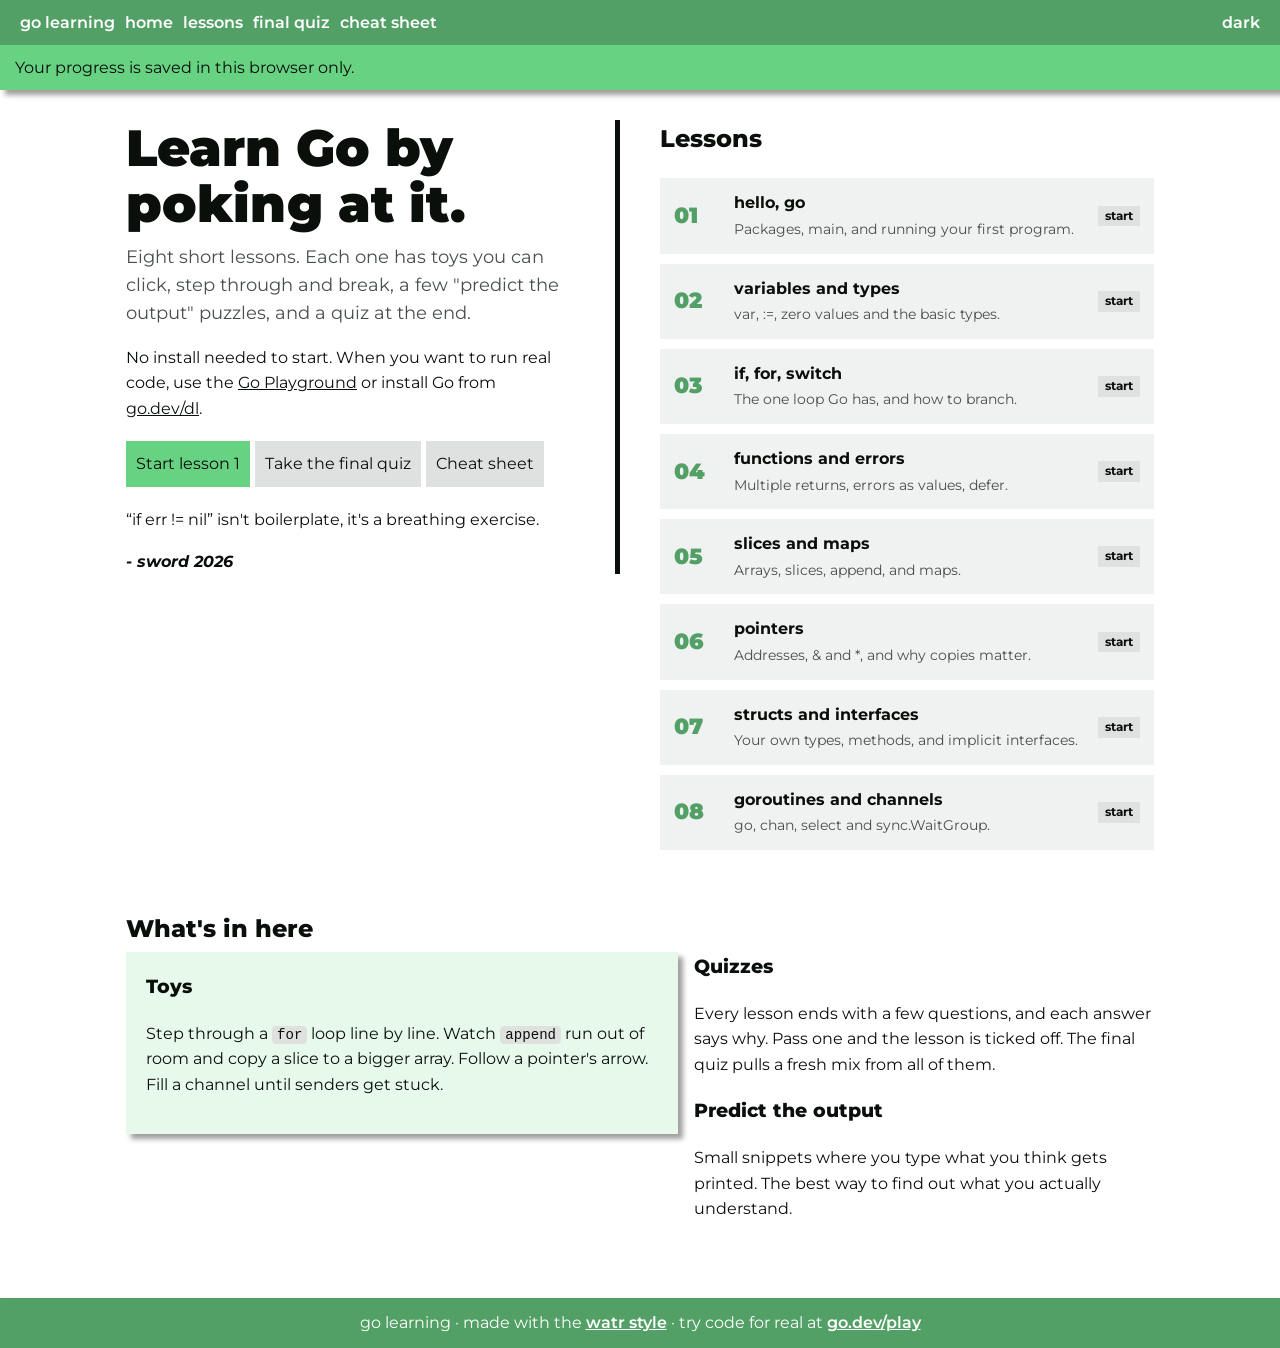
<file: index.html>
<!DOCTYPE html>
<html lang="en">
<head>
<meta charset="UTF-8">
<meta name="viewport" content="width=device-width, initial-scale=1.0, viewport-fit=cover">
<title>go learning</title>
<meta name="description" content="Learn Go with short lessons, quizzes and interactive animations: slices, pointers, interfaces, goroutines and more.">
<link rel="icon" href="kit/assets/WatrLabsIcon.png">
<link rel="stylesheet" href="kit/watr.css">
<link rel="stylesheet" href="css/site.css">
<script>try { var t = JSON.parse(localStorage.getItem("golearn:theme")); if (t) document.documentElement.dataset.theme = t; } catch (e) {}</script>
</head>
<body>
<nav class="watr-bar" aria-label="site">
    <a href="index.html" class="watr-bar__home">go learning</a>
    <button type="button" class="watr-bar__toggle">menu</button>
    <div class="watr-bar__links">
        <div class="watr-bar__group">
            <a href="index.html">home</a>
            <a href="basics.html">lessons</a>
            <a href="quiz.html">final quiz</a>
            <a href="cheatsheet.html">cheat sheet</a>
        </div>
        <div class="watr-bar__group">
            <button type="button" class="theme-btn" data-theme-toggle>dark</button>
        </div>
    </div>
</nav>
<div class="watr-strip watr-strip--info"><p>Your progress is saved in this browser only.</p></div>

<main class="page hero">
    <div class="watr-split">
        <div class="watr-split__aside">
            <h1>Learn Go by poking at it.</h1>
            <p class="lede">Eight short lessons. Each one has toys you can click, step through and break, a few "predict the output" puzzles, and a quiz at the end.</p>
            <p>No install needed to start. When you want to run real code, use the <a href="https://go.dev/play/">Go Playground</a> or install Go from <a href="https://go.dev/dl/">go.dev/dl</a>.</p>
            <div class="watr-row" style="flex-wrap:wrap;margin:20px 0">
                <a class="watr-btn" href="basics.html">Start lesson 1</a>
                <a class="watr-btn watr-btn--quiet" href="quiz.html">Take the final quiz</a>
                <a class="watr-btn watr-btn--quiet" href="cheatsheet.html">Cheat sheet</a>
            </div>
            <blockquote class="watr-quote">
                <p>&ldquo;if err != nil&rdquo; isn't boilerplate, it's a breathing exercise.</p>
                <cite>sword 2026</cite>
            </blockquote>
        </div>
        <div class="watr-split__main">
            <h2>Lessons</h2>
            <ol class="path" data-path></ol>
        </div>
    </div>

    <section id="what">
        <h2>What's in here</h2>
        <div class="toy__grid">
            <div class="watr-panel">
                <h3 style="margin-top:0">Toys</h3>
                <p>Step through a <code>for</code> loop line by line. Watch <code>append</code> run out of room and copy a slice to a bigger array. Follow a pointer's arrow. Fill a channel until senders get stuck.</p>
            </div>
            <div>
                <h3 style="margin-top:0">Quizzes</h3>
                <p>Every lesson ends with a few questions, and each answer says why. Pass one and the lesson is ticked off. The final quiz pulls a fresh mix from all of them.</p>
                <h3>Predict the output</h3>
                <p>Small snippets where you type what you think gets printed. The best way to find out what you actually understand.</p>
            </div>
        </div>
    </section>
</main>

<footer class="watr-footer"><p>go learning · made with the <a href="https://github.com/WatrLabs/watr-style">watr style</a> · try code for real at <a href="https://go.dev/play/">go.dev/play</a></p></footer>

<script src="kit/watr.js"></script>
<script src="js/quizzes.js"></script>
<script src="js/site.js"></script>
</body>
</html>
</file>
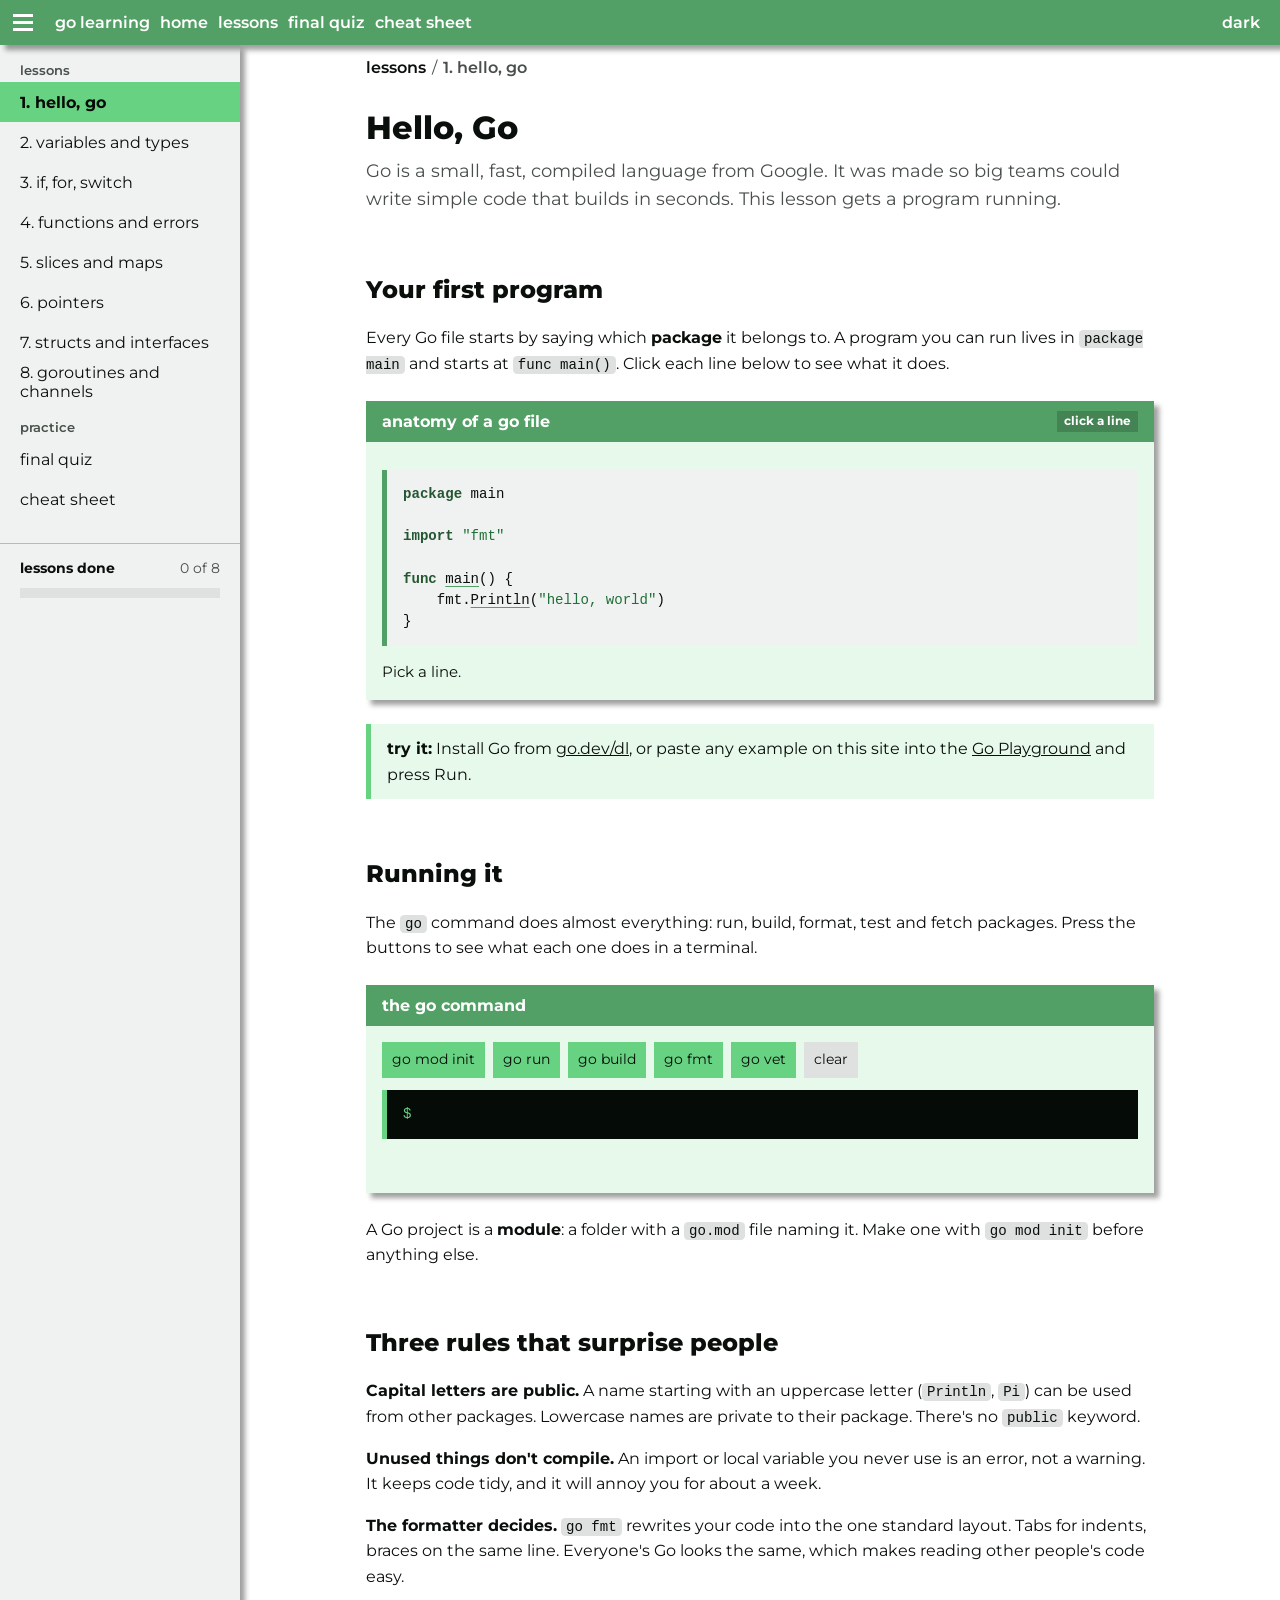
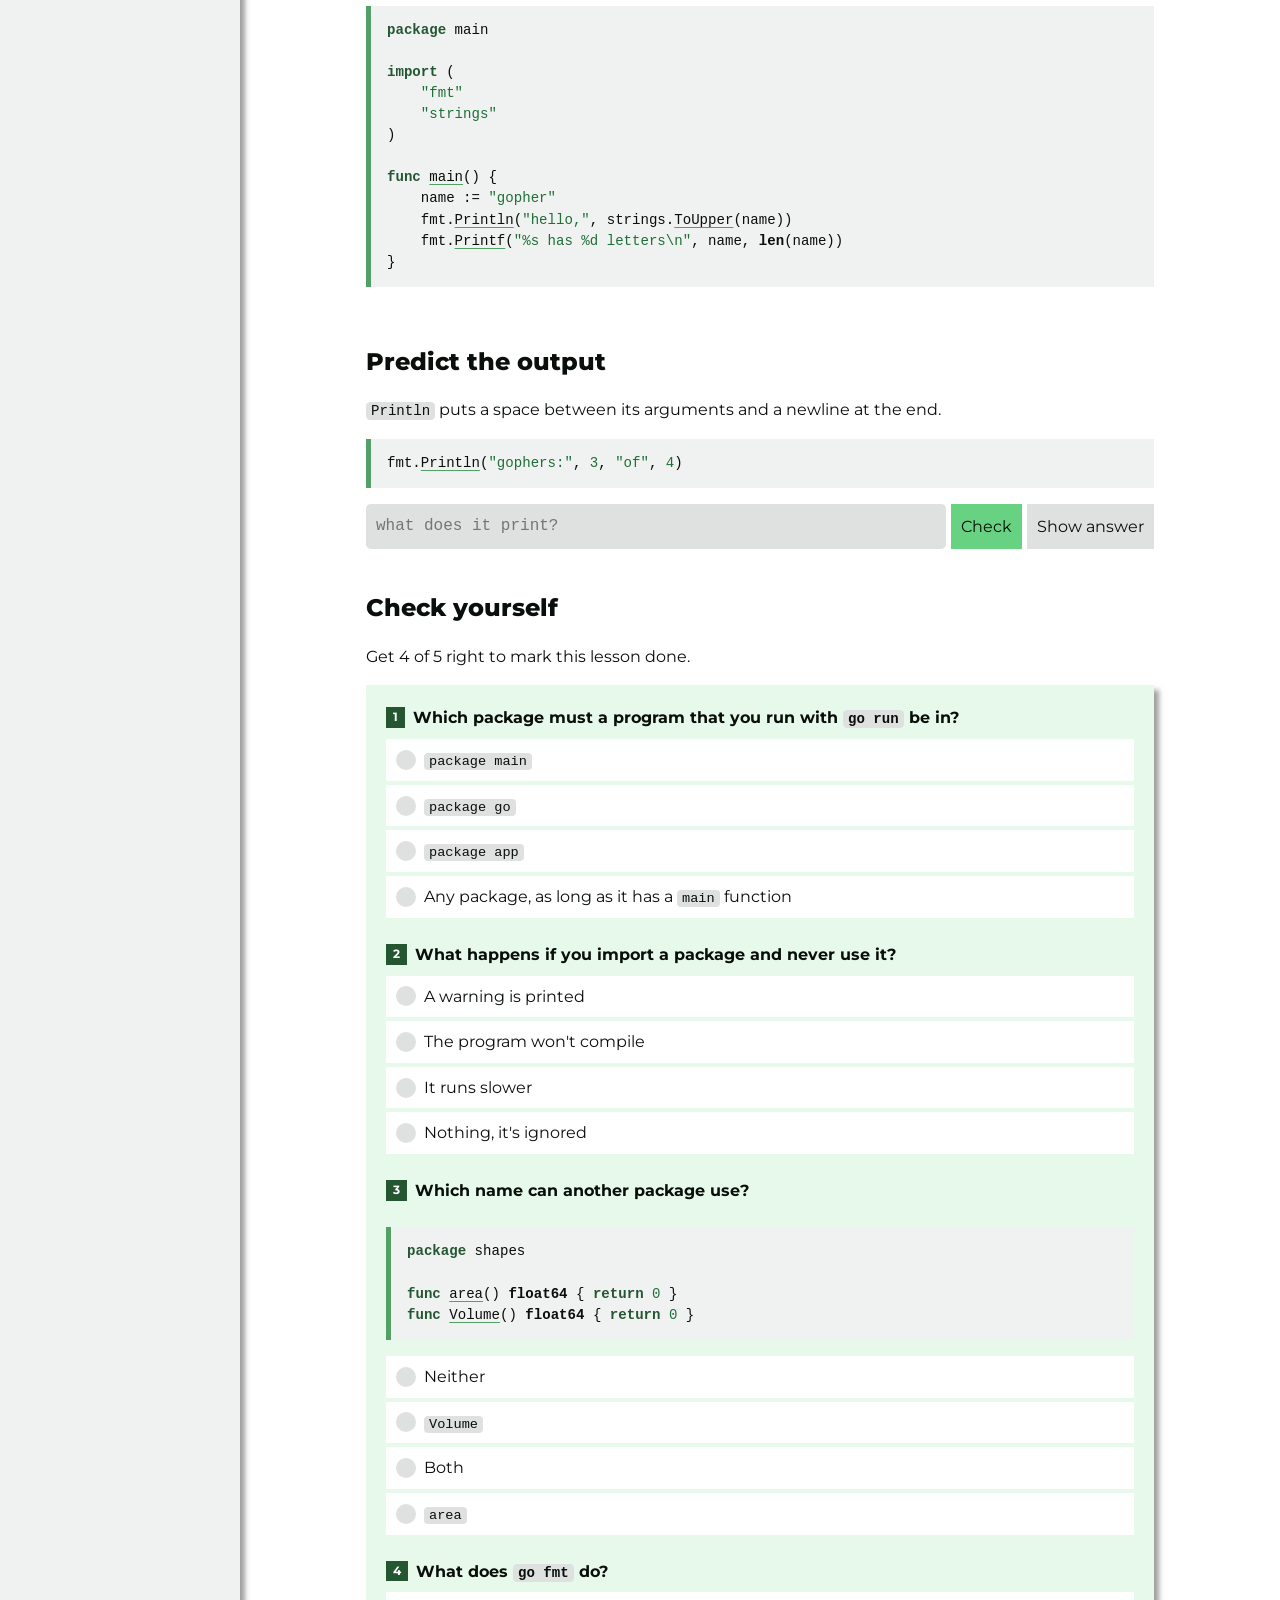
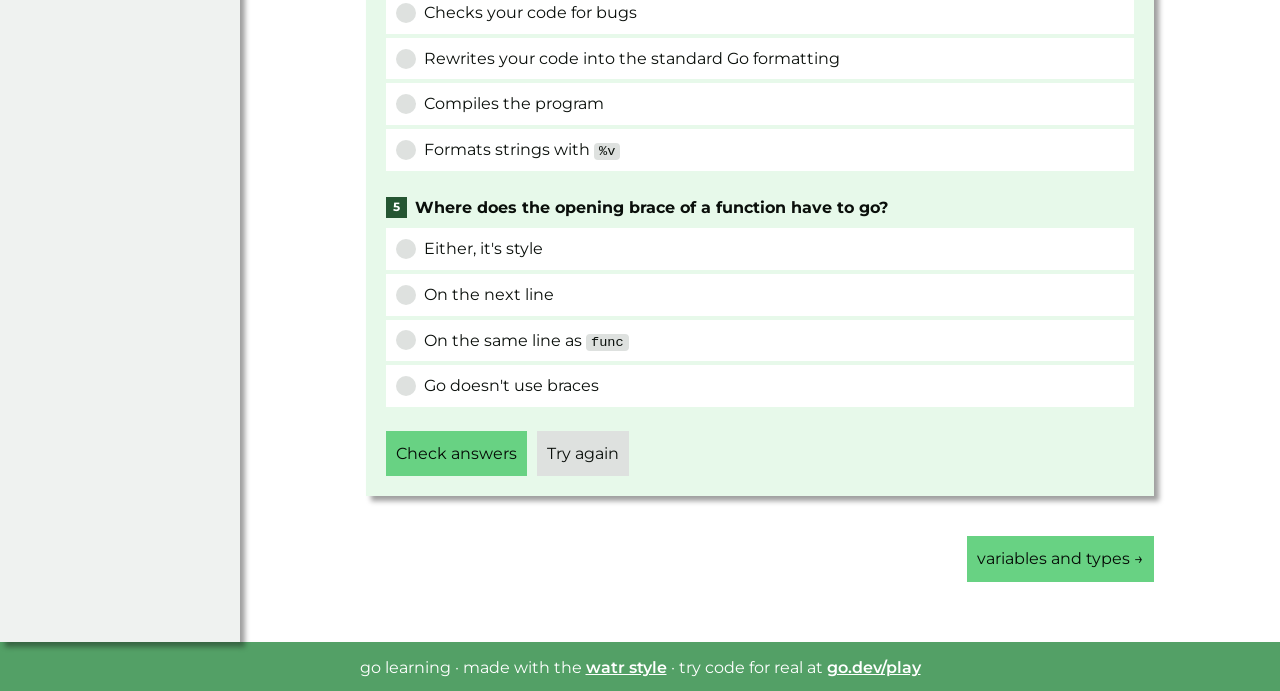
<file: basics.html>
<!DOCTYPE html>
<html lang="en">
<head>
<meta charset="UTF-8">
<meta name="viewport" content="width=device-width, initial-scale=1.0, viewport-fit=cover">
<title>hello, go · go learning</title>
<meta name="description" content="Lesson 1: packages, func main, imports, and running your first Go program.">
<link rel="icon" href="kit/assets/WatrLabsIcon.png">
<link rel="stylesheet" href="kit/watr.css">
<link rel="stylesheet" href="css/site.css">
<script>try { var t = JSON.parse(localStorage.getItem("golearn:theme")); if (t) document.documentElement.dataset.theme = t; } catch (e) {}</script>
</head>
<body>
<nav class="watr-bar" aria-label="site">
    <button type="button" class="watr-burger" data-watr-shell="shell" aria-controls="side" aria-label="lessons"></button>
    <a href="index.html" class="watr-bar__home">go learning</a>
    <button type="button" class="watr-bar__toggle">menu</button>
    <div class="watr-bar__links">
        <div class="watr-bar__group">
            <a href="index.html">home</a>
            <a href="basics.html">lessons</a>
            <a href="quiz.html">final quiz</a>
            <a href="cheatsheet.html">cheat sheet</a>
        </div>
        <div class="watr-bar__group">
            <button type="button" class="theme-btn" data-theme-toggle>dark</button>
        </div>
    </div>
</nav>

<div class="watr-shell" id="shell">
    <aside class="watr-side" id="side" aria-label="lessons">
        <div class="watr-side__inner">
            <div>
                <h2 class="watr-side__label">lessons</h2>
                <nav class="watr-side__nav" data-lesson-nav></nav>
            </div>
            <div data-side-extra>
                <h2 class="watr-side__label">practice</h2>
                <nav class="watr-side__nav">
                    <a href="quiz.html">final quiz</a>
                    <a href="cheatsheet.html">cheat sheet</a>
                </nav>
            </div>
            <div class="watr-side__foot">
                <div>
                    <div class="side-meter"><b>lessons done</b><span class="muted" data-progress-text>0 of 8</span></div>
                    <progress class="watr-progress" data-progress value="0" max="8" aria-label="lessons done"></progress>
                </div>
            </div>
        </div>
    </aside>

    <main class="watr-shell__main">
    <div class="page">
<ol class="watr-crumbs">
    <li><a href="index.html">lessons</a></li>
    <li aria-current="page">1. hello, go</li>
</ol>

<h1>Hello, Go</h1>
<p class="lede">Go is a small, fast, compiled language from Google. It was made so big teams could write simple code that builds in seconds. This lesson gets a program running.</p>

<section id="first">
    <h2>Your first program</h2>
    <p>Every Go file starts by saying which <b>package</b> it belongs to. A program you can run lives in <code>package main</code> and starts at <code>func main()</code>. Click each line below to see what it does.</p>

    <div class="toy" id="anatomy">
        <div class="toy__head">anatomy of a go file <span class="watr-tag">click a line</span></div>
        <div class="toy__body">
            <pre class="go" data-lines>
                package main

                import "fmt"

                func main() {
                    fmt.Println("hello, world")
                }
            </pre>
            <p class="toy__note" aria-live="polite">Pick a line.</p>
        </div>
    </div>

    <div class="tip">
        <p><b>try it:</b> Install Go from <a href="https://go.dev/dl/">go.dev/dl</a>, or paste any example on this site into the <a href="https://go.dev/play/">Go Playground</a> and press Run.</p>
    </div>
</section>

<section id="running">
    <h2>Running it</h2>
    <p>The <code>go</code> command does almost everything: run, build, format, test and fetch packages. Press the buttons to see what each one does in a terminal.</p>

    <div class="toy" id="terminal">
        <div class="toy__head">the go command</div>
        <div class="toy__body">
            <div class="toy__controls">
                <button type="button" class="watr-btn watr-btn--small" data-cmd="init">go mod init</button>
                <button type="button" class="watr-btn watr-btn--small" data-cmd="run">go run</button>
                <button type="button" class="watr-btn watr-btn--small" data-cmd="build">go build</button>
                <button type="button" class="watr-btn watr-btn--small" data-cmd="fmt">go fmt</button>
                <button type="button" class="watr-btn watr-btn--small" data-cmd="vet">go vet</button>
                <button type="button" class="watr-btn watr-btn--quiet watr-btn--small" data-cmd="clear">clear</button>
            </div>
            <pre class="term" aria-live="polite"><span class="prompt">$ </span></pre>
            <p class="toy__note"></p>
        </div>
    </div>

    <p>A Go project is a <b>module</b>: a folder with a <code>go.mod</code> file naming it. Make one with <code>go mod init</code> before anything else.</p>
</section>

<section id="rules">
    <h2>Three rules that surprise people</h2>
    <p><b>Capital letters are public.</b> A name starting with an uppercase letter (<code>Println</code>, <code>Pi</code>) can be used from other packages. Lowercase names are private to their package. There's no <code>public</code> keyword.</p>
    <p><b>Unused things don't compile.</b> An import or local variable you never use is an error, not a warning. It keeps code tidy, and it will annoy you for about a week.</p>
    <p><b>The formatter decides.</b> <code>go fmt</code> rewrites your code into the one standard layout. Tabs for indents, braces on the same line. Everyone's Go looks the same, which makes reading other people's code easy.</p>

    <pre class="go">
        package main

        import (
            "fmt"
            "strings"
        )

        func main() {
            name := "gopher"
            fmt.Println("hello,", strings.ToUpper(name))
            fmt.Printf("%s has %d letters\n", name, len(name))
        }
    </pre>
</section>

<section id="predict">
    <h2>Predict the output</h2>
    <p><code>Println</code> puts a space between its arguments and a newline at the end.</p>
    <div class="predict" data-answer="gophers: 3 of 4" data-why=" Println adds a space between every argument, numbers included.">
        <pre class="go">fmt.Println("gophers:", 3, "of", 4)</pre>
    </div>
</section>

<section id="quiz">
    <h2>Check yourself</h2>
    <p>Get 4 of 5 right to mark this lesson done.</p>
    <div data-quiz="basics"></div>
</section>

<nav class="lesson-nav" data-lesson-steps aria-label="lessons"></nav>

    </div>
    </main>
</div>

<footer class="watr-footer"><p>go learning · made with the <a href="https://github.com/WatrLabs/watr-style">watr style</a> · try code for real at <a href="https://go.dev/play/">go.dev/play</a></p></footer>

<script src="kit/watr.js"></script>
<script src="js/quizzes.js"></script>
<script src="js/site.js"></script>
<script src="js/toys/basics.js"></script>
</body>
</html>
</file>
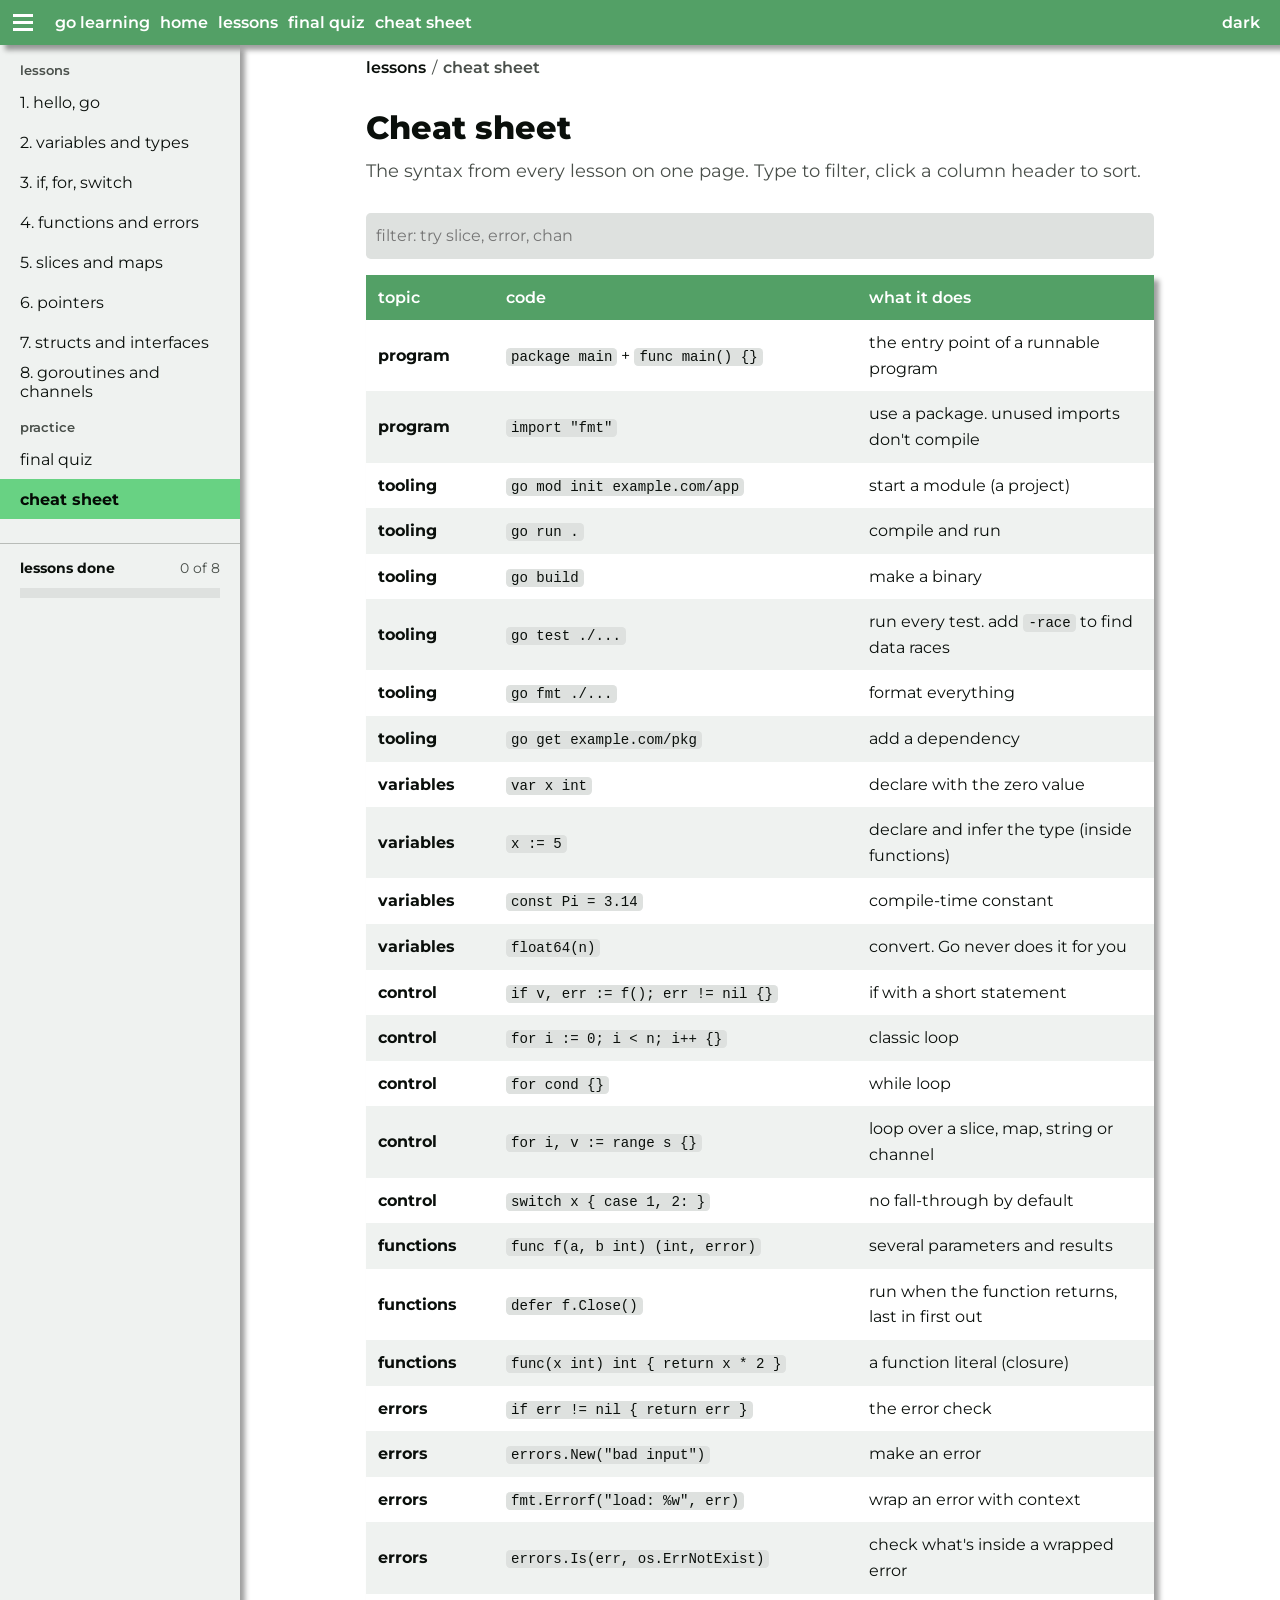
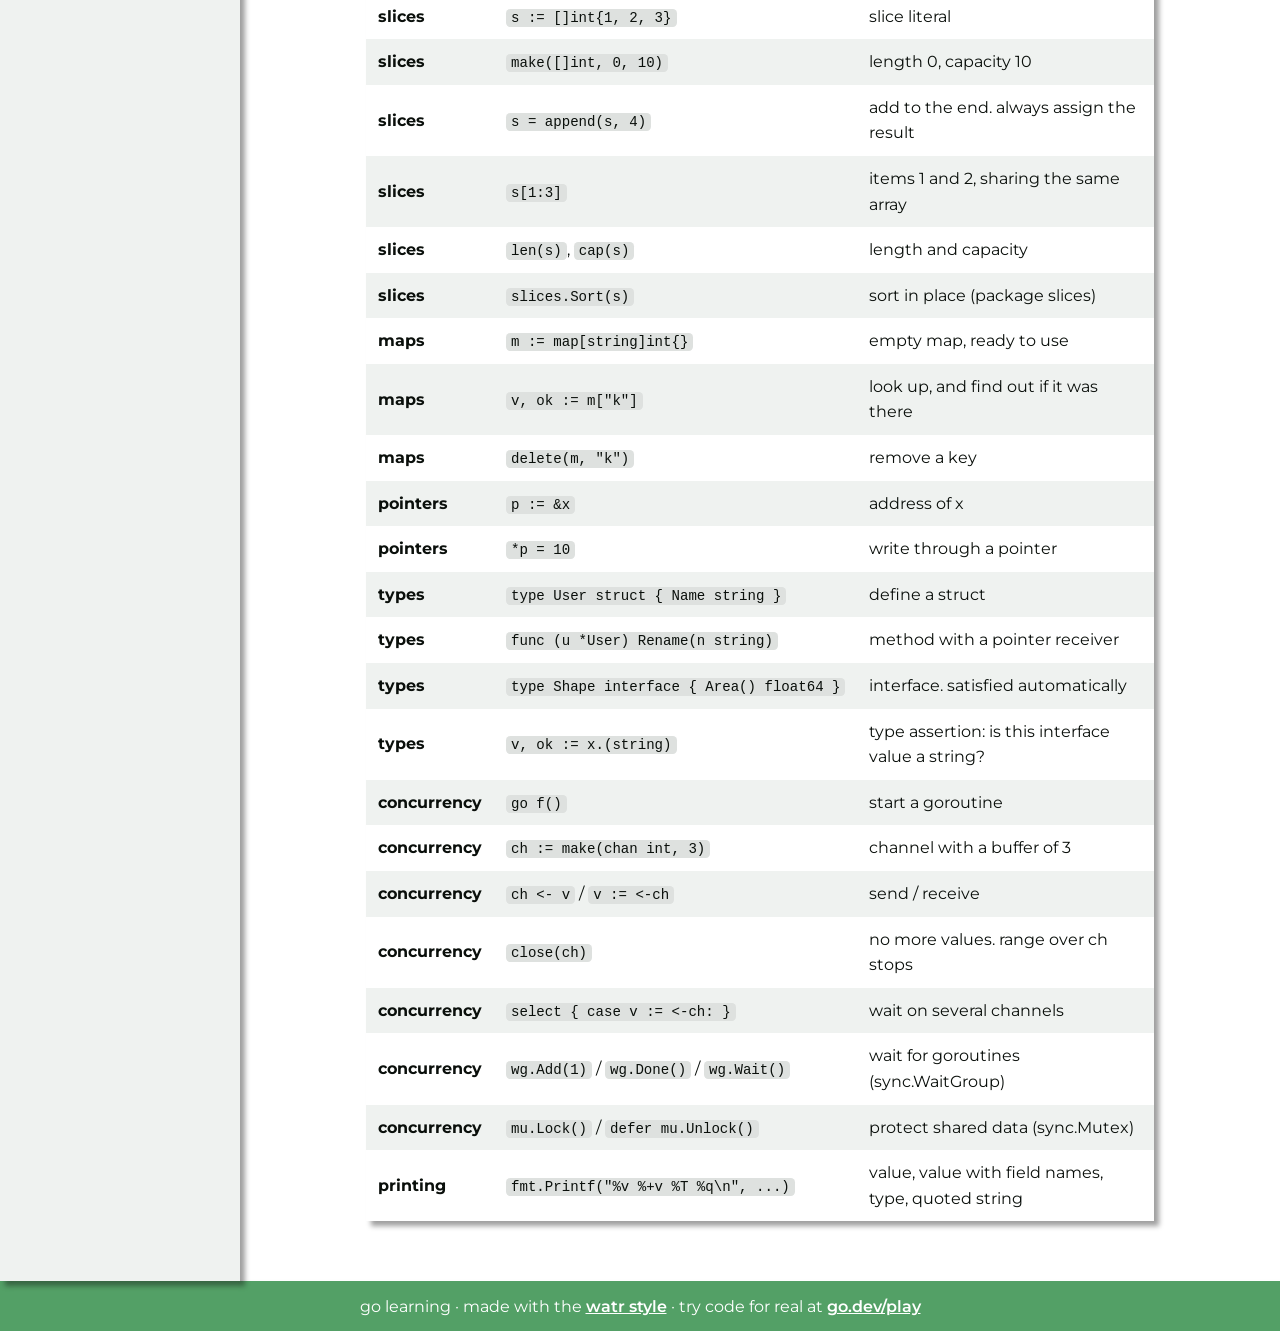
<file: cheatsheet.html>
<!DOCTYPE html>
<html lang="en">
<head>
<meta charset="UTF-8">
<meta name="viewport" content="width=device-width, initial-scale=1.0, viewport-fit=cover">
<title>cheat sheet · go learning</title>
<meta name="description" content="Go syntax on one page. Filter it, sort it, keep it open in a tab.">
<link rel="icon" href="kit/assets/WatrLabsIcon.png">
<link rel="stylesheet" href="kit/watr.css">
<link rel="stylesheet" href="css/site.css">
<script>try { var t = JSON.parse(localStorage.getItem("golearn:theme")); if (t) document.documentElement.dataset.theme = t; } catch (e) {}</script>
</head>
<body>
<nav class="watr-bar" aria-label="site">
    <button type="button" class="watr-burger" data-watr-shell="shell" aria-controls="side" aria-label="lessons"></button>
    <a href="index.html" class="watr-bar__home">go learning</a>
    <button type="button" class="watr-bar__toggle">menu</button>
    <div class="watr-bar__links">
        <div class="watr-bar__group">
            <a href="index.html">home</a>
            <a href="basics.html">lessons</a>
            <a href="quiz.html">final quiz</a>
            <a href="cheatsheet.html">cheat sheet</a>
        </div>
        <div class="watr-bar__group">
            <button type="button" class="theme-btn" data-theme-toggle>dark</button>
        </div>
    </div>
</nav>

<div class="watr-shell" id="shell">
    <aside class="watr-side" id="side" aria-label="lessons">
        <div class="watr-side__inner">
            <div>
                <h2 class="watr-side__label">lessons</h2>
                <nav class="watr-side__nav" data-lesson-nav></nav>
            </div>
            <div data-side-extra>
                <h2 class="watr-side__label">practice</h2>
                <nav class="watr-side__nav">
                    <a href="quiz.html">final quiz</a>
                    <a href="cheatsheet.html">cheat sheet</a>
                </nav>
            </div>
            <div class="watr-side__foot">
                <div>
                    <div class="side-meter"><b>lessons done</b><span class="muted" data-progress-text>0 of 8</span></div>
                    <progress class="watr-progress" data-progress value="0" max="8" aria-label="lessons done"></progress>
                </div>
            </div>
        </div>
    </aside>

    <main class="watr-shell__main">
    <div class="page">
<ol class="watr-crumbs">
    <li><a href="index.html">lessons</a></li>
    <li aria-current="page">cheat sheet</li>
</ol>

<h1>Cheat sheet</h1>
<p class="lede">The syntax from every lesson on one page. Type to filter, click a column header to sort.</p>

<input type="search" class="sheet-filter" id="sheet-filter" placeholder="filter: try slice, error, chan" aria-label="filter the cheat sheet">

<div class="watr-table-wrap">
    <table class="watr-table watr-table--stack" id="sheet">
        <thead>
            <tr><th><button type="button">topic</button></th><th>code</th><th>what it does</th></tr>
        </thead>
        <tbody>
            <tr><td class="is-main">program</td><td><code>package main</code> + <code>func main() {}</code></td><td>the entry point of a runnable program</td></tr>
            <tr><td class="is-main">program</td><td><code>import "fmt"</code></td><td>use a package. unused imports don't compile</td></tr>
            <tr><td class="is-main">tooling</td><td><code>go mod init example.com/app</code></td><td>start a module (a project)</td></tr>
            <tr><td class="is-main">tooling</td><td><code>go run .</code></td><td>compile and run</td></tr>
            <tr><td class="is-main">tooling</td><td><code>go build</code></td><td>make a binary</td></tr>
            <tr><td class="is-main">tooling</td><td><code>go test ./...</code></td><td>run every test. add <code>-race</code> to find data races</td></tr>
            <tr><td class="is-main">tooling</td><td><code>go fmt ./...</code></td><td>format everything</td></tr>
            <tr><td class="is-main">tooling</td><td><code>go get example.com/pkg</code></td><td>add a dependency</td></tr>
            <tr><td class="is-main">variables</td><td><code>var x int</code></td><td>declare with the zero value</td></tr>
            <tr><td class="is-main">variables</td><td><code>x := 5</code></td><td>declare and infer the type (inside functions)</td></tr>
            <tr><td class="is-main">variables</td><td><code>const Pi = 3.14</code></td><td>compile-time constant</td></tr>
            <tr><td class="is-main">variables</td><td><code>float64(n)</code></td><td>convert. Go never does it for you</td></tr>
            <tr><td class="is-main">control</td><td><code>if v, err := f(); err != nil {}</code></td><td>if with a short statement</td></tr>
            <tr><td class="is-main">control</td><td><code>for i := 0; i &lt; n; i++ {}</code></td><td>classic loop</td></tr>
            <tr><td class="is-main">control</td><td><code>for cond {}</code></td><td>while loop</td></tr>
            <tr><td class="is-main">control</td><td><code>for i, v := range s {}</code></td><td>loop over a slice, map, string or channel</td></tr>
            <tr><td class="is-main">control</td><td><code>switch x { case 1, 2: }</code></td><td>no fall-through by default</td></tr>
            <tr><td class="is-main">functions</td><td><code>func f(a, b int) (int, error)</code></td><td>several parameters and results</td></tr>
            <tr><td class="is-main">functions</td><td><code>defer f.Close()</code></td><td>run when the function returns, last in first out</td></tr>
            <tr><td class="is-main">functions</td><td><code>func(x int) int { return x * 2 }</code></td><td>a function literal (closure)</td></tr>
            <tr><td class="is-main">errors</td><td><code>if err != nil { return err }</code></td><td>the error check</td></tr>
            <tr><td class="is-main">errors</td><td><code>errors.New("bad input")</code></td><td>make an error</td></tr>
            <tr><td class="is-main">errors</td><td><code>fmt.Errorf("load: %w", err)</code></td><td>wrap an error with context</td></tr>
            <tr><td class="is-main">errors</td><td><code>errors.Is(err, os.ErrNotExist)</code></td><td>check what's inside a wrapped error</td></tr>
            <tr><td class="is-main">slices</td><td><code>s := []int{1, 2, 3}</code></td><td>slice literal</td></tr>
            <tr><td class="is-main">slices</td><td><code>make([]int, 0, 10)</code></td><td>length 0, capacity 10</td></tr>
            <tr><td class="is-main">slices</td><td><code>s = append(s, 4)</code></td><td>add to the end. always assign the result</td></tr>
            <tr><td class="is-main">slices</td><td><code>s[1:3]</code></td><td>items 1 and 2, sharing the same array</td></tr>
            <tr><td class="is-main">slices</td><td><code>len(s)</code>, <code>cap(s)</code></td><td>length and capacity</td></tr>
            <tr><td class="is-main">slices</td><td><code>slices.Sort(s)</code></td><td>sort in place (package slices)</td></tr>
            <tr><td class="is-main">maps</td><td><code>m := map[string]int{}</code></td><td>empty map, ready to use</td></tr>
            <tr><td class="is-main">maps</td><td><code>v, ok := m["k"]</code></td><td>look up, and find out if it was there</td></tr>
            <tr><td class="is-main">maps</td><td><code>delete(m, "k")</code></td><td>remove a key</td></tr>
            <tr><td class="is-main">pointers</td><td><code>p := &amp;x</code></td><td>address of x</td></tr>
            <tr><td class="is-main">pointers</td><td><code>*p = 10</code></td><td>write through a pointer</td></tr>
            <tr><td class="is-main">types</td><td><code>type User struct { Name string }</code></td><td>define a struct</td></tr>
            <tr><td class="is-main">types</td><td><code>func (u *User) Rename(n string)</code></td><td>method with a pointer receiver</td></tr>
            <tr><td class="is-main">types</td><td><code>type Shape interface { Area() float64 }</code></td><td>interface. satisfied automatically</td></tr>
            <tr><td class="is-main">types</td><td><code>v, ok := x.(string)</code></td><td>type assertion: is this interface value a string?</td></tr>
            <tr><td class="is-main">concurrency</td><td><code>go f()</code></td><td>start a goroutine</td></tr>
            <tr><td class="is-main">concurrency</td><td><code>ch := make(chan int, 3)</code></td><td>channel with a buffer of 3</td></tr>
            <tr><td class="is-main">concurrency</td><td><code>ch &lt;- v</code> / <code>v := &lt;-ch</code></td><td>send / receive</td></tr>
            <tr><td class="is-main">concurrency</td><td><code>close(ch)</code></td><td>no more values. range over ch stops</td></tr>
            <tr><td class="is-main">concurrency</td><td><code>select { case v := &lt;-ch: }</code></td><td>wait on several channels</td></tr>
            <tr><td class="is-main">concurrency</td><td><code>wg.Add(1)</code> / <code>wg.Done()</code> / <code>wg.Wait()</code></td><td>wait for goroutines (sync.WaitGroup)</td></tr>
            <tr><td class="is-main">concurrency</td><td><code>mu.Lock()</code> / <code>defer mu.Unlock()</code></td><td>protect shared data (sync.Mutex)</td></tr>
            <tr><td class="is-main">printing</td><td><code>fmt.Printf("%v %+v %T %q\n", ...)</code></td><td>value, value with field names, type, quoted string</td></tr>
        </tbody>
    </table>
</div>
<p class="muted" id="sheet-empty" hidden>Nothing matches that. Try a shorter word.</p>

    </div>
    </main>
</div>

<footer class="watr-footer"><p>go learning · made with the <a href="https://github.com/WatrLabs/watr-style">watr style</a> · try code for real at <a href="https://go.dev/play/">go.dev/play</a></p></footer>

<script src="kit/watr.js"></script>
<script src="js/quizzes.js"></script>
<script src="js/site.js"></script>
<script src="js/toys/sheet.js"></script>
</body>
</html>
</file>
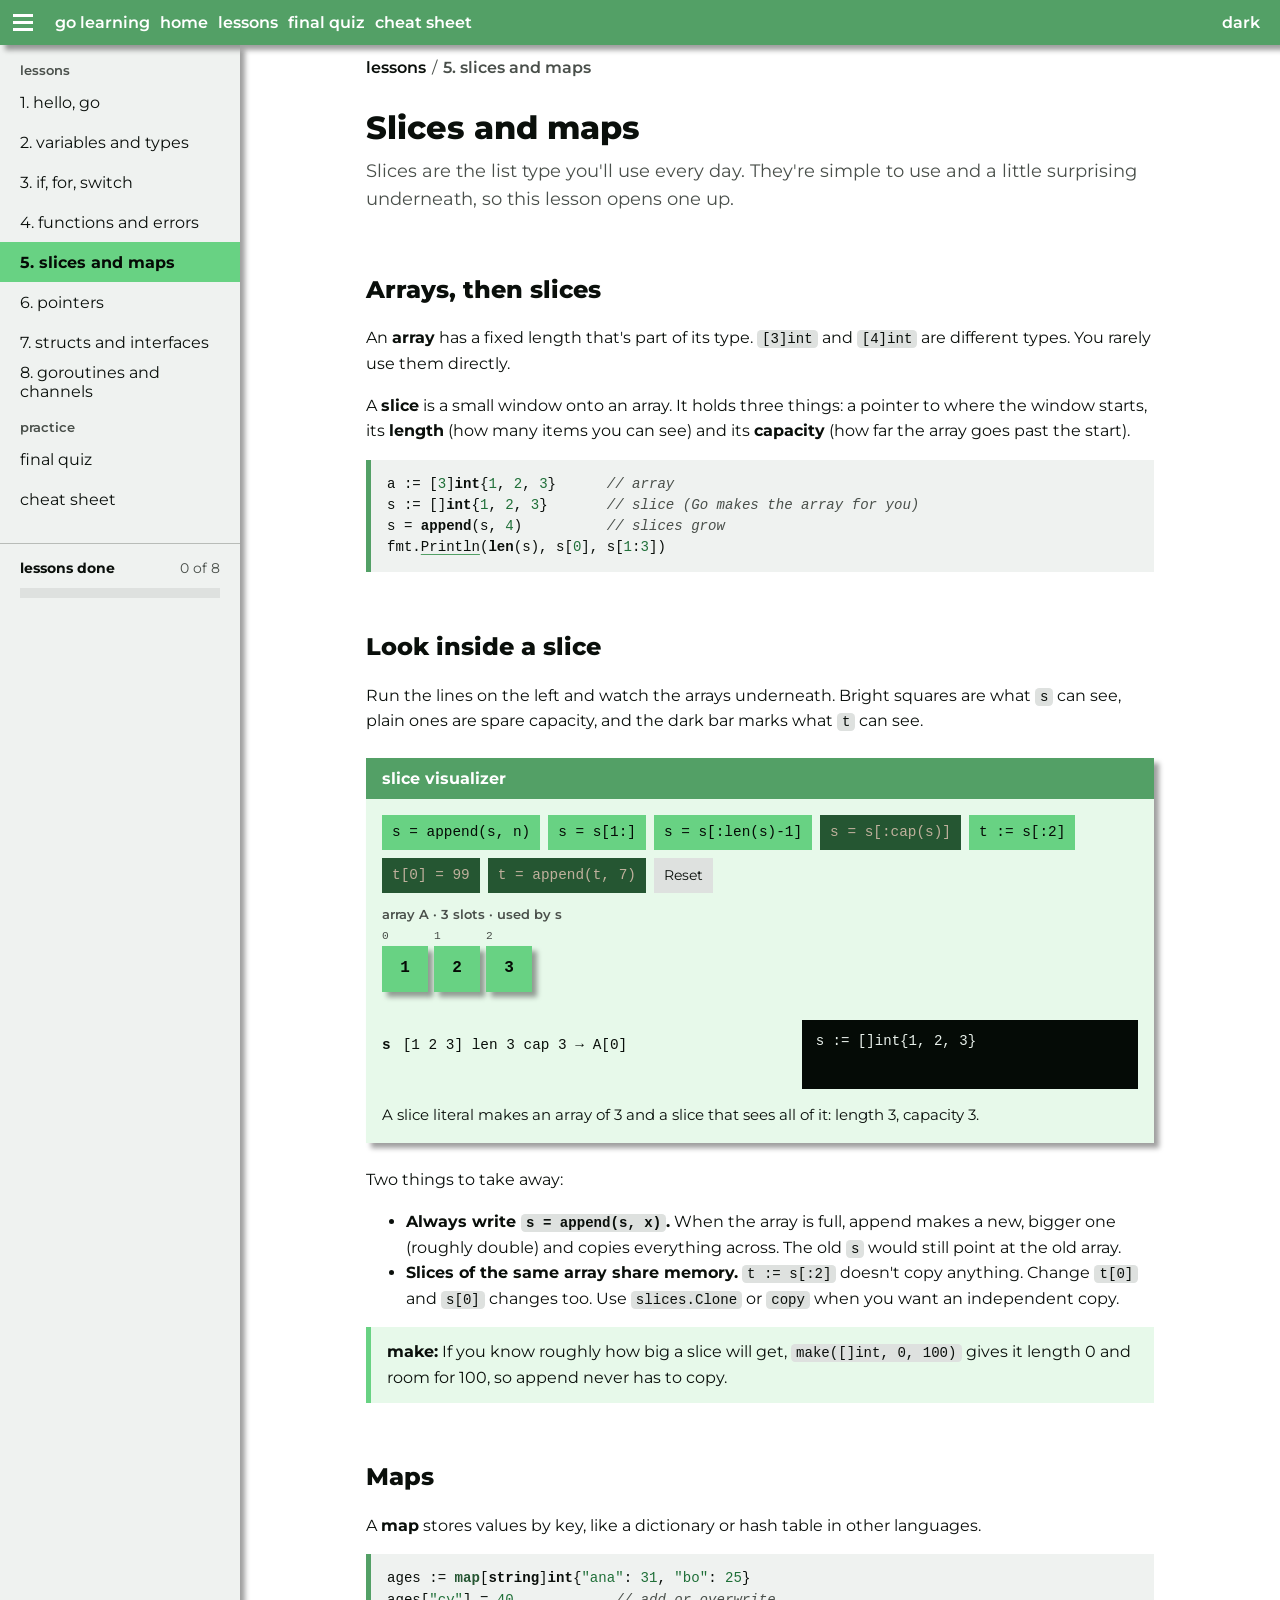
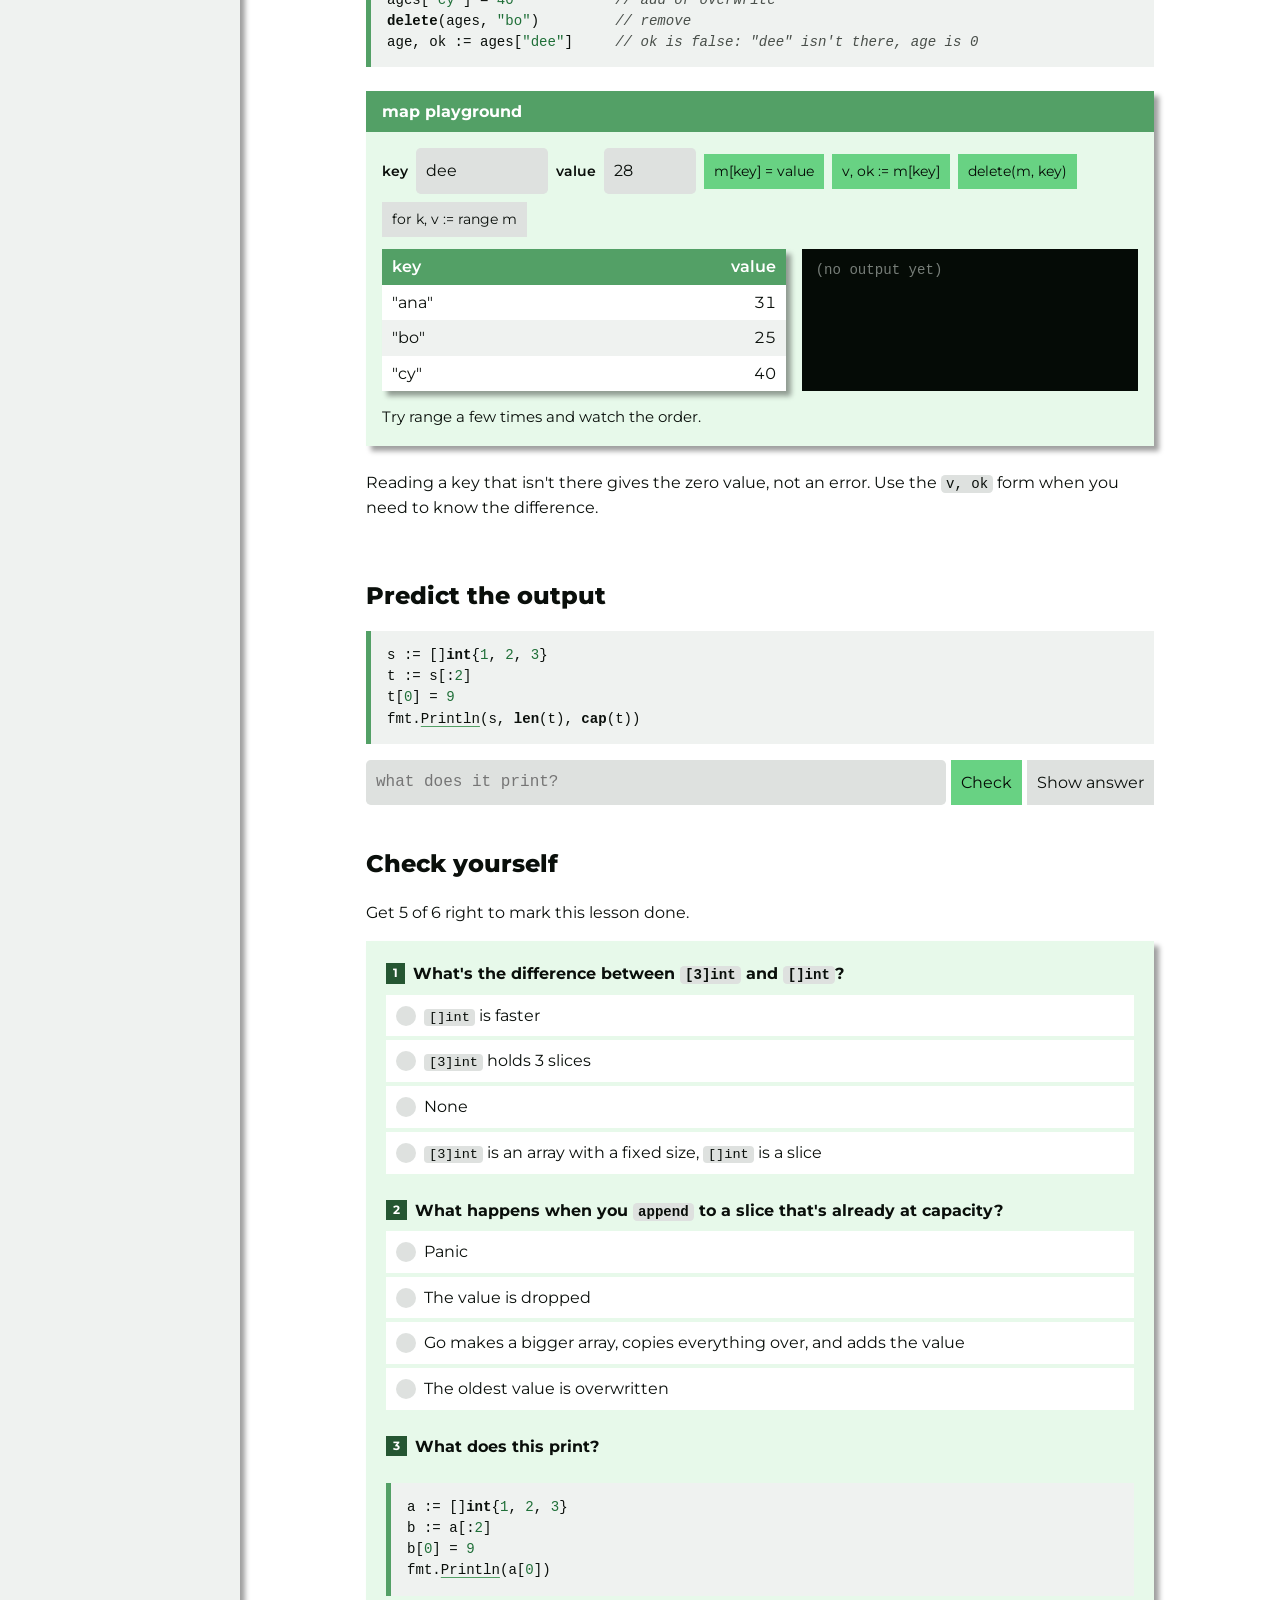
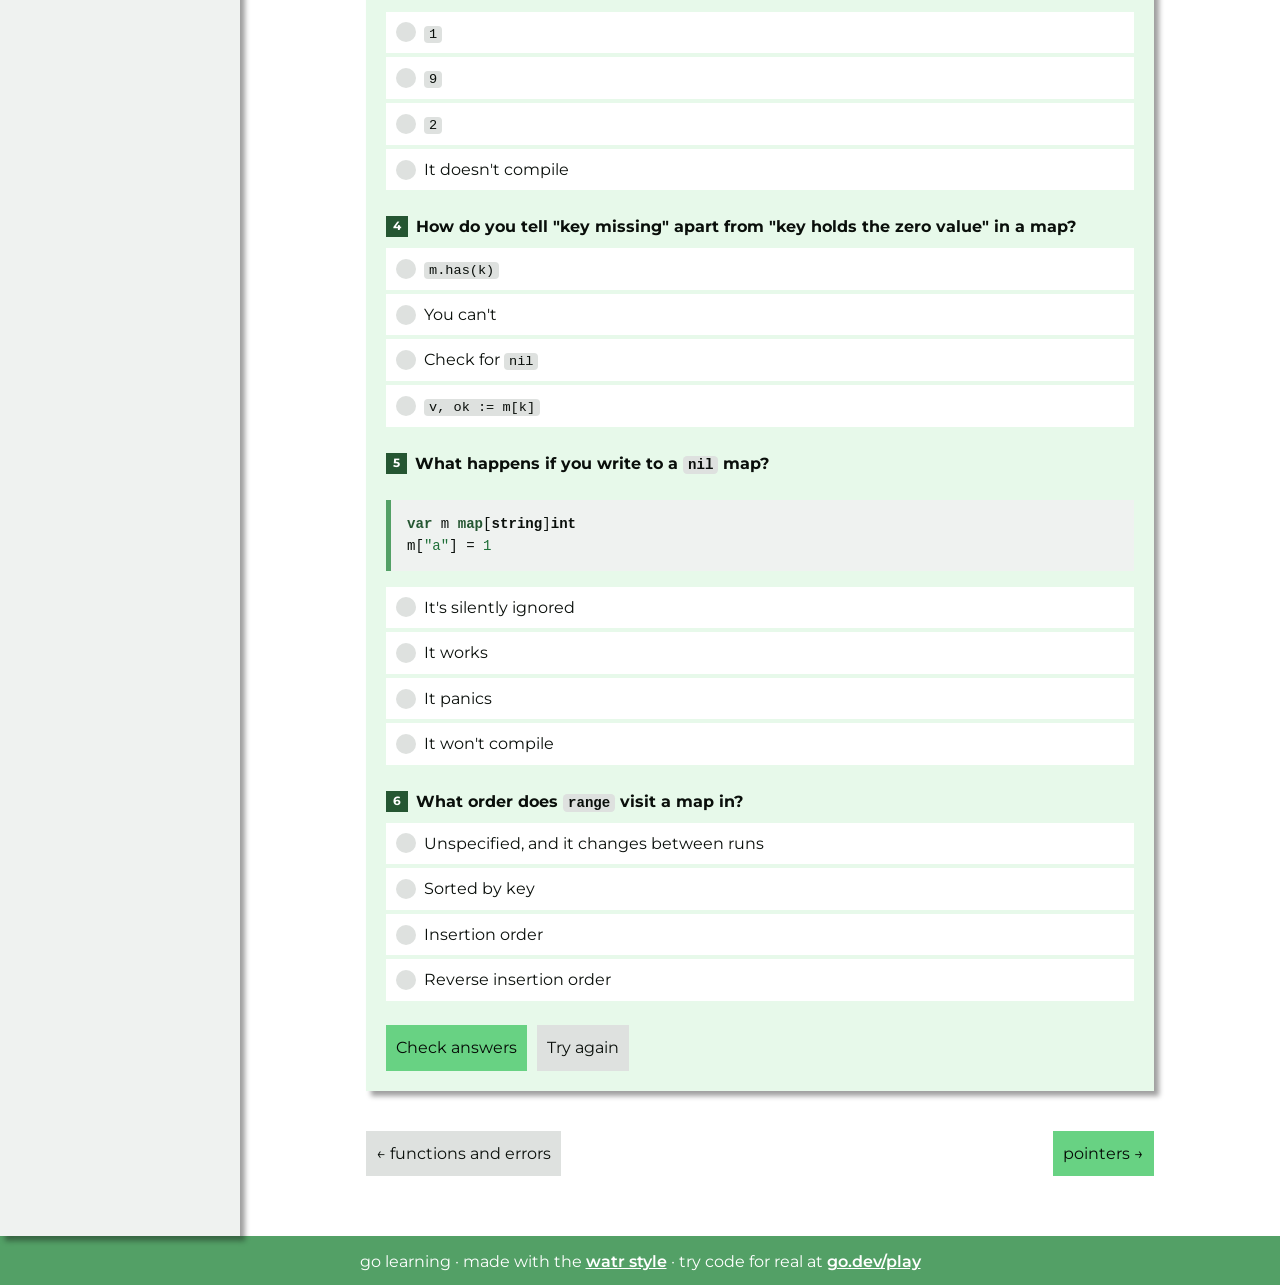
<file: collections.html>
<!DOCTYPE html>
<html lang="en">
<head>
<meta charset="UTF-8">
<meta name="viewport" content="width=device-width, initial-scale=1.0, viewport-fit=cover">
<title>slices and maps · go learning</title>
<meta name="description" content="Lesson 5: arrays, slices, append, length and capacity, and maps, with a live slice visualizer.">
<link rel="icon" href="kit/assets/WatrLabsIcon.png">
<link rel="stylesheet" href="kit/watr.css">
<link rel="stylesheet" href="css/site.css">
<script>try { var t = JSON.parse(localStorage.getItem("golearn:theme")); if (t) document.documentElement.dataset.theme = t; } catch (e) {}</script>
</head>
<body>
<nav class="watr-bar" aria-label="site">
    <button type="button" class="watr-burger" data-watr-shell="shell" aria-controls="side" aria-label="lessons"></button>
    <a href="index.html" class="watr-bar__home">go learning</a>
    <button type="button" class="watr-bar__toggle">menu</button>
    <div class="watr-bar__links">
        <div class="watr-bar__group">
            <a href="index.html">home</a>
            <a href="basics.html">lessons</a>
            <a href="quiz.html">final quiz</a>
            <a href="cheatsheet.html">cheat sheet</a>
        </div>
        <div class="watr-bar__group">
            <button type="button" class="theme-btn" data-theme-toggle>dark</button>
        </div>
    </div>
</nav>

<div class="watr-shell" id="shell">
    <aside class="watr-side" id="side" aria-label="lessons">
        <div class="watr-side__inner">
            <div>
                <h2 class="watr-side__label">lessons</h2>
                <nav class="watr-side__nav" data-lesson-nav></nav>
            </div>
            <div data-side-extra>
                <h2 class="watr-side__label">practice</h2>
                <nav class="watr-side__nav">
                    <a href="quiz.html">final quiz</a>
                    <a href="cheatsheet.html">cheat sheet</a>
                </nav>
            </div>
            <div class="watr-side__foot">
                <div>
                    <div class="side-meter"><b>lessons done</b><span class="muted" data-progress-text>0 of 8</span></div>
                    <progress class="watr-progress" data-progress value="0" max="8" aria-label="lessons done"></progress>
                </div>
            </div>
        </div>
    </aside>

    <main class="watr-shell__main">
    <div class="page">
<ol class="watr-crumbs">
    <li><a href="index.html">lessons</a></li>
    <li aria-current="page">5. slices and maps</li>
</ol>

<h1>Slices and maps</h1>
<p class="lede">Slices are the list type you'll use every day. They're simple to use and a little surprising underneath, so this lesson opens one up.</p>

<section id="arrays">
    <h2>Arrays, then slices</h2>
    <p>An <b>array</b> has a fixed length that's part of its type. <code>[3]int</code> and <code>[4]int</code> are different types. You rarely use them directly.</p>
    <p>A <b>slice</b> is a small window onto an array. It holds three things: a pointer to where the window starts, its <b>length</b> (how many items you can see) and its <b>capacity</b> (how far the array goes past the start).</p>
    <pre class="go">
        a := [3]int{1, 2, 3}      // array
        s := []int{1, 2, 3}       // slice (Go makes the array for you)
        s = append(s, 4)          // slices grow
        fmt.Println(len(s), s[0], s[1:3])
    </pre>
</section>

<section id="viz">
    <h2>Look inside a slice</h2>
    <p>Run the lines on the left and watch the arrays underneath. Bright squares are what <code>s</code> can see, plain ones are spare capacity, and the dark bar marks what <code>t</code> can see.</p>

    <div class="toy" id="slice-toy">
        <div class="toy__head">slice visualizer</div>
        <div class="toy__body">
            <div class="toy__controls" data-slot="ops"></div>
            <div data-slot="arrays" class="arrays" aria-live="polite"></div>
            <div class="toy__grid">
                <dl class="var-table" data-slot="headers"></dl>
                <pre class="out" data-slot="log" aria-label="code you ran"></pre>
            </div>
            <p class="toy__note" aria-live="polite" data-slot="note"></p>
        </div>
    </div>

    <p>Two things to take away:</p>
    <ul>
        <li><b>Always write <code>s = append(s, x)</code>.</b> When the array is full, append makes a new, bigger one (roughly double) and copies everything across. The old <code>s</code> would still point at the old array.</li>
        <li><b>Slices of the same array share memory.</b> <code>t := s[:2]</code> doesn't copy anything. Change <code>t[0]</code> and <code>s[0]</code> changes too. Use <code>slices.Clone</code> or <code>copy</code> when you want an independent copy.</li>
    </ul>
    <div class="tip">
        <p><b>make:</b> If you know roughly how big a slice will get, <code>make([]int, 0, 100)</code> gives it length 0 and room for 100, so append never has to copy.</p>
    </div>
</section>

<section id="maps">
    <h2>Maps</h2>
    <p>A <b>map</b> stores values by key, like a dictionary or hash table in other languages.</p>
    <pre class="go">
        ages := map[string]int{"ana": 31, "bo": 25}
        ages["cy"] = 40            // add or overwrite
        delete(ages, "bo")         // remove
        age, ok := ages["dee"]     // ok is false: "dee" isn't there, age is 0
    </pre>

    <div class="toy" id="map-toy">
        <div class="toy__head">map playground</div>
        <div class="toy__body">
            <form class="toy__controls">
                <label for="map-key">key</label><input id="map-key" value="dee" style="width:7rem" autocomplete="off">
                <label for="map-val">value</label><input id="map-val" type="number" value="28">
                <button type="submit" class="watr-btn watr-btn--small" data-act="set">m[key] = value</button>
                <button type="button" class="watr-btn watr-btn--small" data-act="get">v, ok := m[key]</button>
                <button type="button" class="watr-btn watr-btn--small" data-act="del">delete(m, key)</button>
                <button type="button" class="watr-btn watr-btn--small watr-btn--quiet" data-act="range">for k, v := range m</button>
            </form>
            <div class="toy__grid">
                <div class="watr-table-wrap">
                    <table class="watr-table watr-table--compact"><thead><tr><th>key</th><th class="num">value</th></tr></thead><tbody data-slot="rows"></tbody></table>
                </div>
                <pre class="out" data-slot="out"></pre>
            </div>
            <p class="toy__note" aria-live="polite" data-slot="note">Try range a few times and watch the order.</p>
        </div>
    </div>

    <p>Reading a key that isn't there gives the zero value, not an error. Use the <code>v, ok</code> form when you need to know the difference.</p>
</section>

<section id="predict">
    <h2>Predict the output</h2>
    <div class="predict" data-answer="[9 2 3] 2 3" data-also="[9 2 3]2 3" data-why=" t shares s's array, so t[0] = 9 changes s too. t has length 2 but capacity 3, because the array carries on past t's end.">
        <pre class="go">
            s := []int{1, 2, 3}
            t := s[:2]
            t[0] = 9
            fmt.Println(s, len(t), cap(t))
        </pre>
    </div>
</section>

<section id="quiz">
    <h2>Check yourself</h2>
    <p>Get 5 of 6 right to mark this lesson done.</p>
    <div data-quiz="collections"></div>
</section>

<nav class="lesson-nav" data-lesson-steps aria-label="lessons"></nav>

    </div>
    </main>
</div>

<footer class="watr-footer"><p>go learning · made with the <a href="https://github.com/WatrLabs/watr-style">watr style</a> · try code for real at <a href="https://go.dev/play/">go.dev/play</a></p></footer>

<script src="kit/watr.js"></script>
<script src="js/quizzes.js"></script>
<script src="js/site.js"></script>
<script src="js/toys/collections.js"></script>
</body>
</html>
</file>
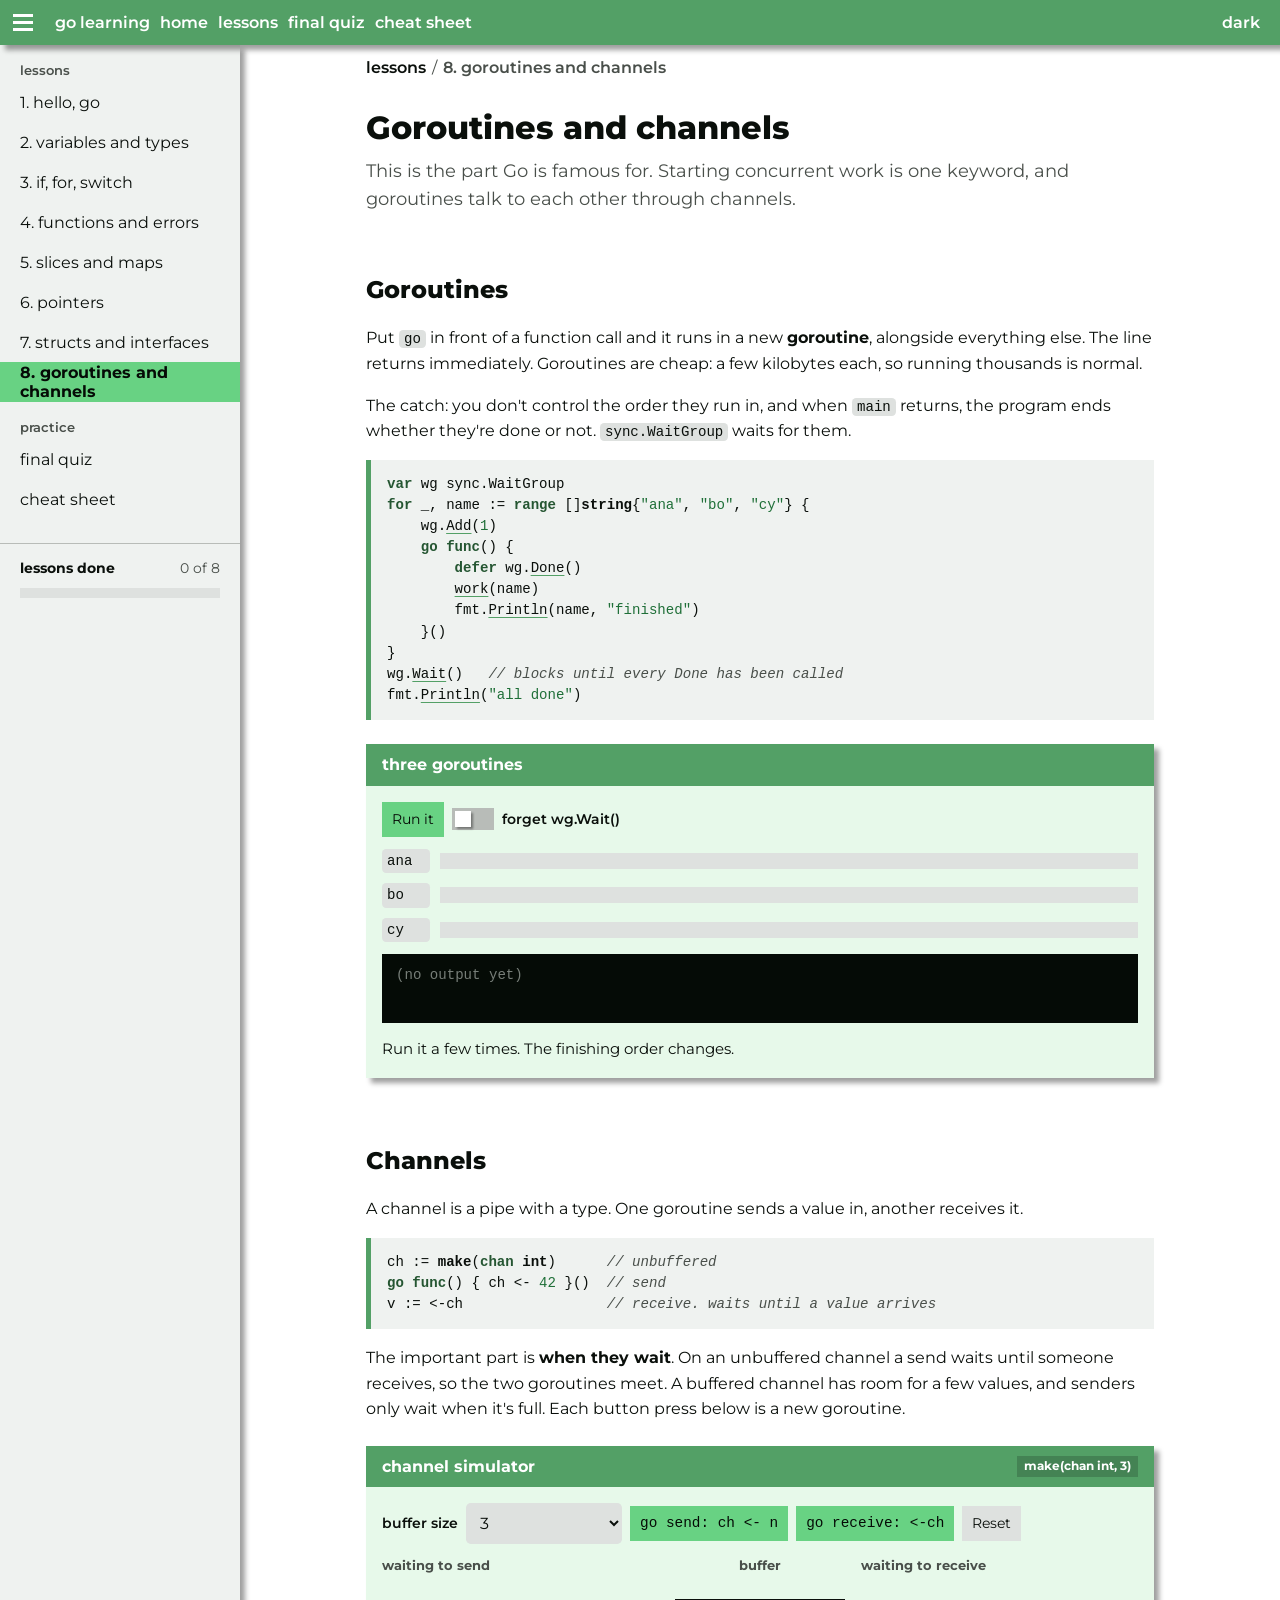
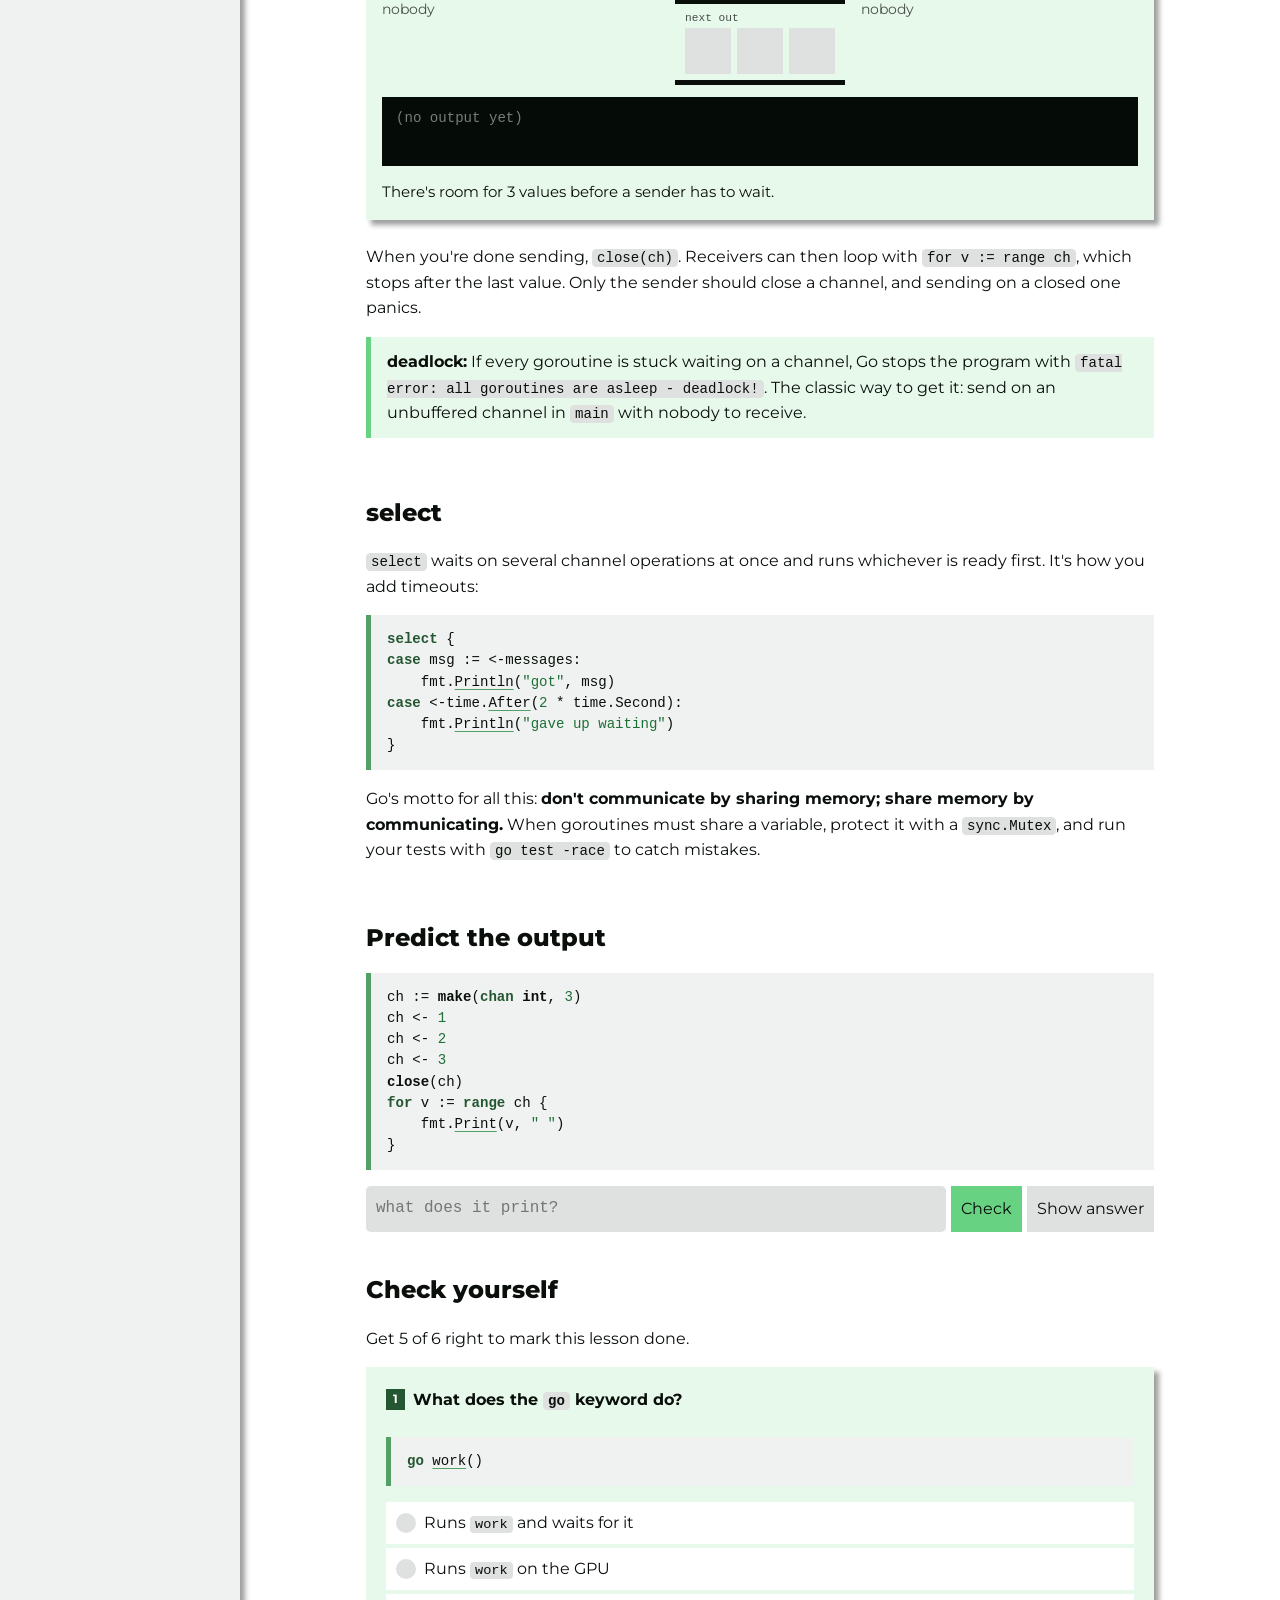
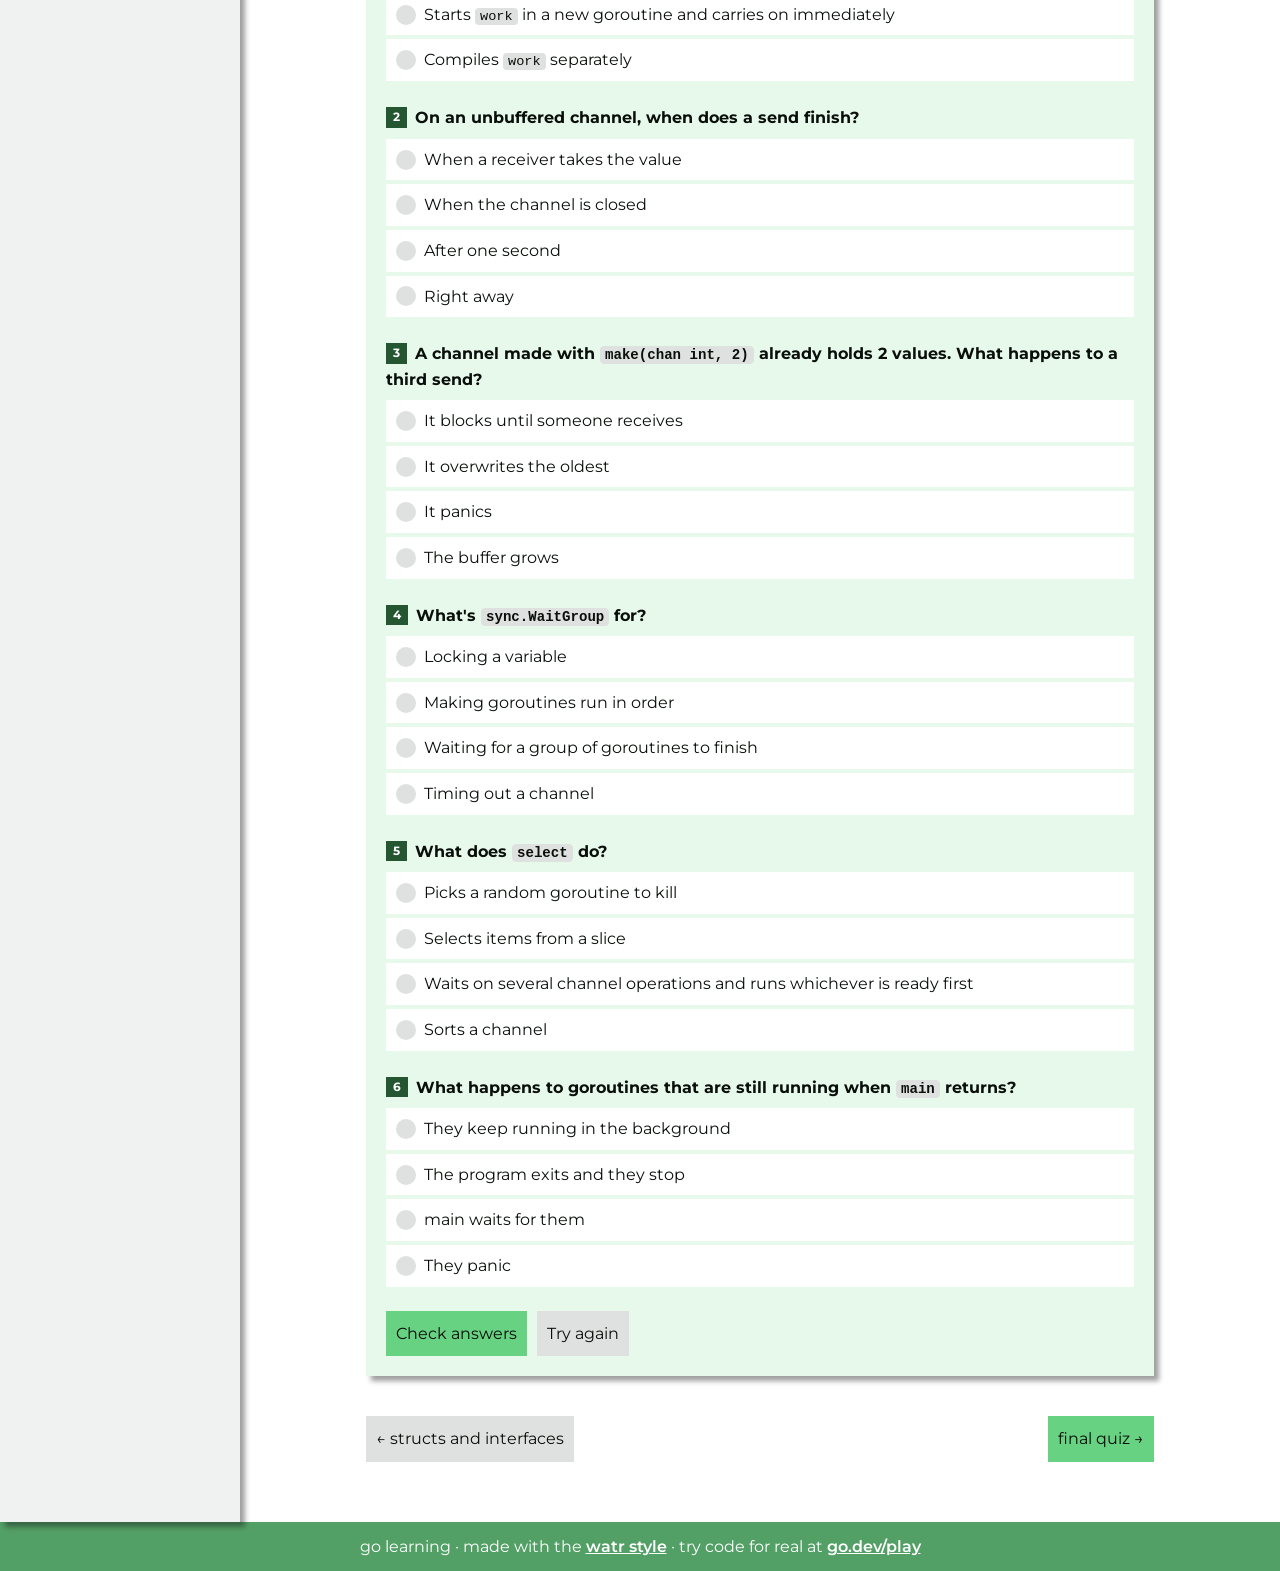
<file: concurrency.html>
<!DOCTYPE html>
<html lang="en">
<head>
<meta charset="UTF-8">
<meta name="viewport" content="width=device-width, initial-scale=1.0, viewport-fit=cover">
<title>goroutines and channels · go learning</title>
<meta name="description" content="Lesson 8: goroutines, channels (buffered and unbuffered), select and sync.WaitGroup, with a channel simulator.">
<link rel="icon" href="kit/assets/WatrLabsIcon.png">
<link rel="stylesheet" href="kit/watr.css">
<link rel="stylesheet" href="css/site.css">
<script>try { var t = JSON.parse(localStorage.getItem("golearn:theme")); if (t) document.documentElement.dataset.theme = t; } catch (e) {}</script>
</head>
<body>
<nav class="watr-bar" aria-label="site">
    <button type="button" class="watr-burger" data-watr-shell="shell" aria-controls="side" aria-label="lessons"></button>
    <a href="index.html" class="watr-bar__home">go learning</a>
    <button type="button" class="watr-bar__toggle">menu</button>
    <div class="watr-bar__links">
        <div class="watr-bar__group">
            <a href="index.html">home</a>
            <a href="basics.html">lessons</a>
            <a href="quiz.html">final quiz</a>
            <a href="cheatsheet.html">cheat sheet</a>
        </div>
        <div class="watr-bar__group">
            <button type="button" class="theme-btn" data-theme-toggle>dark</button>
        </div>
    </div>
</nav>

<div class="watr-shell" id="shell">
    <aside class="watr-side" id="side" aria-label="lessons">
        <div class="watr-side__inner">
            <div>
                <h2 class="watr-side__label">lessons</h2>
                <nav class="watr-side__nav" data-lesson-nav></nav>
            </div>
            <div data-side-extra>
                <h2 class="watr-side__label">practice</h2>
                <nav class="watr-side__nav">
                    <a href="quiz.html">final quiz</a>
                    <a href="cheatsheet.html">cheat sheet</a>
                </nav>
            </div>
            <div class="watr-side__foot">
                <div>
                    <div class="side-meter"><b>lessons done</b><span class="muted" data-progress-text>0 of 8</span></div>
                    <progress class="watr-progress" data-progress value="0" max="8" aria-label="lessons done"></progress>
                </div>
            </div>
        </div>
    </aside>

    <main class="watr-shell__main">
    <div class="page">
<ol class="watr-crumbs">
    <li><a href="index.html">lessons</a></li>
    <li aria-current="page">8. goroutines and channels</li>
</ol>

<h1>Goroutines and channels</h1>
<p class="lede">This is the part Go is famous for. Starting concurrent work is one keyword, and goroutines talk to each other through channels.</p>

<section id="goroutines">
    <h2>Goroutines</h2>
    <p>Put <code>go</code> in front of a function call and it runs in a new <b>goroutine</b>, alongside everything else. The line returns immediately. Goroutines are cheap: a few kilobytes each, so running thousands is normal.</p>
    <p>The catch: you don't control the order they run in, and when <code>main</code> returns, the program ends whether they're done or not. <code>sync.WaitGroup</code> waits for them.</p>
    <pre class="go">
        var wg sync.WaitGroup
        for _, name := range []string{"ana", "bo", "cy"} {
            wg.Add(1)
            go func() {
                defer wg.Done()
                work(name)
                fmt.Println(name, "finished")
            }()
        }
        wg.Wait()   // blocks until every Done has been called
        fmt.Println("all done")
    </pre>

    <div class="toy" id="wg-toy">
        <div class="toy__head">three goroutines</div>
        <div class="toy__body">
            <div class="toy__controls">
                <button type="button" class="watr-btn watr-btn--small" data-act="run">Run it</button>
                <label class="watr-switch"><input type="checkbox" role="switch" data-slot="nowait"> forget wg.Wait()</label>
            </div>
            <div class="workers" data-slot="workers"></div>
            <pre class="out" data-slot="out"></pre>
            <p class="toy__note" aria-live="polite" data-slot="note">Run it a few times. The finishing order changes.</p>
        </div>
    </div>
</section>

<section id="channels">
    <h2>Channels</h2>
    <p>A channel is a pipe with a type. One goroutine sends a value in, another receives it.</p>
    <pre class="go">
        ch := make(chan int)      // unbuffered
        go func() { ch &lt;- 42 }()  // send
        v := &lt;-ch                 // receive. waits until a value arrives
    </pre>
    <p>The important part is <b>when they wait</b>. On an unbuffered channel a send waits until someone receives, so the two goroutines meet. A buffered channel has room for a few values, and senders only wait when it's full. Each button press below is a new goroutine.</p>

    <div class="toy" id="chan-toy">
        <div class="toy__head">channel simulator <span class="watr-tag" data-slot="decl">make(chan int)</span></div>
        <div class="toy__body">
            <div class="toy__controls">
                <label for="chan-cap">buffer size</label>
                <select id="chan-cap">
                    <option value="0">0 (unbuffered)</option>
                    <option value="1">1</option>
                    <option value="2">2</option>
                    <option value="3" selected>3</option>
                </select>
                <button type="button" class="watr-btn watr-btn--small" data-act="send" style="font-family:var(--mono)">go send: ch &lt;- n</button>
                <button type="button" class="watr-btn watr-btn--small" data-act="recv" style="font-family:var(--mono)">go receive: &lt;-ch</button>
                <button type="button" class="watr-btn watr-btn--small watr-btn--quiet" data-act="reset">Reset</button>
            </div>
            <div class="pipe">
                <div class="pipe__side">
                    <b>waiting to send</b>
                    <div class="pipe__queue" data-slot="senders"></div>
                </div>
                <div class="pipe__mid">
                    <b>buffer</b>
                    <div class="cells pipe__buffer" data-slot="buffer"></div>
                </div>
                <div class="pipe__side">
                    <b>waiting to receive</b>
                    <div class="pipe__queue" data-slot="receivers"></div>
                </div>
            </div>
            <pre class="out" data-slot="out"></pre>
            <p class="toy__note" aria-live="polite" data-slot="note">Send a few values and see where they go.</p>
        </div>
    </div>

    <p>When you're done sending, <code>close(ch)</code>. Receivers can then loop with <code>for v := range ch</code>, which stops after the last value. Only the sender should close a channel, and sending on a closed one panics.</p>
    <div class="tip">
        <p><b>deadlock:</b> If every goroutine is stuck waiting on a channel, Go stops the program with <code>fatal error: all goroutines are asleep - deadlock!</code>. The classic way to get it: send on an unbuffered channel in <code>main</code> with nobody to receive.</p>
    </div>
</section>

<section id="select">
    <h2>select</h2>
    <p><code>select</code> waits on several channel operations at once and runs whichever is ready first. It's how you add timeouts:</p>
    <pre class="go">
        select {
        case msg := &lt;-messages:
            fmt.Println("got", msg)
        case &lt;-time.After(2 * time.Second):
            fmt.Println("gave up waiting")
        }
    </pre>
    <p>Go's motto for all this: <b>don't communicate by sharing memory; share memory by communicating.</b> When goroutines must share a variable, protect it with a <code>sync.Mutex</code>, and run your tests with <code>go test -race</code> to catch mistakes.</p>
</section>

<section id="predict">
    <h2>Predict the output</h2>
    <div class="predict" data-answer="1 2 3" data-why=" The buffer holds all three sends without blocking, and channels are first in, first out.">
        <pre class="go">
            ch := make(chan int, 3)
            ch &lt;- 1
            ch &lt;- 2
            ch &lt;- 3
            close(ch)
            for v := range ch {
                fmt.Print(v, " ")
            }
        </pre>
    </div>
</section>

<section id="quiz">
    <h2>Check yourself</h2>
    <p>Get 5 of 6 right to mark this lesson done.</p>
    <div data-quiz="concurrency"></div>
</section>

<nav class="lesson-nav" data-lesson-steps aria-label="lessons"></nav>

    </div>
    </main>
</div>

<footer class="watr-footer"><p>go learning · made with the <a href="https://github.com/WatrLabs/watr-style">watr style</a> · try code for real at <a href="https://go.dev/play/">go.dev/play</a></p></footer>

<script src="kit/watr.js"></script>
<script src="js/quizzes.js"></script>
<script src="js/site.js"></script>
<script src="js/toys/concurrency.js"></script>
</body>
</html>
</file>
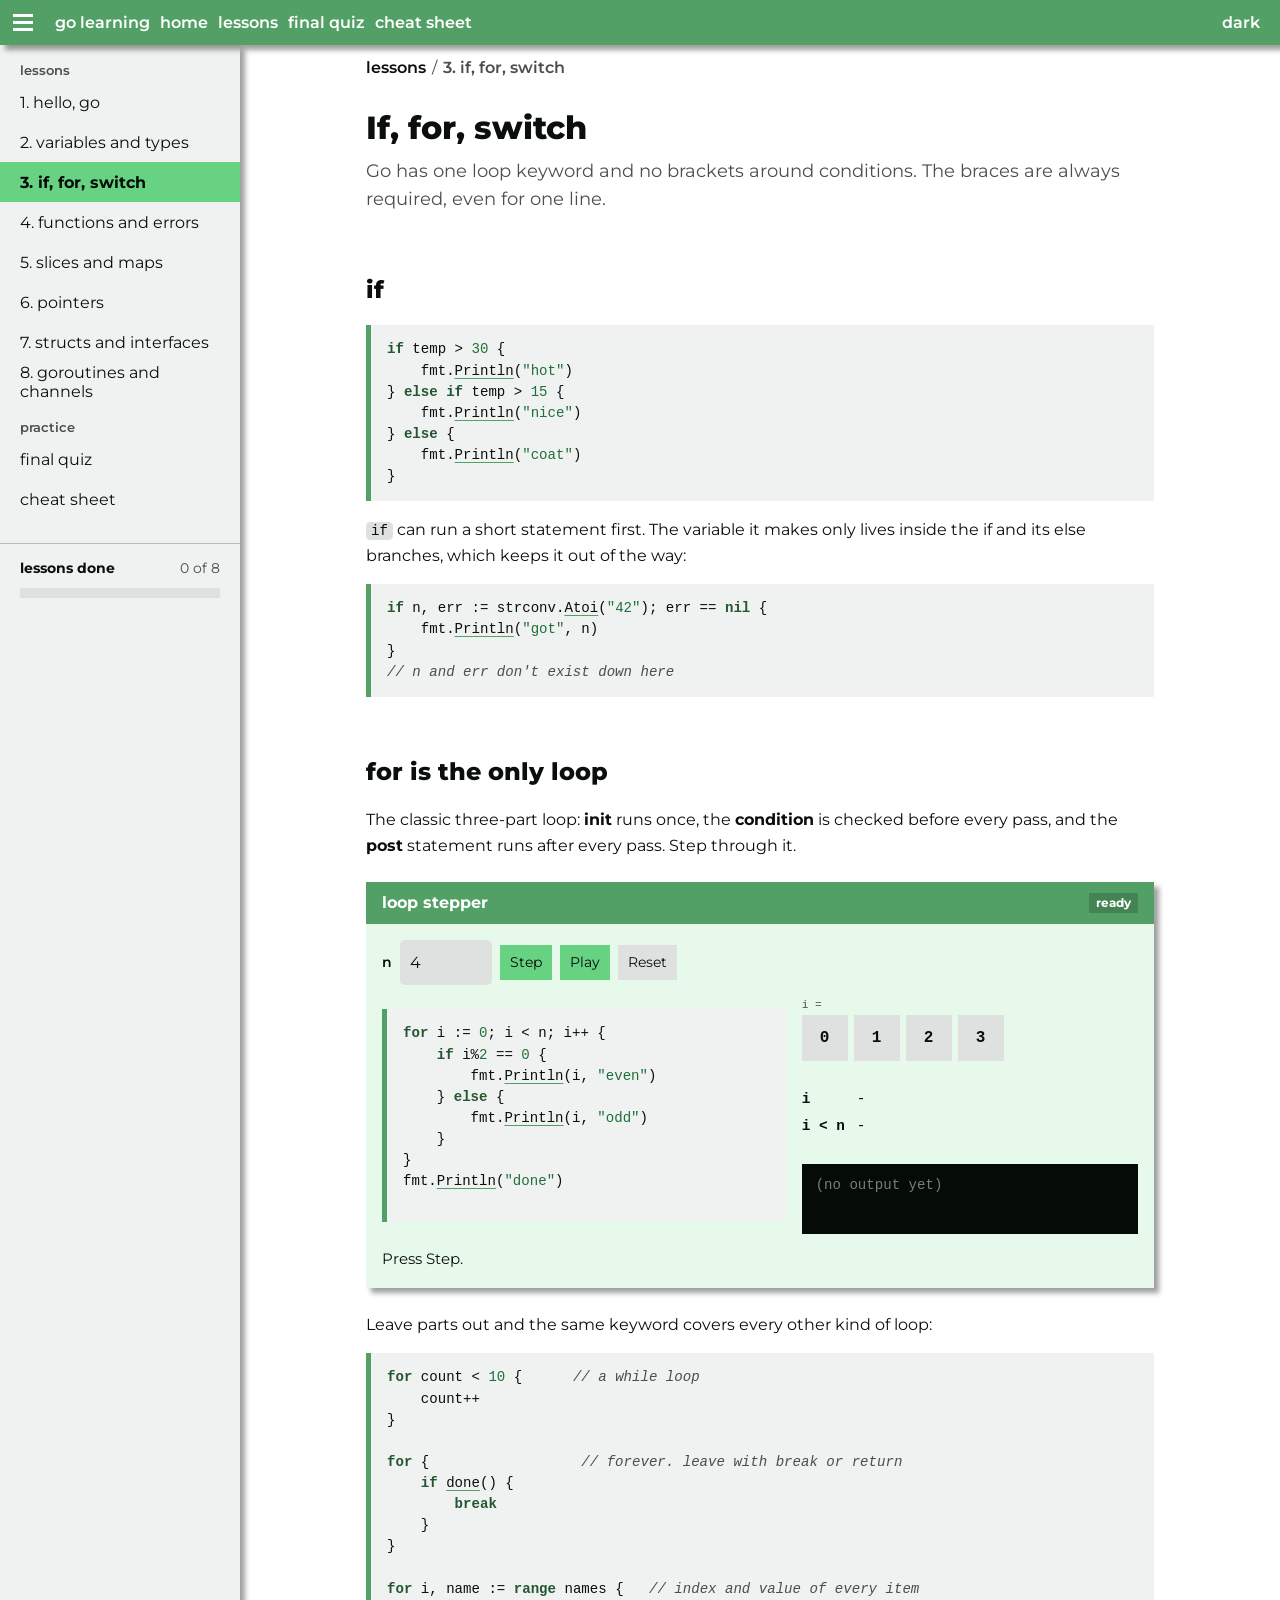
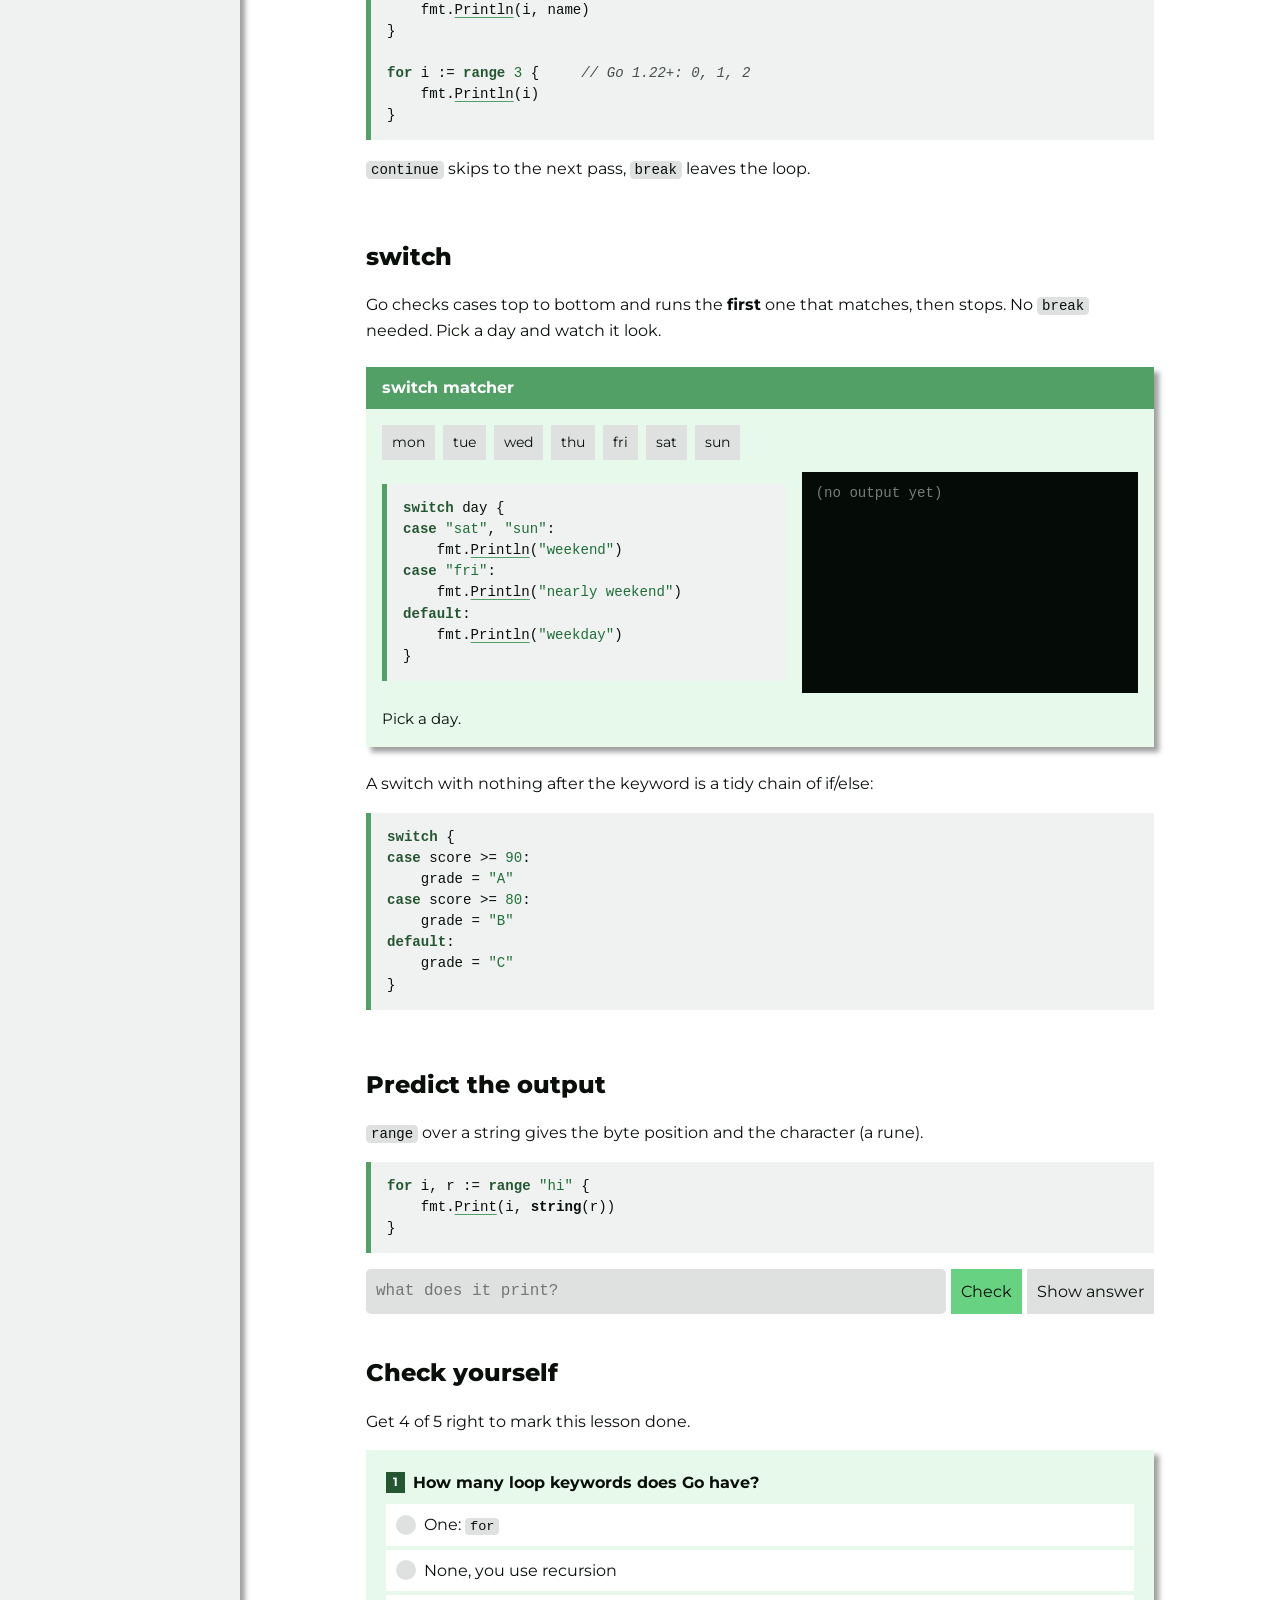
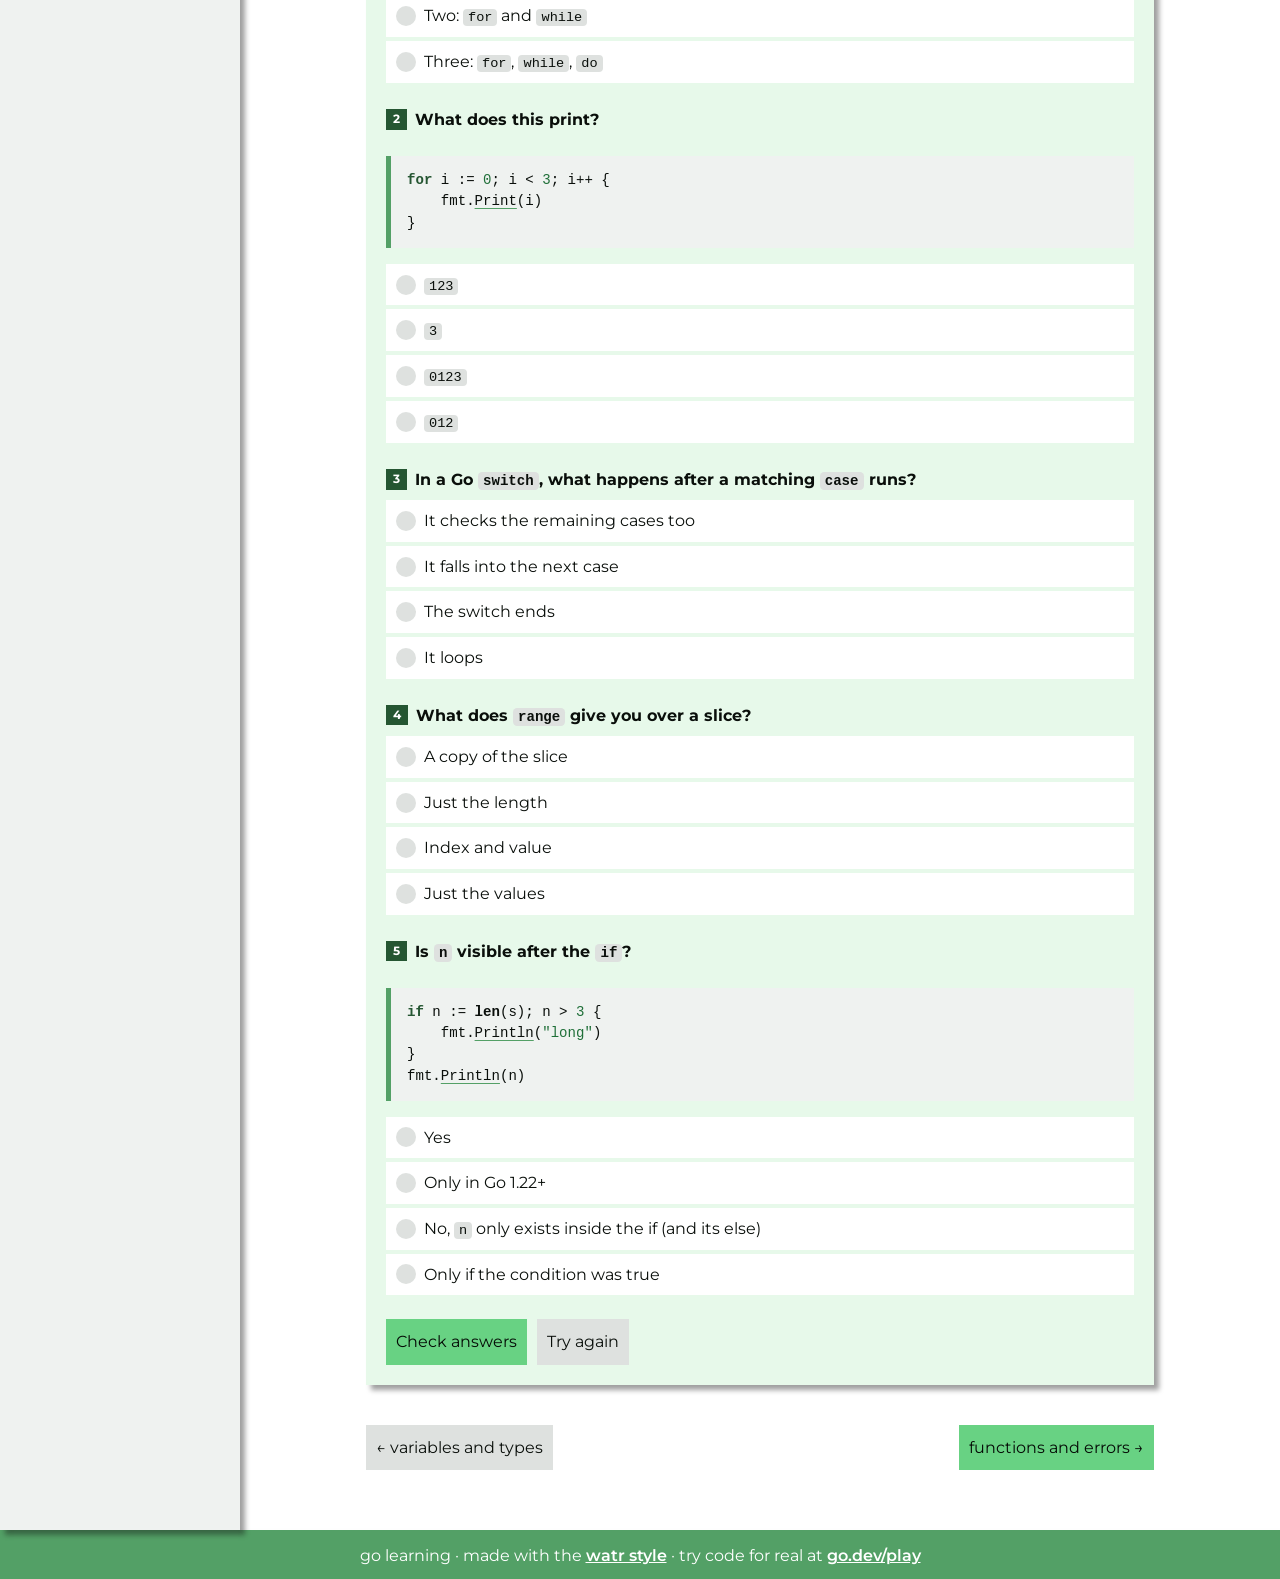
<file: control.html>
<!DOCTYPE html>
<html lang="en">
<head>
<meta charset="UTF-8">
<meta name="viewport" content="width=device-width, initial-scale=1.0, viewport-fit=cover">
<title>if, for, switch · go learning</title>
<meta name="description" content="Lesson 3: if with a short statement, Go's one loop, range, and switch without fall-through.">
<link rel="icon" href="kit/assets/WatrLabsIcon.png">
<link rel="stylesheet" href="kit/watr.css">
<link rel="stylesheet" href="css/site.css">
<script>try { var t = JSON.parse(localStorage.getItem("golearn:theme")); if (t) document.documentElement.dataset.theme = t; } catch (e) {}</script>
</head>
<body>
<nav class="watr-bar" aria-label="site">
    <button type="button" class="watr-burger" data-watr-shell="shell" aria-controls="side" aria-label="lessons"></button>
    <a href="index.html" class="watr-bar__home">go learning</a>
    <button type="button" class="watr-bar__toggle">menu</button>
    <div class="watr-bar__links">
        <div class="watr-bar__group">
            <a href="index.html">home</a>
            <a href="basics.html">lessons</a>
            <a href="quiz.html">final quiz</a>
            <a href="cheatsheet.html">cheat sheet</a>
        </div>
        <div class="watr-bar__group">
            <button type="button" class="theme-btn" data-theme-toggle>dark</button>
        </div>
    </div>
</nav>

<div class="watr-shell" id="shell">
    <aside class="watr-side" id="side" aria-label="lessons">
        <div class="watr-side__inner">
            <div>
                <h2 class="watr-side__label">lessons</h2>
                <nav class="watr-side__nav" data-lesson-nav></nav>
            </div>
            <div data-side-extra>
                <h2 class="watr-side__label">practice</h2>
                <nav class="watr-side__nav">
                    <a href="quiz.html">final quiz</a>
                    <a href="cheatsheet.html">cheat sheet</a>
                </nav>
            </div>
            <div class="watr-side__foot">
                <div>
                    <div class="side-meter"><b>lessons done</b><span class="muted" data-progress-text>0 of 8</span></div>
                    <progress class="watr-progress" data-progress value="0" max="8" aria-label="lessons done"></progress>
                </div>
            </div>
        </div>
    </aside>

    <main class="watr-shell__main">
    <div class="page">
<ol class="watr-crumbs">
    <li><a href="index.html">lessons</a></li>
    <li aria-current="page">3. if, for, switch</li>
</ol>

<h1>If, for, switch</h1>
<p class="lede">Go has one loop keyword and no brackets around conditions. The braces are always required, even for one line.</p>

<section id="if">
    <h2>if</h2>
    <pre class="go">
        if temp > 30 {
            fmt.Println("hot")
        } else if temp > 15 {
            fmt.Println("nice")
        } else {
            fmt.Println("coat")
        }
    </pre>
    <p><code>if</code> can run a short statement first. The variable it makes only lives inside the if and its else branches, which keeps it out of the way:</p>
    <pre class="go">
        if n, err := strconv.Atoi("42"); err == nil {
            fmt.Println("got", n)
        }
        // n and err don't exist down here
    </pre>
</section>

<section id="for">
    <h2>for is the only loop</h2>
    <p>The classic three-part loop: <b>init</b> runs once, the <b>condition</b> is checked before every pass, and the <b>post</b> statement runs after every pass. Step through it.</p>

    <div class="toy" id="loop-toy">
        <div class="toy__head">loop stepper <span class="watr-tag" data-slot="phase">ready</span></div>
        <div class="toy__body">
            <div class="toy__controls">
                <label for="loop-n">n</label>
                <input type="number" id="loop-n" min="1" max="8" value="4">
                <button type="button" class="watr-btn watr-btn--small" data-act="step">Step</button>
                <button type="button" class="watr-btn watr-btn--small" data-act="play">Play</button>
                <button type="button" class="watr-btn watr-btn--quiet watr-btn--small" data-act="reset">Reset</button>
            </div>
            <div class="toy__grid">
                <pre class="go" data-lines>
                    for i := 0; i &lt; n; i++ {
                        if i%2 == 0 {
                            fmt.Println(i, "even")
                        } else {
                            fmt.Println(i, "odd")
                        }
                    }
                    fmt.Println("done")
                </pre>
                <div class="watr-stack" style="gap:12px">
                    <div class="cells" data-slot="track" style="padding-top:18px" aria-hidden="true"></div>
                    <dl class="var-table"><dt>i</dt><dd data-slot="i">-</dd><dt>i &lt; n</dt><dd data-slot="cond">-</dd></dl>
                    <pre class="out" data-slot="out"></pre>
                </div>
            </div>
            <p class="toy__note" aria-live="polite" data-slot="note">Press Step.</p>
        </div>
    </div>

    <p>Leave parts out and the same keyword covers every other kind of loop:</p>
    <pre class="go">
        for count &lt; 10 {      // a while loop
            count++
        }

        for {                  // forever. leave with break or return
            if done() {
                break
            }
        }

        for i, name := range names {   // index and value of every item
            fmt.Println(i, name)
        }

        for i := range 3 {     // Go 1.22+: 0, 1, 2
            fmt.Println(i)
        }
    </pre>
    <p><code>continue</code> skips to the next pass, <code>break</code> leaves the loop.</p>
</section>

<section id="switch">
    <h2>switch</h2>
    <p>Go checks cases top to bottom and runs the <b>first</b> one that matches, then stops. No <code>break</code> needed. Pick a day and watch it look.</p>

    <div class="toy" id="switch-toy">
        <div class="toy__head">switch matcher</div>
        <div class="toy__body">
            <div class="toy__controls" data-slot="days" role="group" aria-label="day"></div>
            <div class="toy__grid">
                <pre class="go" data-lines>
                    switch day {
                    case "sat", "sun":
                        fmt.Println("weekend")
                    case "fri":
                        fmt.Println("nearly weekend")
                    default:
                        fmt.Println("weekday")
                    }
                </pre>
                <pre class="out" data-slot="out"></pre>
            </div>
            <p class="toy__note" aria-live="polite" data-slot="note"></p>
        </div>
    </div>

    <p>A switch with nothing after the keyword is a tidy chain of if/else:</p>
    <pre class="go">
        switch {
        case score >= 90:
            grade = "A"
        case score >= 80:
            grade = "B"
        default:
            grade = "C"
        }
    </pre>
</section>

<section id="predict">
    <h2>Predict the output</h2>
    <p><code>range</code> over a string gives the byte position and the character (a rune).</p>
    <div class="predict" data-answer="0h1i" data-why=" Print doesn't add spaces between a number and a string, and string(r) turns the rune back into text.">
        <pre class="go">
            for i, r := range "hi" {
                fmt.Print(i, string(r))
            }
        </pre>
    </div>
</section>

<section id="quiz">
    <h2>Check yourself</h2>
    <p>Get 4 of 5 right to mark this lesson done.</p>
    <div data-quiz="control"></div>
</section>

<nav class="lesson-nav" data-lesson-steps aria-label="lessons"></nav>

    </div>
    </main>
</div>

<footer class="watr-footer"><p>go learning · made with the <a href="https://github.com/WatrLabs/watr-style">watr style</a> · try code for real at <a href="https://go.dev/play/">go.dev/play</a></p></footer>

<script src="kit/watr.js"></script>
<script src="js/quizzes.js"></script>
<script src="js/site.js"></script>
<script src="js/toys/control.js"></script>
</body>
</html>
</file>
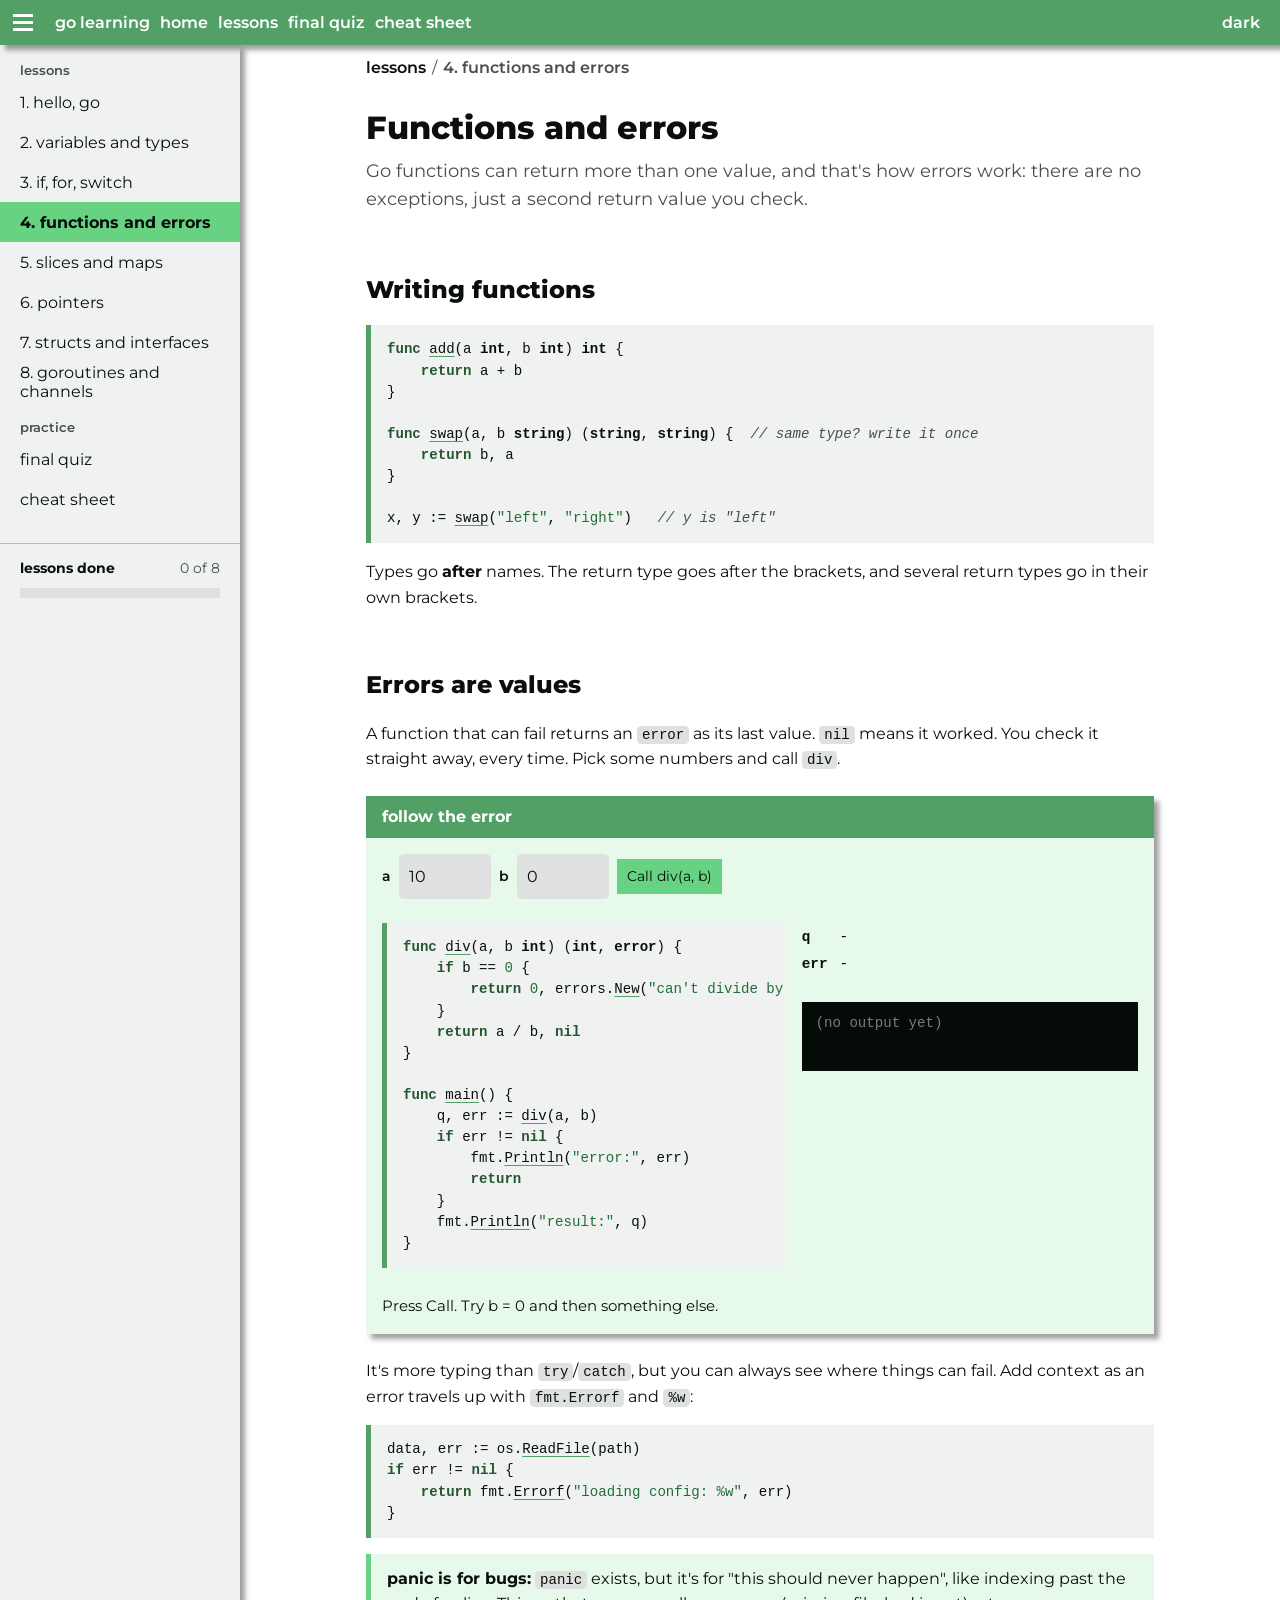
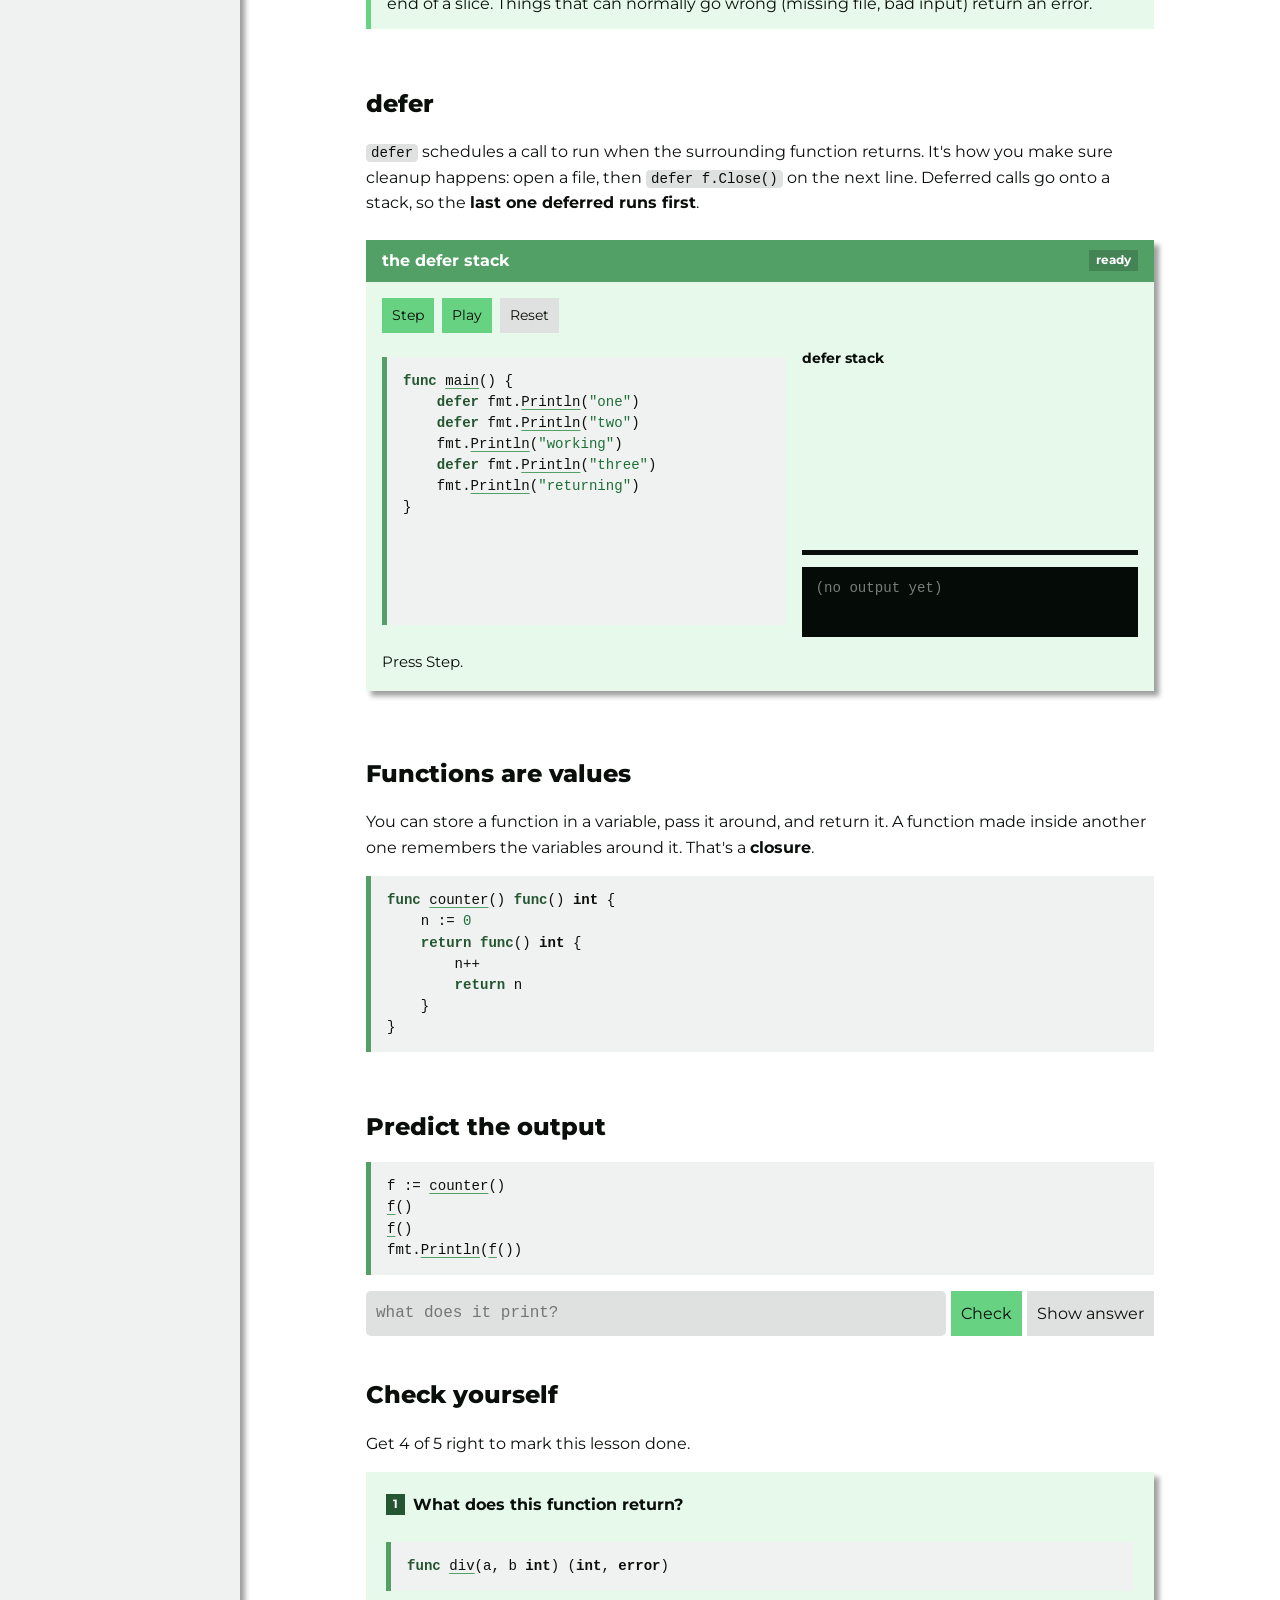
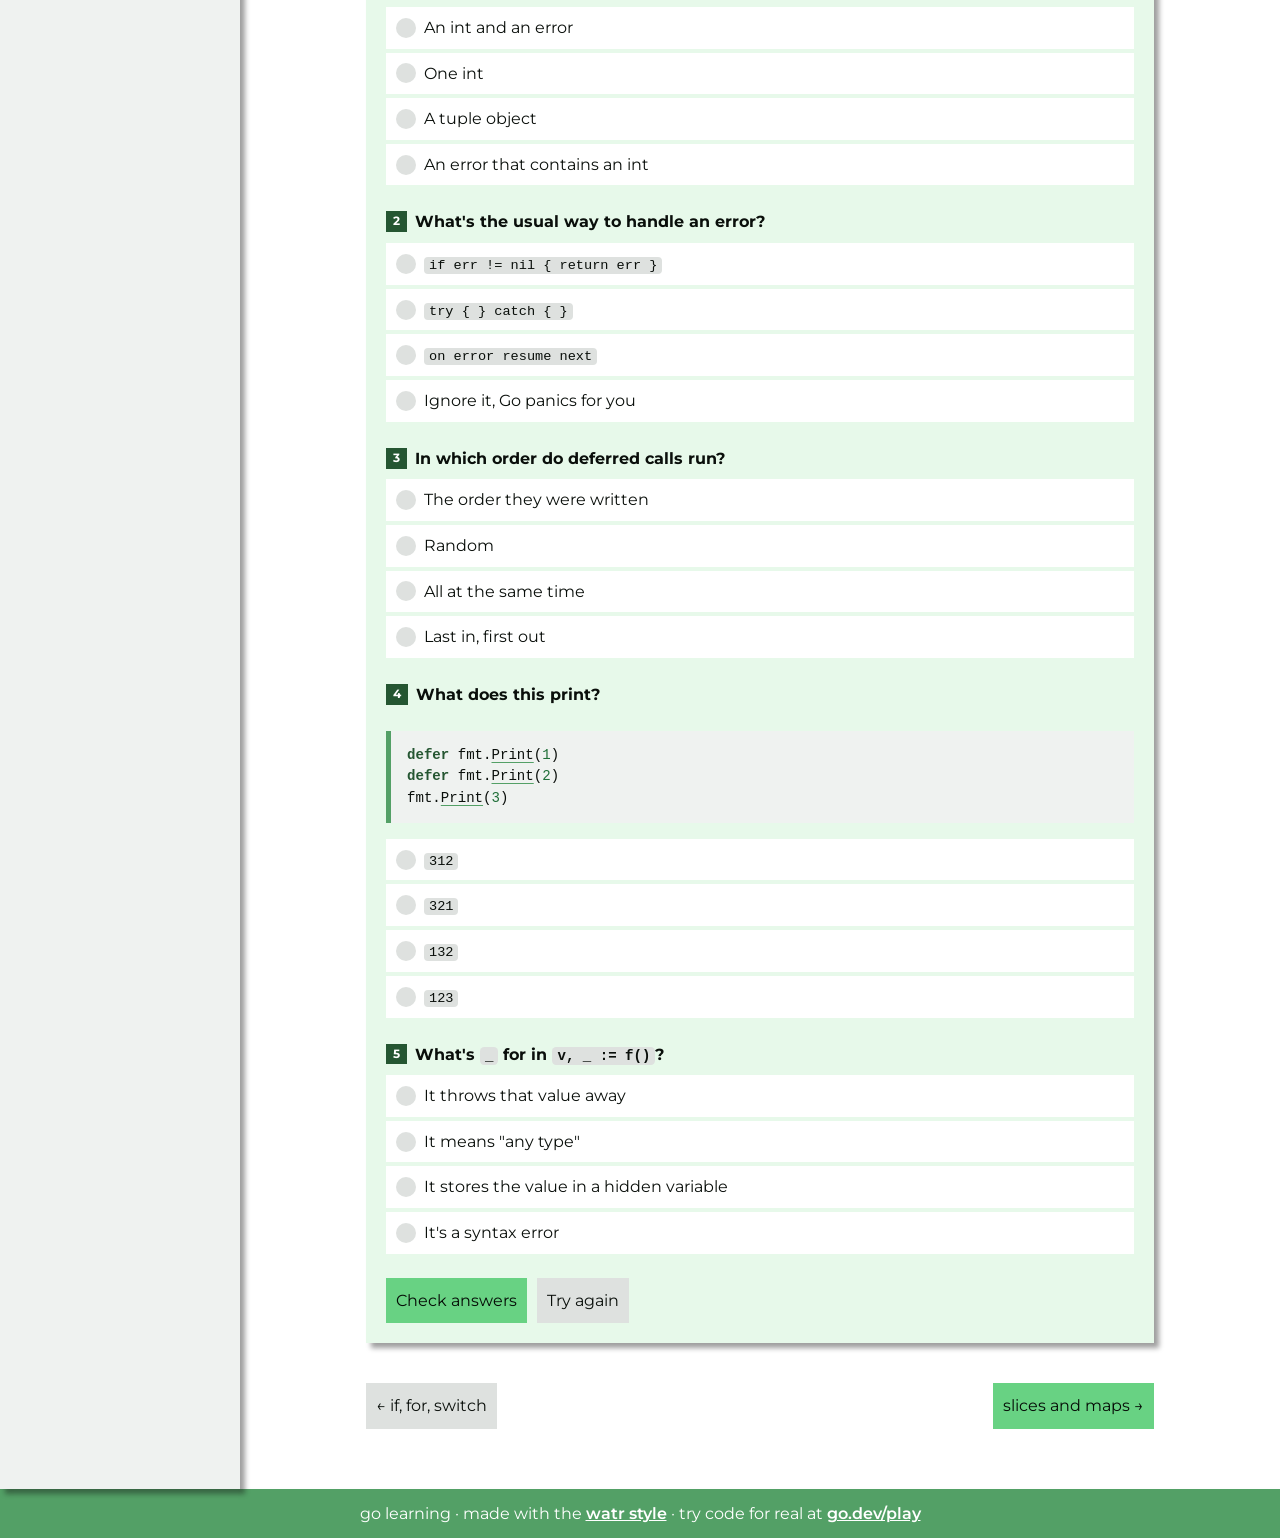
<file: functions.html>
<!DOCTYPE html>
<html lang="en">
<head>
<meta charset="UTF-8">
<meta name="viewport" content="width=device-width, initial-scale=1.0, viewport-fit=cover">
<title>functions and errors · go learning</title>
<meta name="description" content="Lesson 4: functions, multiple return values, errors as values, defer and closures.">
<link rel="icon" href="kit/assets/WatrLabsIcon.png">
<link rel="stylesheet" href="kit/watr.css">
<link rel="stylesheet" href="css/site.css">
<script>try { var t = JSON.parse(localStorage.getItem("golearn:theme")); if (t) document.documentElement.dataset.theme = t; } catch (e) {}</script>
</head>
<body>
<nav class="watr-bar" aria-label="site">
    <button type="button" class="watr-burger" data-watr-shell="shell" aria-controls="side" aria-label="lessons"></button>
    <a href="index.html" class="watr-bar__home">go learning</a>
    <button type="button" class="watr-bar__toggle">menu</button>
    <div class="watr-bar__links">
        <div class="watr-bar__group">
            <a href="index.html">home</a>
            <a href="basics.html">lessons</a>
            <a href="quiz.html">final quiz</a>
            <a href="cheatsheet.html">cheat sheet</a>
        </div>
        <div class="watr-bar__group">
            <button type="button" class="theme-btn" data-theme-toggle>dark</button>
        </div>
    </div>
</nav>

<div class="watr-shell" id="shell">
    <aside class="watr-side" id="side" aria-label="lessons">
        <div class="watr-side__inner">
            <div>
                <h2 class="watr-side__label">lessons</h2>
                <nav class="watr-side__nav" data-lesson-nav></nav>
            </div>
            <div data-side-extra>
                <h2 class="watr-side__label">practice</h2>
                <nav class="watr-side__nav">
                    <a href="quiz.html">final quiz</a>
                    <a href="cheatsheet.html">cheat sheet</a>
                </nav>
            </div>
            <div class="watr-side__foot">
                <div>
                    <div class="side-meter"><b>lessons done</b><span class="muted" data-progress-text>0 of 8</span></div>
                    <progress class="watr-progress" data-progress value="0" max="8" aria-label="lessons done"></progress>
                </div>
            </div>
        </div>
    </aside>

    <main class="watr-shell__main">
    <div class="page">
<ol class="watr-crumbs">
    <li><a href="index.html">lessons</a></li>
    <li aria-current="page">4. functions and errors</li>
</ol>

<h1>Functions and errors</h1>
<p class="lede">Go functions can return more than one value, and that's how errors work: there are no exceptions, just a second return value you check.</p>

<section id="funcs">
    <h2>Writing functions</h2>
    <pre class="go">
        func add(a int, b int) int {
            return a + b
        }

        func swap(a, b string) (string, string) {  // same type? write it once
            return b, a
        }

        x, y := swap("left", "right")   // y is "left"
    </pre>
    <p>Types go <b>after</b> names. The return type goes after the brackets, and several return types go in their own brackets.</p>
</section>

<section id="errors">
    <h2>Errors are values</h2>
    <p>A function that can fail returns an <code>error</code> as its last value. <code>nil</code> means it worked. You check it straight away, every time. Pick some numbers and call <code>div</code>.</p>

    <div class="toy" id="err-toy">
        <div class="toy__head">follow the error</div>
        <div class="toy__body">
            <form class="toy__controls">
                <label for="err-a">a</label><input type="number" id="err-a" value="10">
                <label for="err-b">b</label><input type="number" id="err-b" value="0">
                <button class="watr-btn watr-btn--small">Call div(a, b)</button>
            </form>
            <div class="toy__grid">
                <pre class="go" data-lines>
                    func div(a, b int) (int, error) {
                        if b == 0 {
                            return 0, errors.New("can't divide by zero")
                        }
                        return a / b, nil
                    }

                    func main() {
                        q, err := div(a, b)
                        if err != nil {
                            fmt.Println("error:", err)
                            return
                        }
                        fmt.Println("result:", q)
                    }
                </pre>
                <div class="watr-stack" style="gap:12px">
                    <dl class="var-table"><dt>q</dt><dd data-slot="q">-</dd><dt>err</dt><dd data-slot="err">-</dd></dl>
                    <pre class="out" data-slot="out"></pre>
                </div>
            </div>
            <p class="toy__note" aria-live="polite" data-slot="note">Press Call. Try b = 0 and then something else.</p>
        </div>
    </div>

    <p>It's more typing than <code>try</code>/<code>catch</code>, but you can always see where things can fail. Add context as an error travels up with <code>fmt.Errorf</code> and <code>%w</code>:</p>
    <pre class="go">
        data, err := os.ReadFile(path)
        if err != nil {
            return fmt.Errorf("loading config: %w", err)
        }
    </pre>
    <div class="tip">
        <p><b>panic is for bugs:</b> <code>panic</code> exists, but it's for "this should never happen", like indexing past the end of a slice. Things that can normally go wrong (missing file, bad input) return an error.</p>
    </div>
</section>

<section id="defer">
    <h2>defer</h2>
    <p><code>defer</code> schedules a call to run when the surrounding function returns. It's how you make sure cleanup happens: open a file, then <code>defer f.Close()</code> on the next line. Deferred calls go onto a stack, so the <b>last one deferred runs first</b>.</p>

    <div class="toy" id="defer-toy">
        <div class="toy__head">the defer stack <span class="watr-tag" data-slot="phase">ready</span></div>
        <div class="toy__body">
            <div class="toy__controls">
                <button type="button" class="watr-btn watr-btn--small" data-act="step">Step</button>
                <button type="button" class="watr-btn watr-btn--small" data-act="play">Play</button>
                <button type="button" class="watr-btn watr-btn--quiet watr-btn--small" data-act="reset">Reset</button>
            </div>
            <div class="toy__grid">
                <pre class="go" data-lines>
                    func main() {
                        defer fmt.Println("one")
                        defer fmt.Println("two")
                        fmt.Println("working")
                        defer fmt.Println("three")
                        fmt.Println("returning")
                    }
                </pre>
                <div class="watr-stack" style="gap:12px">
                    <div>
                        <b style="font-size:.85rem">defer stack</b>
                        <div class="defer-stack" data-slot="stack"></div>
                    </div>
                    <pre class="out" data-slot="out"></pre>
                </div>
            </div>
            <p class="toy__note" aria-live="polite" data-slot="note">Press Step.</p>
        </div>
    </div>
</section>

<section id="closures">
    <h2>Functions are values</h2>
    <p>You can store a function in a variable, pass it around, and return it. A function made inside another one remembers the variables around it. That's a <b>closure</b>.</p>
    <pre class="go">
        func counter() func() int {
            n := 0
            return func() int {
                n++
                return n
            }
        }
    </pre>
</section>

<section id="predict">
    <h2>Predict the output</h2>
    <div class="predict" data-answer="3" data-why=" Every call to f bumps the same n, which lives on inside the closure.">
        <pre class="go">
            f := counter()
            f()
            f()
            fmt.Println(f())
        </pre>
    </div>
</section>

<section id="quiz">
    <h2>Check yourself</h2>
    <p>Get 4 of 5 right to mark this lesson done.</p>
    <div data-quiz="functions"></div>
</section>

<nav class="lesson-nav" data-lesson-steps aria-label="lessons"></nav>

    </div>
    </main>
</div>

<footer class="watr-footer"><p>go learning · made with the <a href="https://github.com/WatrLabs/watr-style">watr style</a> · try code for real at <a href="https://go.dev/play/">go.dev/play</a></p></footer>

<script src="kit/watr.js"></script>
<script src="js/quizzes.js"></script>
<script src="js/site.js"></script>
<script src="js/toys/functions.js"></script>
</body>
</html>
</file>
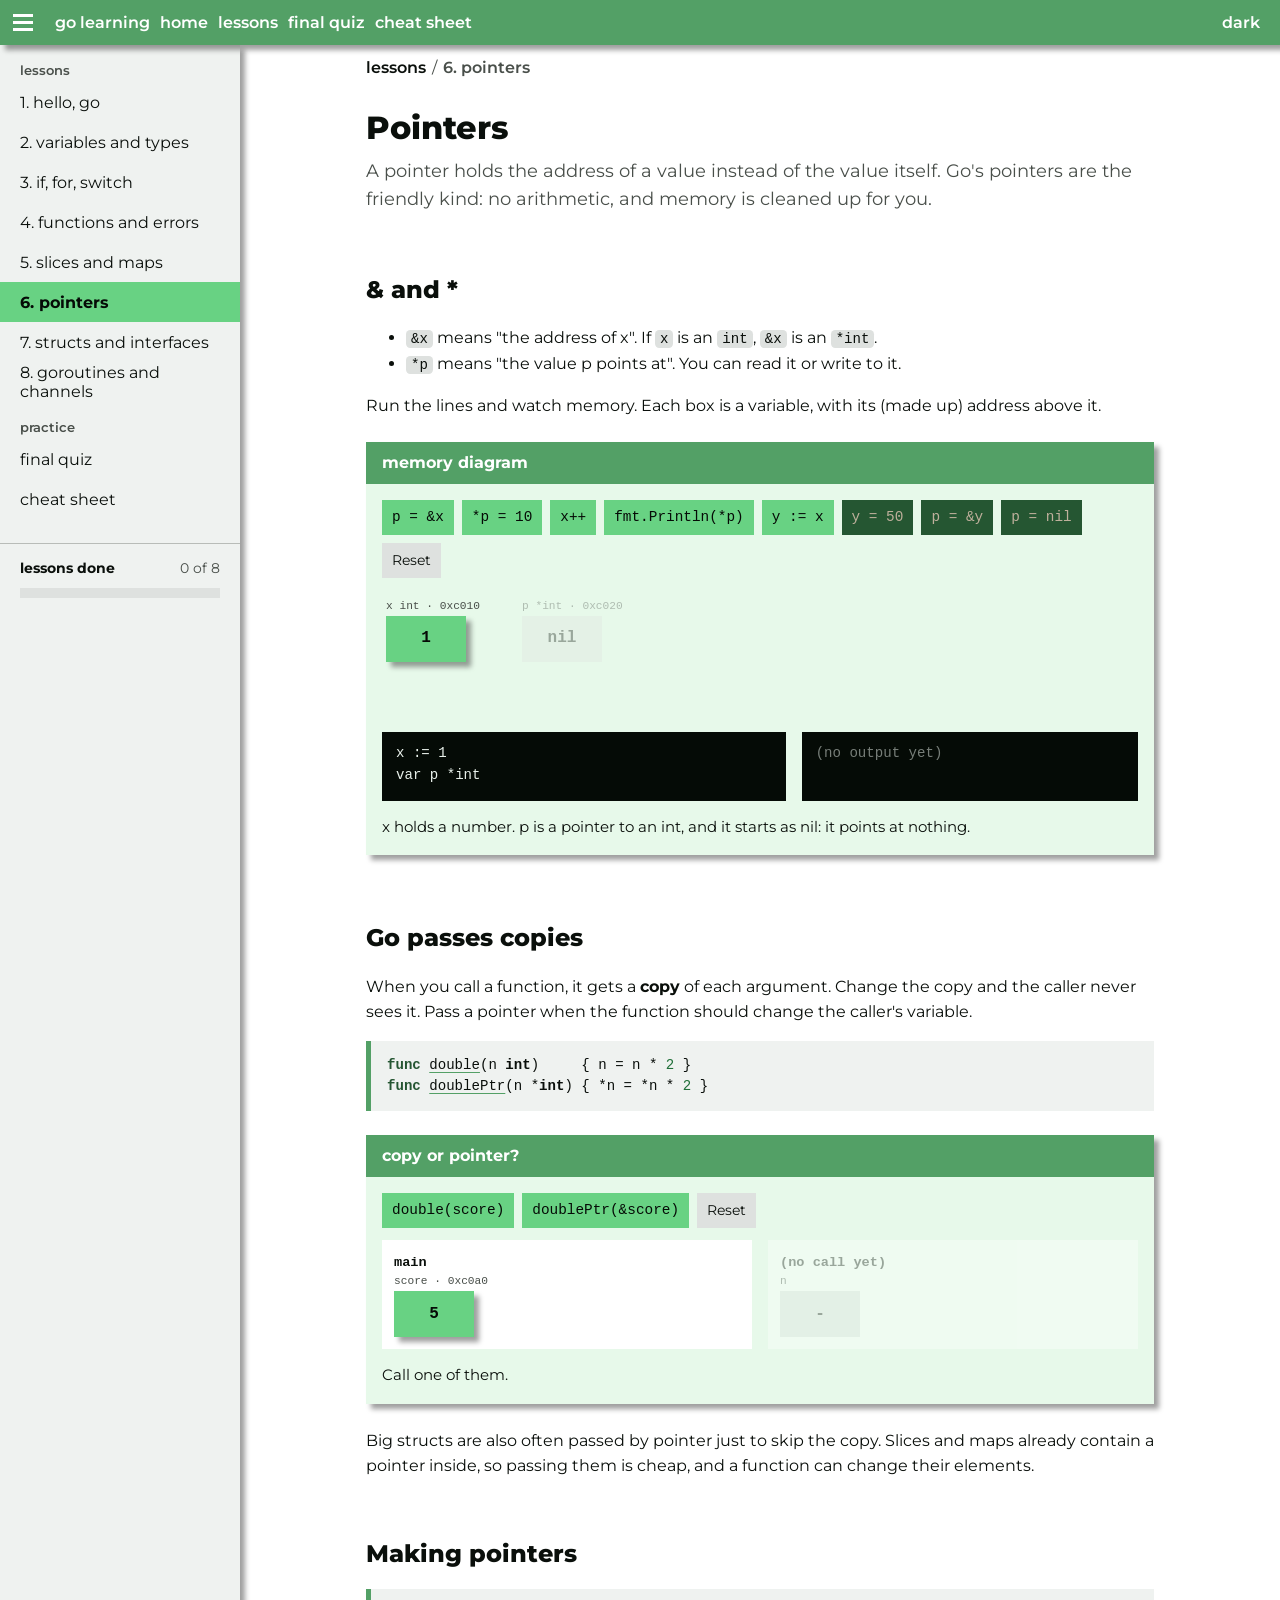
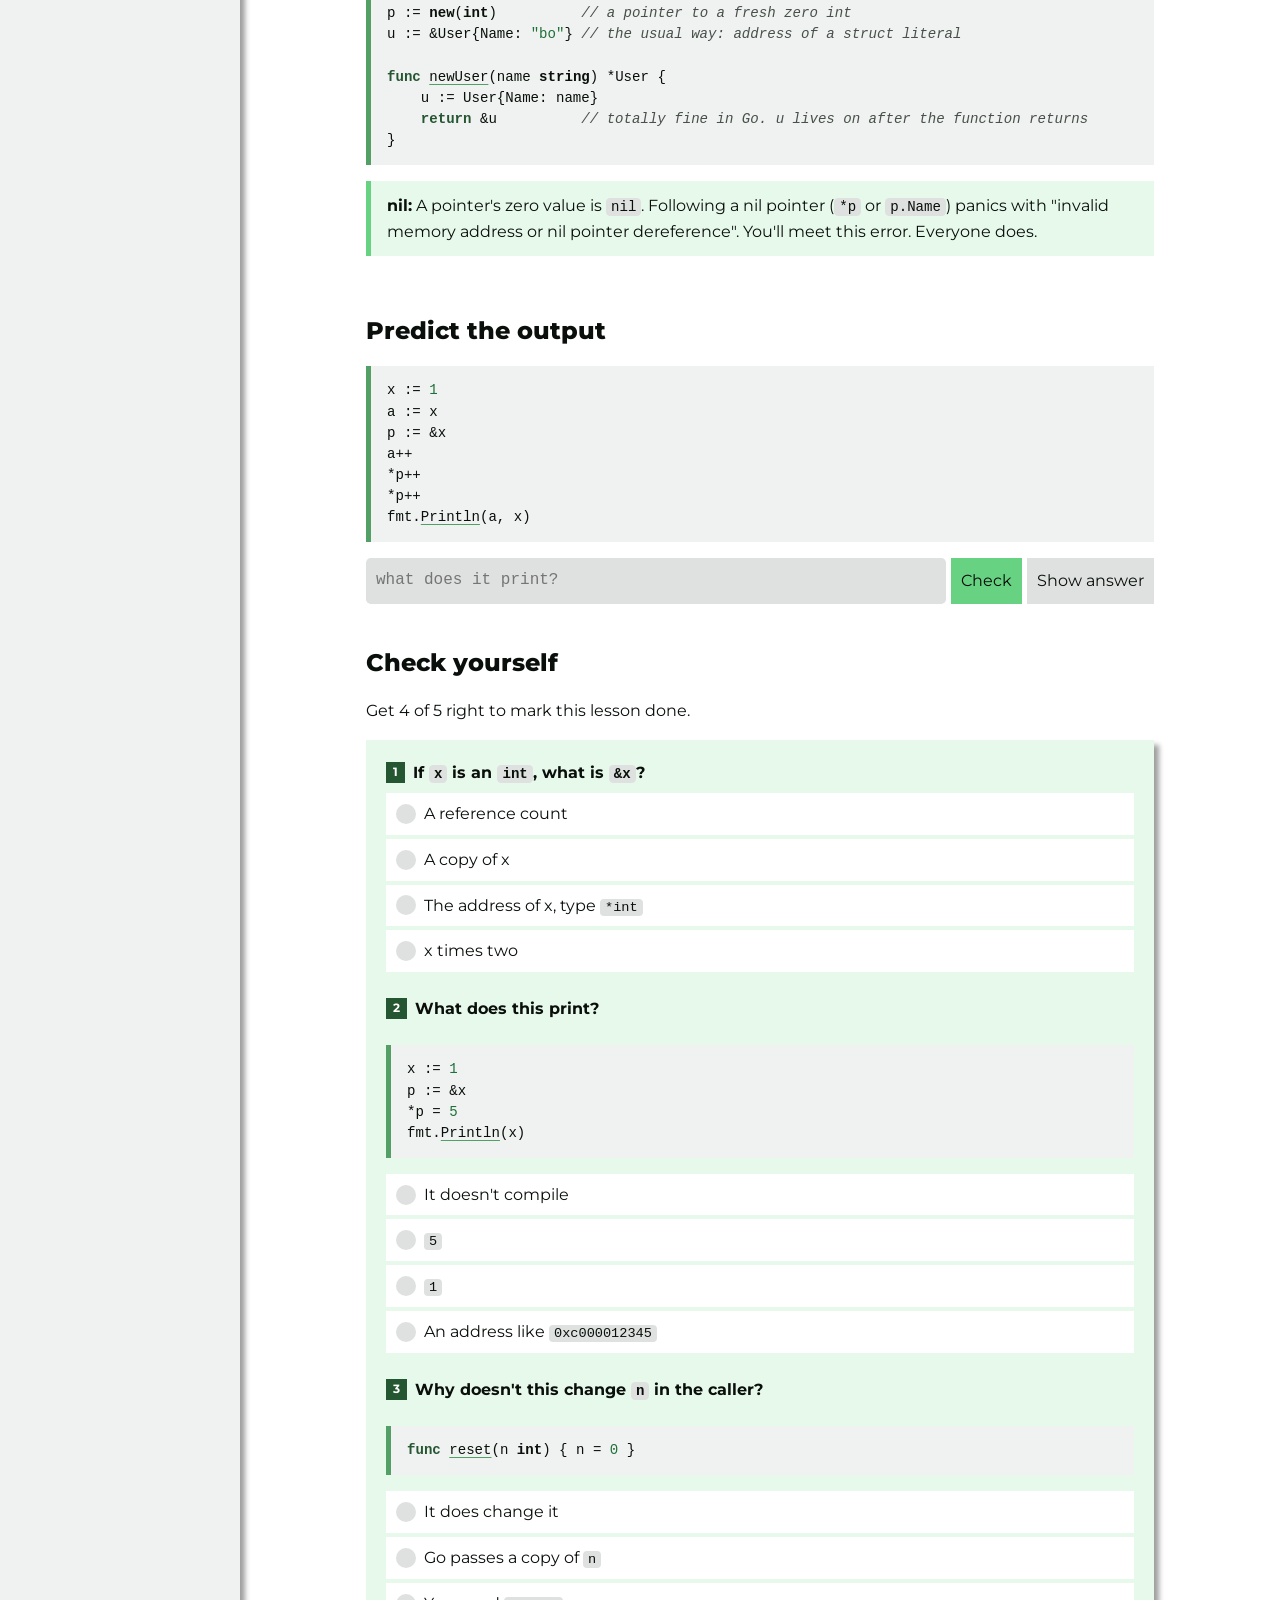
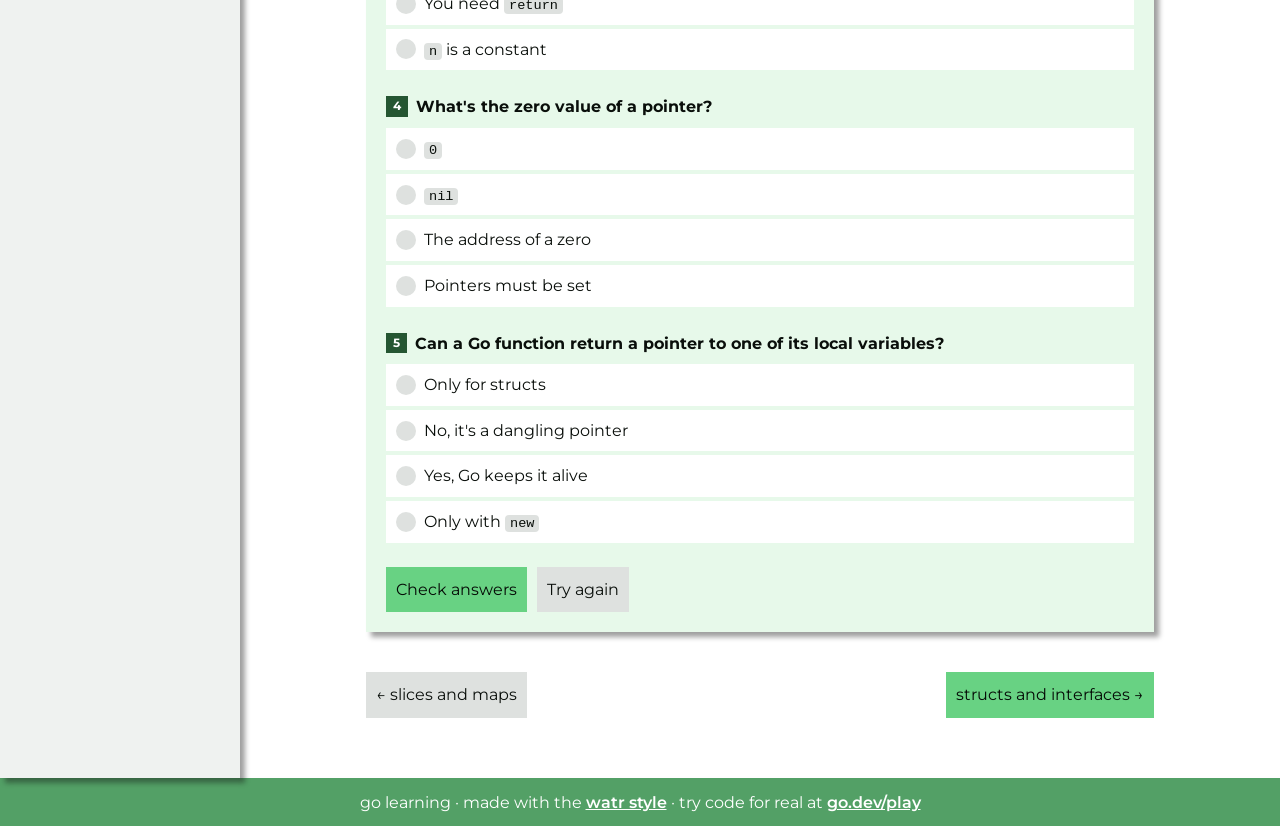
<file: pointers.html>
<!DOCTYPE html>
<html lang="en">
<head>
<meta charset="UTF-8">
<meta name="viewport" content="width=device-width, initial-scale=1.0, viewport-fit=cover">
<title>pointers · go learning</title>
<meta name="description" content="Lesson 6: addresses, & and *, nil, and why Go passes copies, with a live memory diagram.">
<link rel="icon" href="kit/assets/WatrLabsIcon.png">
<link rel="stylesheet" href="kit/watr.css">
<link rel="stylesheet" href="css/site.css">
<script>try { var t = JSON.parse(localStorage.getItem("golearn:theme")); if (t) document.documentElement.dataset.theme = t; } catch (e) {}</script>
</head>
<body>
<nav class="watr-bar" aria-label="site">
    <button type="button" class="watr-burger" data-watr-shell="shell" aria-controls="side" aria-label="lessons"></button>
    <a href="index.html" class="watr-bar__home">go learning</a>
    <button type="button" class="watr-bar__toggle">menu</button>
    <div class="watr-bar__links">
        <div class="watr-bar__group">
            <a href="index.html">home</a>
            <a href="basics.html">lessons</a>
            <a href="quiz.html">final quiz</a>
            <a href="cheatsheet.html">cheat sheet</a>
        </div>
        <div class="watr-bar__group">
            <button type="button" class="theme-btn" data-theme-toggle>dark</button>
        </div>
    </div>
</nav>

<div class="watr-shell" id="shell">
    <aside class="watr-side" id="side" aria-label="lessons">
        <div class="watr-side__inner">
            <div>
                <h2 class="watr-side__label">lessons</h2>
                <nav class="watr-side__nav" data-lesson-nav></nav>
            </div>
            <div data-side-extra>
                <h2 class="watr-side__label">practice</h2>
                <nav class="watr-side__nav">
                    <a href="quiz.html">final quiz</a>
                    <a href="cheatsheet.html">cheat sheet</a>
                </nav>
            </div>
            <div class="watr-side__foot">
                <div>
                    <div class="side-meter"><b>lessons done</b><span class="muted" data-progress-text>0 of 8</span></div>
                    <progress class="watr-progress" data-progress value="0" max="8" aria-label="lessons done"></progress>
                </div>
            </div>
        </div>
    </aside>

    <main class="watr-shell__main">
    <div class="page">
<ol class="watr-crumbs">
    <li><a href="index.html">lessons</a></li>
    <li aria-current="page">6. pointers</li>
</ol>

<h1>Pointers</h1>
<p class="lede">A pointer holds the address of a value instead of the value itself. Go's pointers are the friendly kind: no arithmetic, and memory is cleaned up for you.</p>

<section id="basics">
    <h2>&amp; and *</h2>
    <ul>
        <li><code>&amp;x</code> means "the address of x". If <code>x</code> is an <code>int</code>, <code>&amp;x</code> is an <code>*int</code>.</li>
        <li><code>*p</code> means "the value p points at". You can read it or write to it.</li>
    </ul>
    <p>Run the lines and watch memory. Each box is a variable, with its (made up) address above it.</p>

    <div class="toy" id="mem-toy">
        <div class="toy__head">memory diagram</div>
        <div class="toy__body">
            <div class="toy__controls" data-slot="ops"></div>
            <div class="mem" data-slot="mem">
                <svg class="mem__arrows" data-slot="svg" aria-hidden="true"></svg>
                <div class="mem__vars" data-slot="vars"></div>
            </div>
            <div class="toy__grid">
                <pre class="out" data-slot="log" aria-label="code you ran"></pre>
                <pre class="out" data-slot="out" aria-label="output"></pre>
            </div>
            <p class="toy__note" aria-live="polite" data-slot="note"></p>
        </div>
    </div>
</section>

<section id="copies">
    <h2>Go passes copies</h2>
    <p>When you call a function, it gets a <b>copy</b> of each argument. Change the copy and the caller never sees it. Pass a pointer when the function should change the caller's variable.</p>
    <pre class="go">
        func double(n int)     { n = n * 2 }
        func doublePtr(n *int) { *n = *n * 2 }
    </pre>

    <div class="toy" id="call-toy">
        <div class="toy__head">copy or pointer?</div>
        <div class="toy__body">
            <div class="toy__controls">
                <button type="button" class="watr-btn watr-btn--small" data-call="value" style="font-family:var(--mono)">double(score)</button>
                <button type="button" class="watr-btn watr-btn--small" data-call="ptr" style="font-family:var(--mono)">doublePtr(&amp;score)</button>
                <button type="button" class="watr-btn watr-btn--small watr-btn--quiet" data-call="reset">Reset</button>
            </div>
            <div class="frames">
                <div class="frame">
                    <div class="frame__name">main</div>
                    <div class="cells" style="padding-top:18px"><span class="cell is-in" data-slot="score"><small>score · 0xc0a0</small>5</span></div>
                </div>
                <div class="frame is-empty" data-slot="frame">
                    <div class="frame__name" data-slot="fname">(no call yet)</div>
                    <div class="cells" style="padding-top:18px"><span class="cell" data-slot="n"><small>n</small>-</span></div>
                </div>
            </div>
            <p class="toy__note" aria-live="polite" data-slot="note">Call one of them.</p>
        </div>
    </div>

    <p>Big structs are also often passed by pointer just to skip the copy. Slices and maps already contain a pointer inside, so passing them is cheap, and a function can change their elements.</p>
</section>

<section id="new">
    <h2>Making pointers</h2>
    <pre class="go">
        p := new(int)          // a pointer to a fresh zero int
        u := &amp;User{Name: "bo"} // the usual way: address of a struct literal

        func newUser(name string) *User {
            u := User{Name: name}
            return &amp;u          // totally fine in Go. u lives on after the function returns
        }
    </pre>
    <div class="tip">
        <p><b>nil:</b> A pointer's zero value is <code>nil</code>. Following a nil pointer (<code>*p</code> or <code>p.Name</code>) panics with "invalid memory address or nil pointer dereference". You'll meet this error. Everyone does.</p>
    </div>
</section>

<section id="predict">
    <h2>Predict the output</h2>
    <div class="predict" data-answer="2 3" data-why=" a is a copy of x, so a++ doesn't touch x. p points at x, so *p++ does.">
        <pre class="go">
            x := 1
            a := x
            p := &amp;x
            a++
            *p++
            *p++
            fmt.Println(a, x)
        </pre>
    </div>
</section>

<section id="quiz">
    <h2>Check yourself</h2>
    <p>Get 4 of 5 right to mark this lesson done.</p>
    <div data-quiz="pointers"></div>
</section>

<nav class="lesson-nav" data-lesson-steps aria-label="lessons"></nav>

    </div>
    </main>
</div>

<footer class="watr-footer"><p>go learning · made with the <a href="https://github.com/WatrLabs/watr-style">watr style</a> · try code for real at <a href="https://go.dev/play/">go.dev/play</a></p></footer>

<script src="kit/watr.js"></script>
<script src="js/quizzes.js"></script>
<script src="js/site.js"></script>
<script src="js/toys/pointers.js"></script>
</body>
</html>
</file>
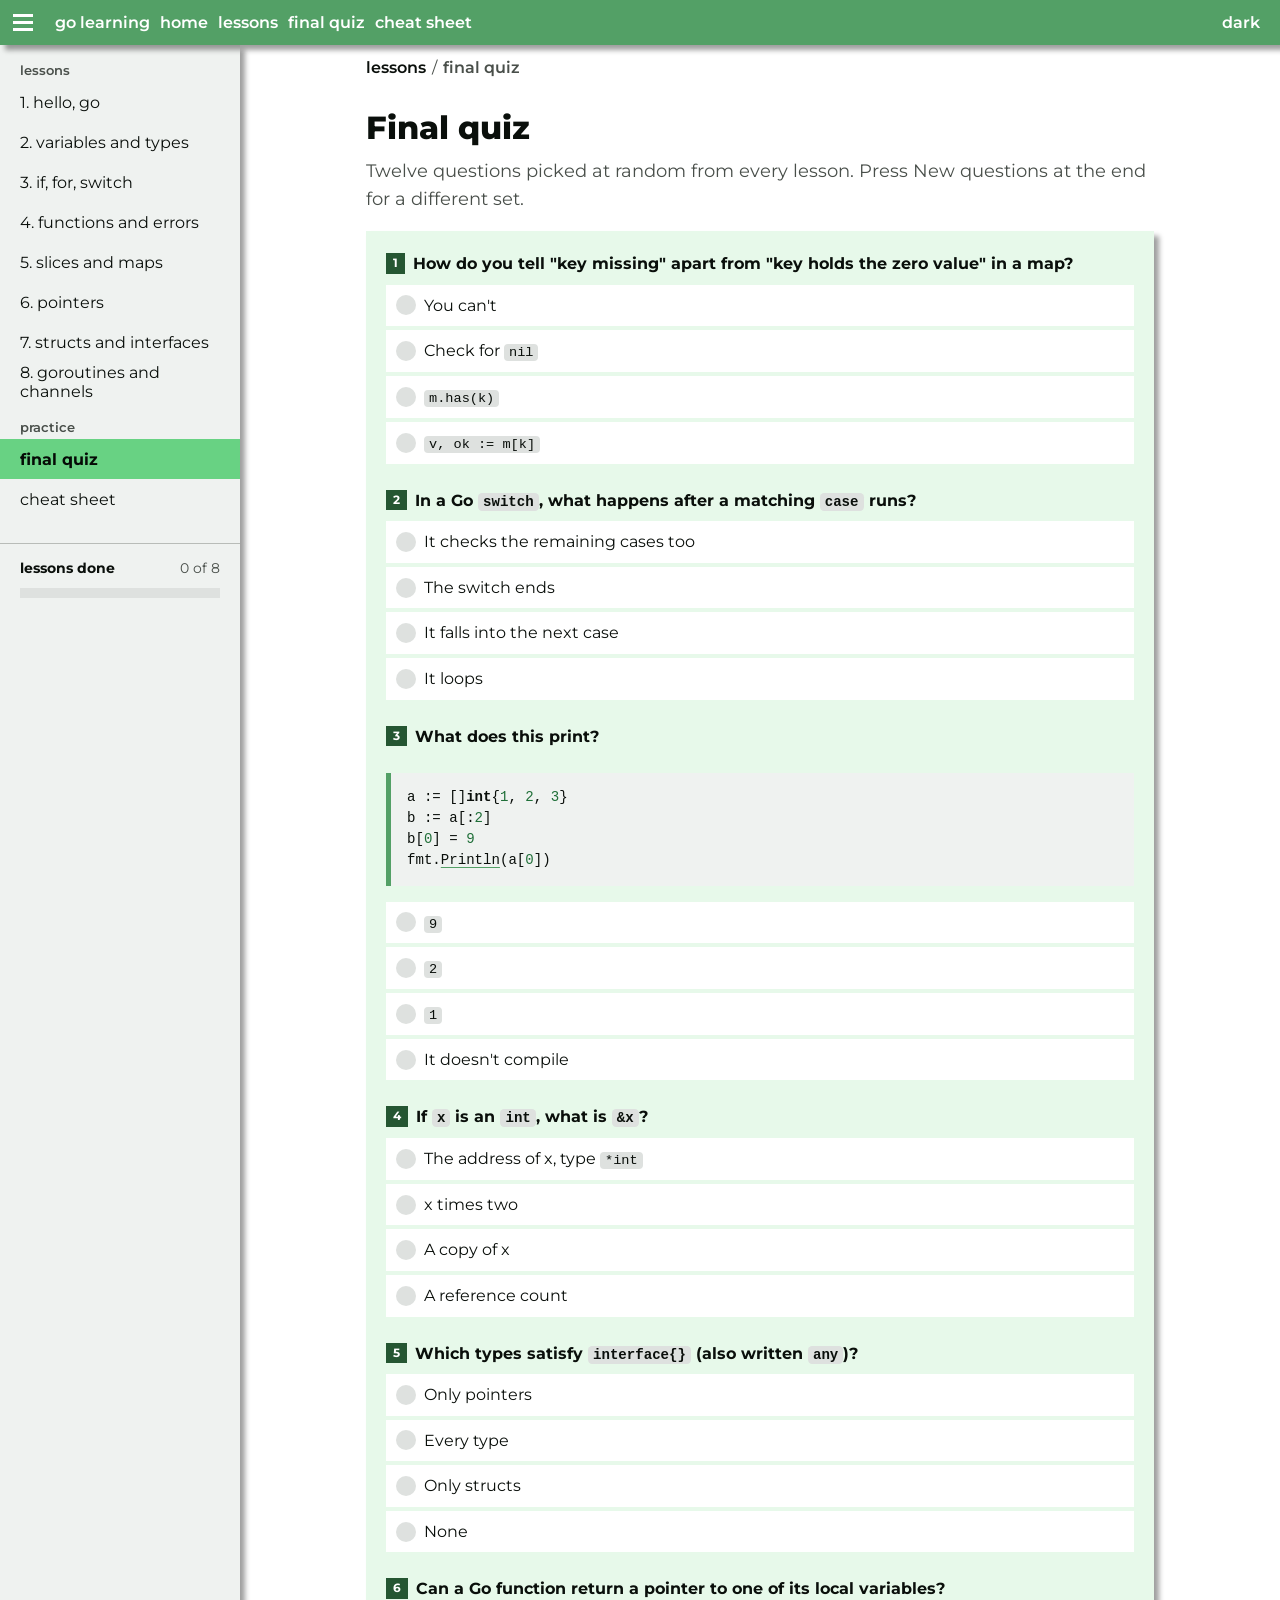
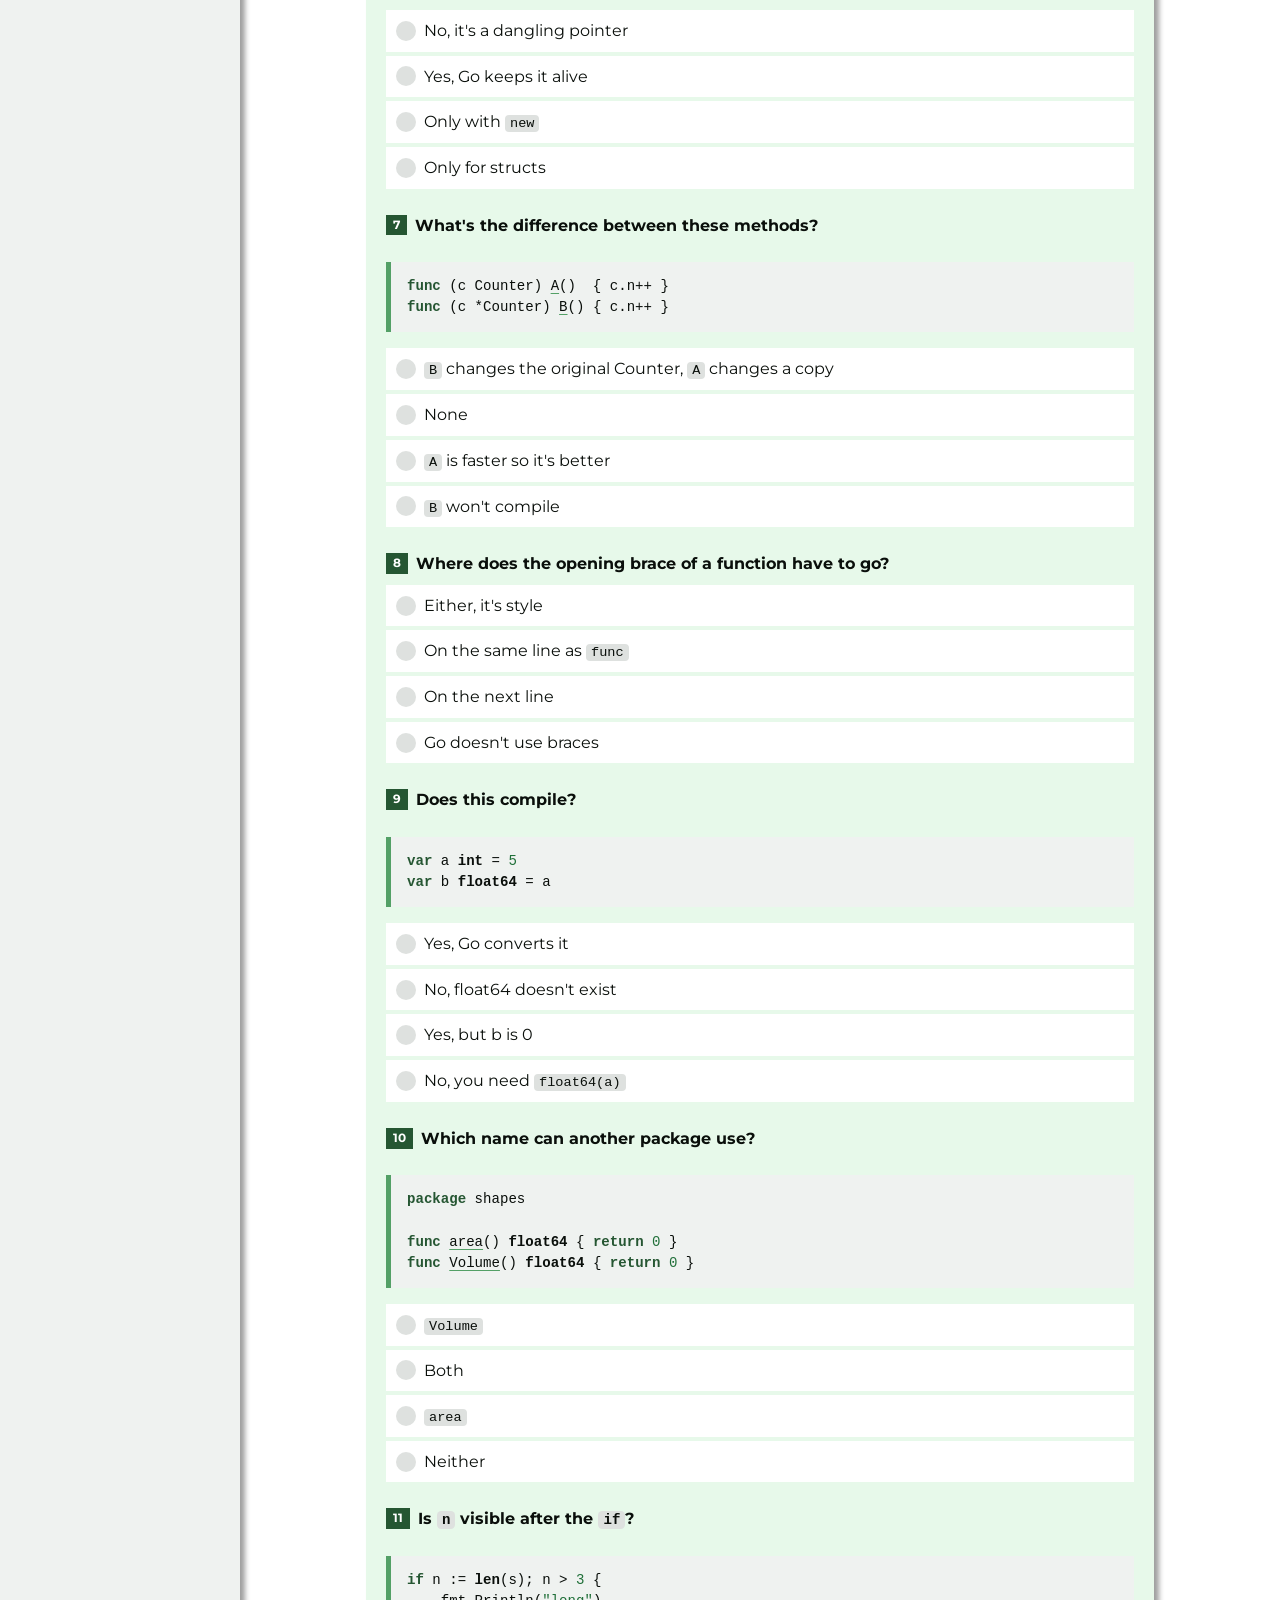
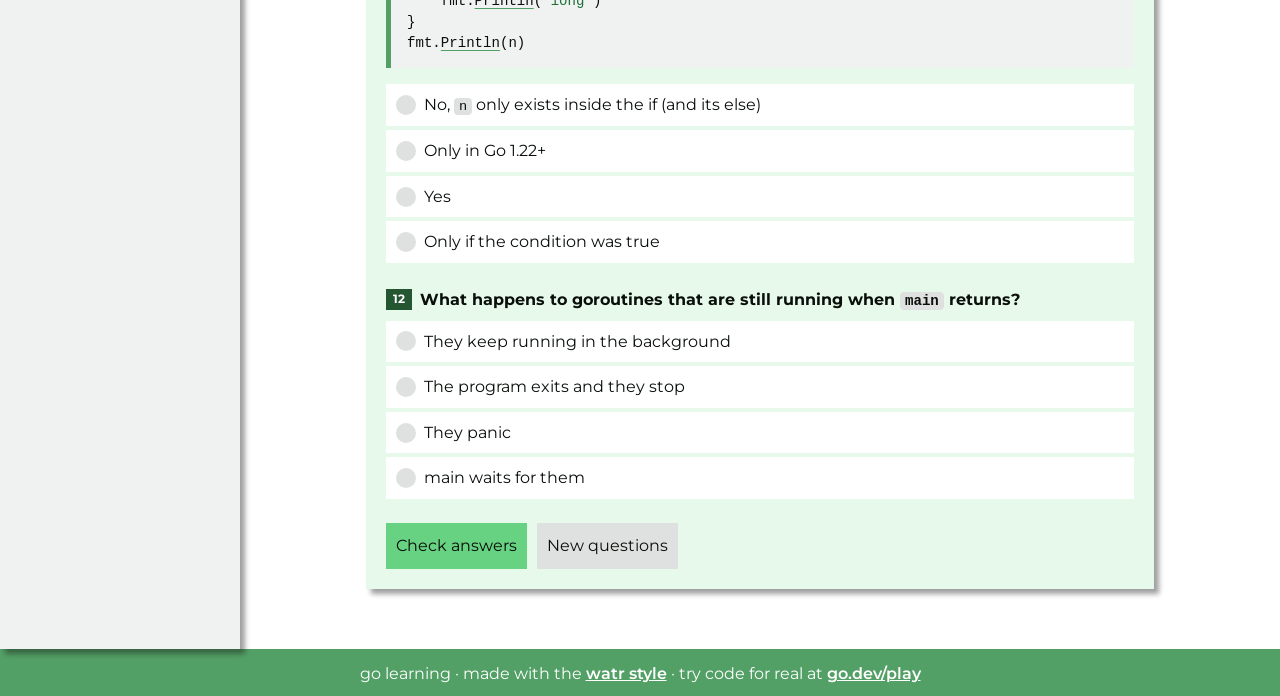
<file: quiz.html>
<!DOCTYPE html>
<html lang="en">
<head>
<meta charset="UTF-8">
<meta name="viewport" content="width=device-width, initial-scale=1.0, viewport-fit=cover">
<title>final quiz · go learning</title>
<meta name="description" content="Twelve random questions from every lesson. A new set each time.">
<link rel="icon" href="kit/assets/WatrLabsIcon.png">
<link rel="stylesheet" href="kit/watr.css">
<link rel="stylesheet" href="css/site.css">
<script>try { var t = JSON.parse(localStorage.getItem("golearn:theme")); if (t) document.documentElement.dataset.theme = t; } catch (e) {}</script>
</head>
<body>
<nav class="watr-bar" aria-label="site">
    <button type="button" class="watr-burger" data-watr-shell="shell" aria-controls="side" aria-label="lessons"></button>
    <a href="index.html" class="watr-bar__home">go learning</a>
    <button type="button" class="watr-bar__toggle">menu</button>
    <div class="watr-bar__links">
        <div class="watr-bar__group">
            <a href="index.html">home</a>
            <a href="basics.html">lessons</a>
            <a href="quiz.html">final quiz</a>
            <a href="cheatsheet.html">cheat sheet</a>
        </div>
        <div class="watr-bar__group">
            <button type="button" class="theme-btn" data-theme-toggle>dark</button>
        </div>
    </div>
</nav>

<div class="watr-shell" id="shell">
    <aside class="watr-side" id="side" aria-label="lessons">
        <div class="watr-side__inner">
            <div>
                <h2 class="watr-side__label">lessons</h2>
                <nav class="watr-side__nav" data-lesson-nav></nav>
            </div>
            <div data-side-extra>
                <h2 class="watr-side__label">practice</h2>
                <nav class="watr-side__nav">
                    <a href="quiz.html">final quiz</a>
                    <a href="cheatsheet.html">cheat sheet</a>
                </nav>
            </div>
            <div class="watr-side__foot">
                <div>
                    <div class="side-meter"><b>lessons done</b><span class="muted" data-progress-text>0 of 8</span></div>
                    <progress class="watr-progress" data-progress value="0" max="8" aria-label="lessons done"></progress>
                </div>
            </div>
        </div>
    </aside>

    <main class="watr-shell__main">
    <div class="page">
<ol class="watr-crumbs">
    <li><a href="index.html">lessons</a></li>
    <li aria-current="page">final quiz</li>
</ol>

<h1>Final quiz</h1>
<p class="lede">Twelve questions picked at random from every lesson. Press New questions at the end for a different set.</p>

<div data-quiz="mixed" data-count="12" id="final"></div>

<section id="result" hidden aria-live="polite"></section>

    </div>
    </main>
</div>

<footer class="watr-footer"><p>go learning · made with the <a href="https://github.com/WatrLabs/watr-style">watr style</a> · try code for real at <a href="https://go.dev/play/">go.dev/play</a></p></footer>

<script src="kit/watr.js"></script>
<script src="js/quizzes.js"></script>
<script src="js/site.js"></script>
<script src="js/toys/final.js"></script>
</body>
</html>
</file>
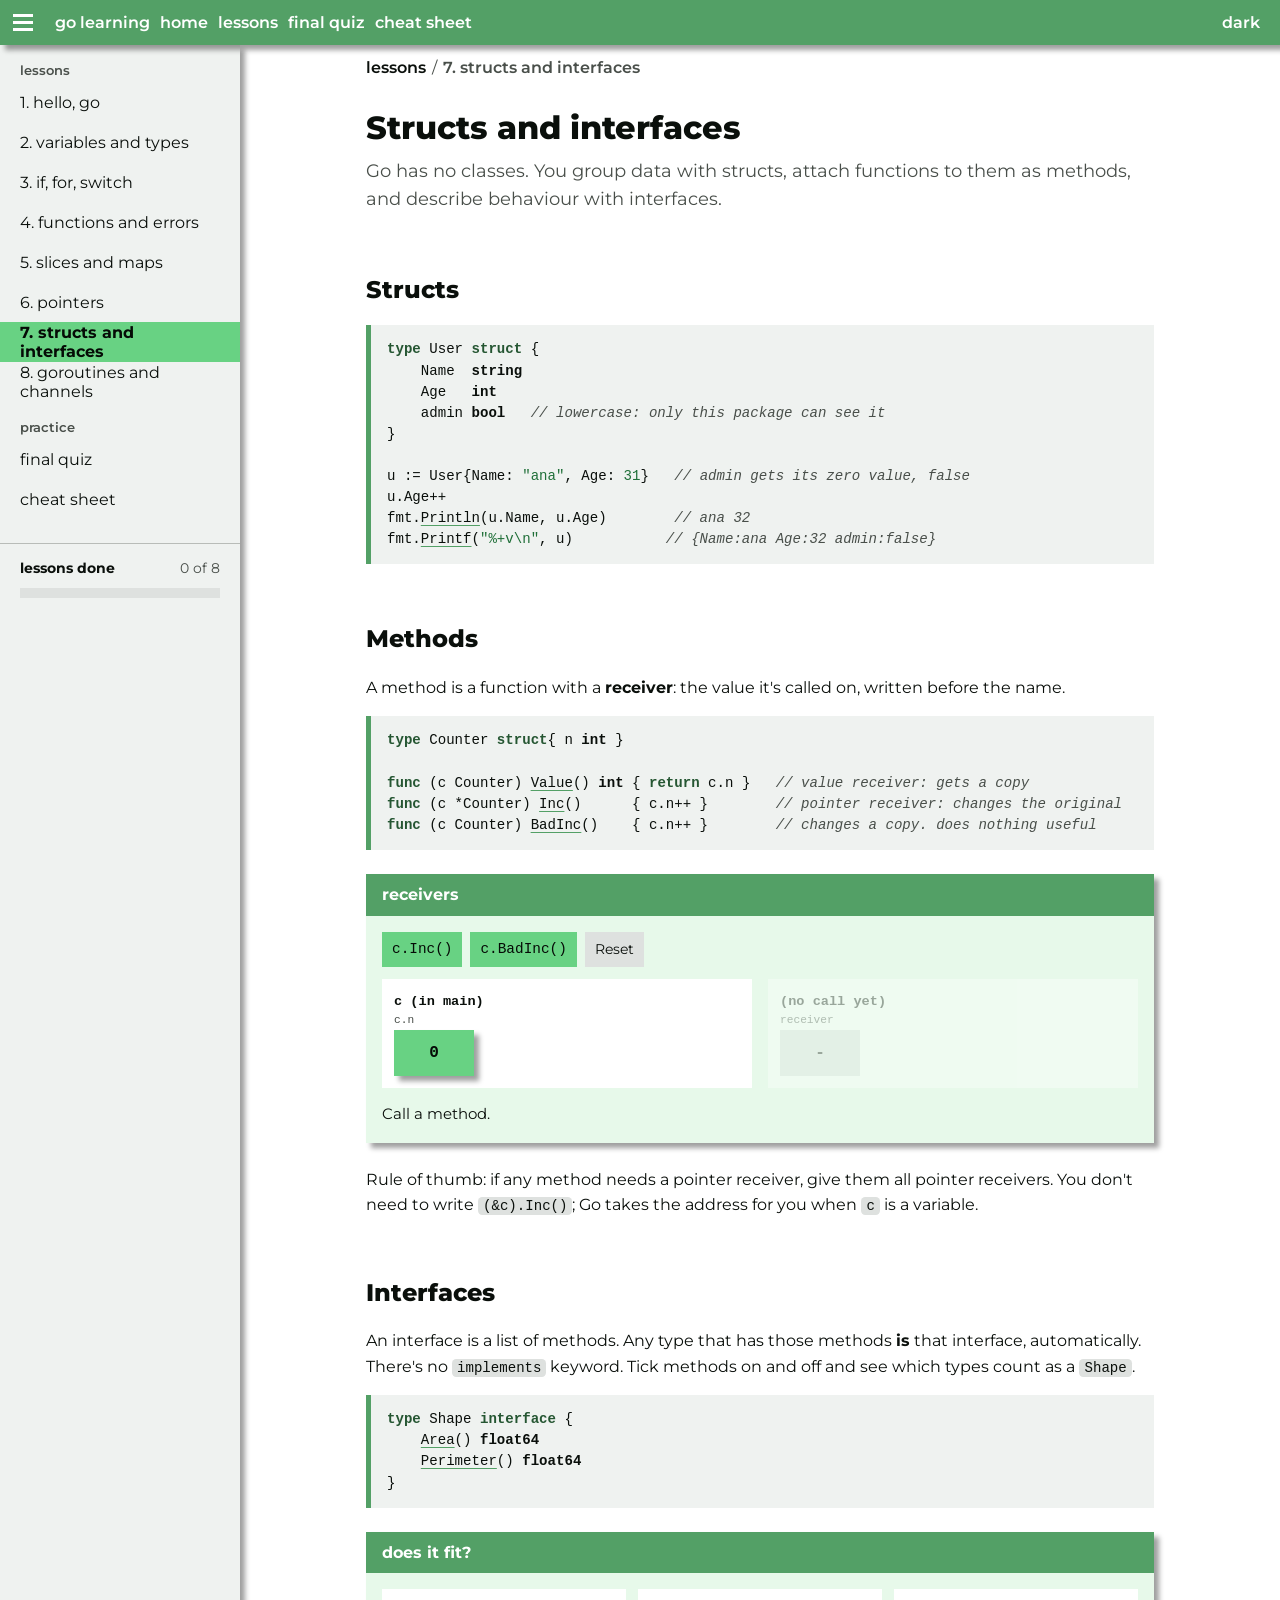
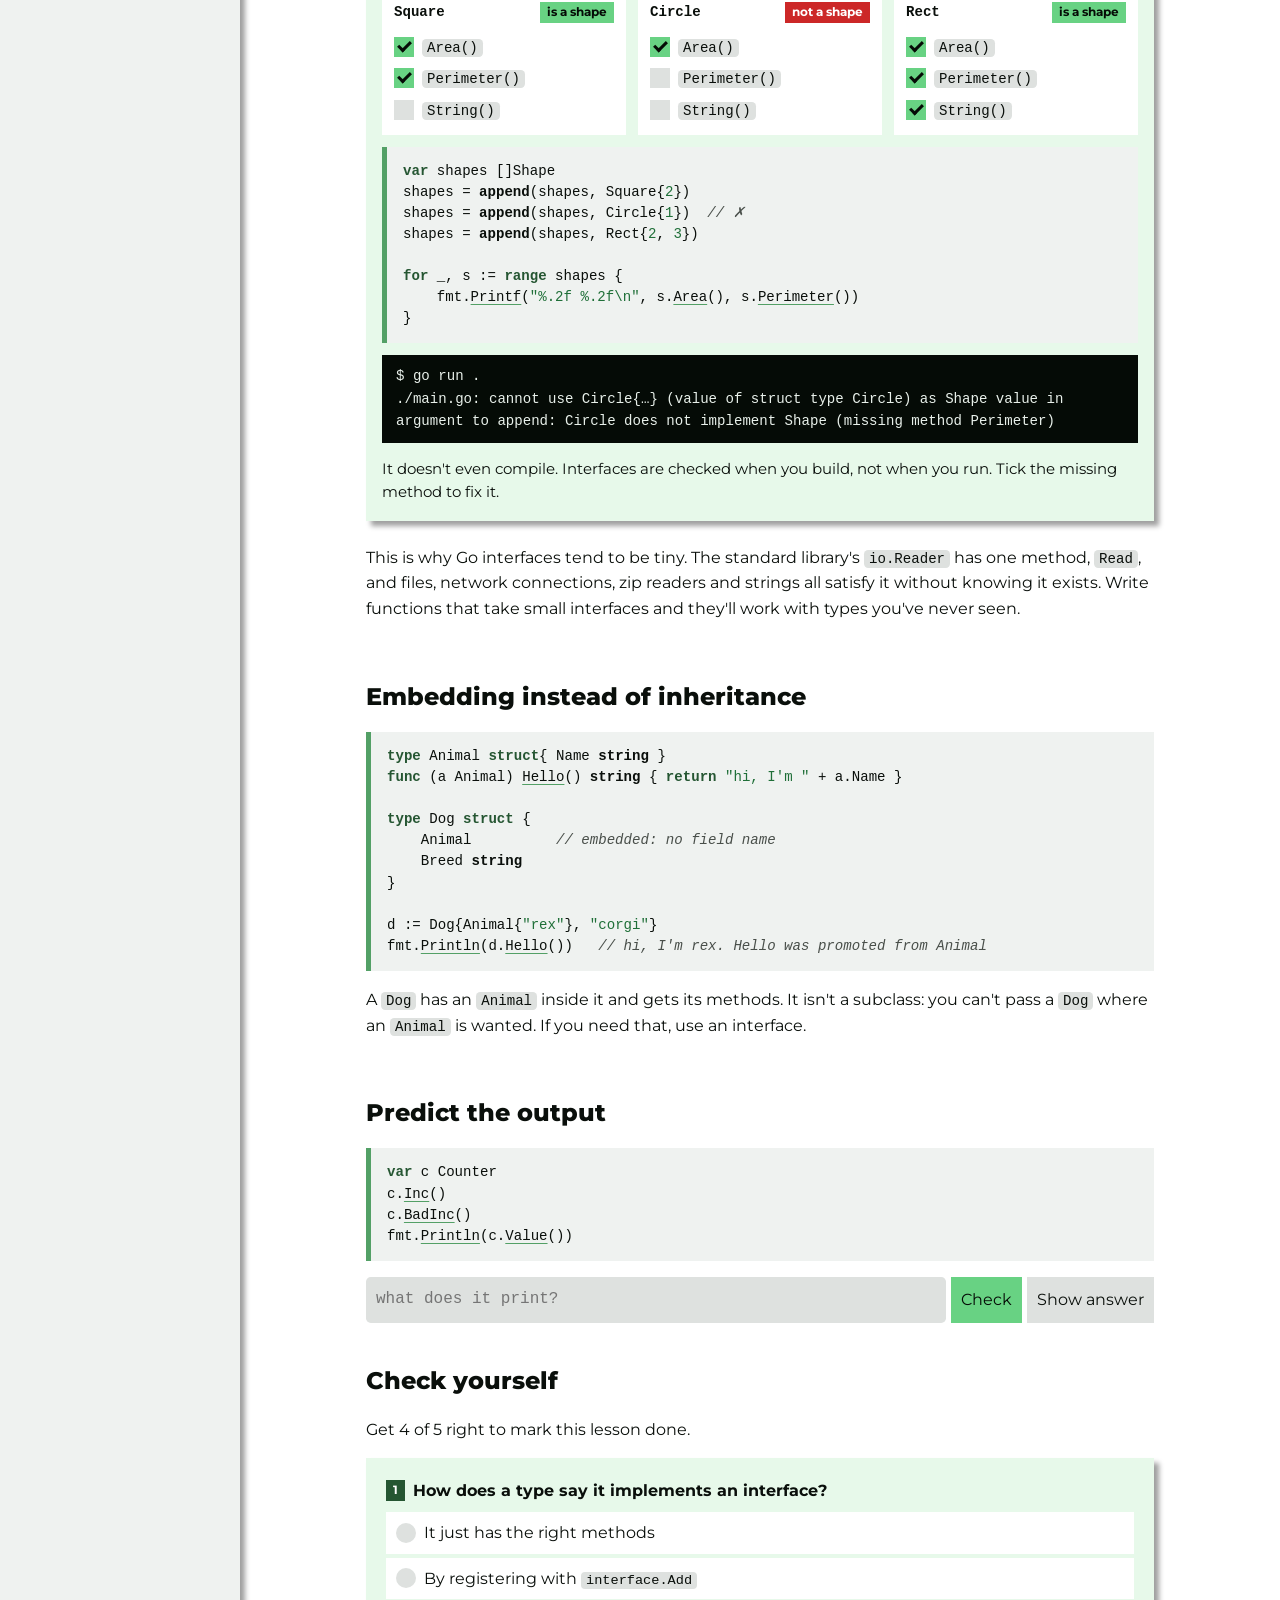
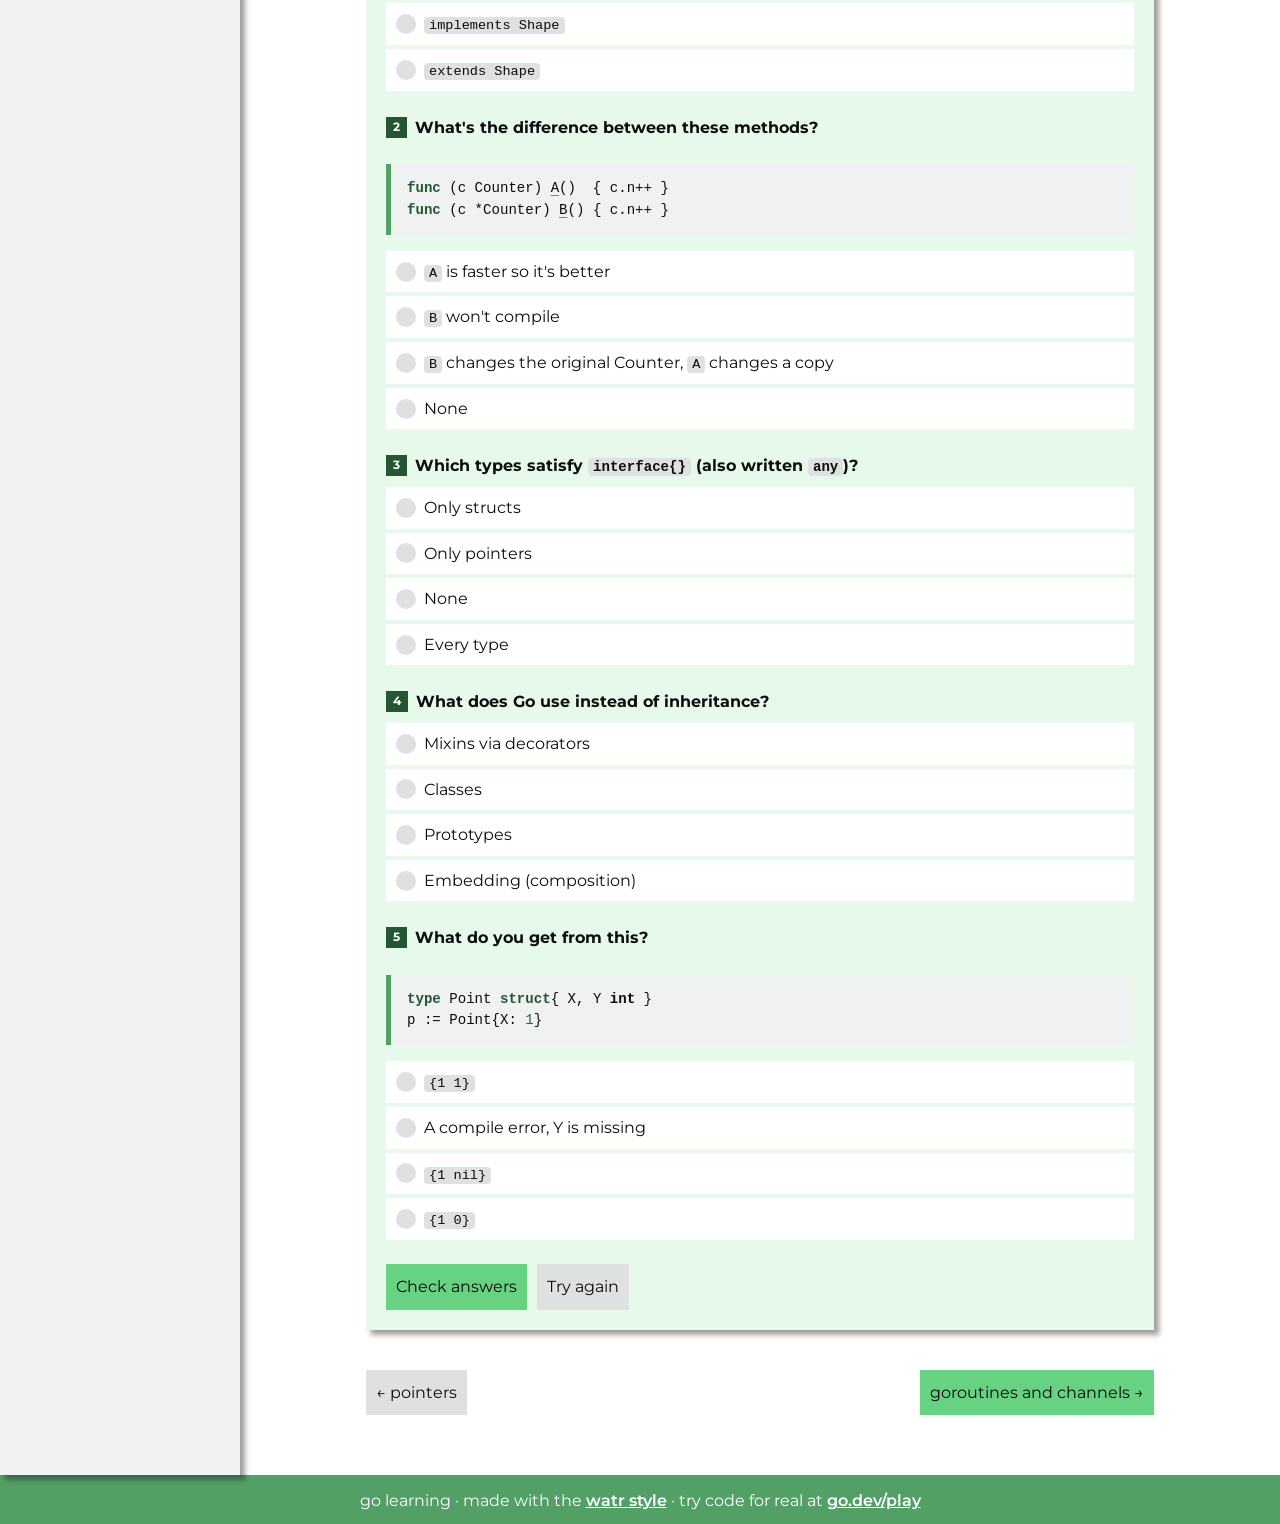
<file: types.html>
<!DOCTYPE html>
<html lang="en">
<head>
<meta charset="UTF-8">
<meta name="viewport" content="width=device-width, initial-scale=1.0, viewport-fit=cover">
<title>structs and interfaces · go learning</title>
<meta name="description" content="Lesson 7: structs, methods, value and pointer receivers, embedding, and implicit interfaces.">
<link rel="icon" href="kit/assets/WatrLabsIcon.png">
<link rel="stylesheet" href="kit/watr.css">
<link rel="stylesheet" href="css/site.css">
<script>try { var t = JSON.parse(localStorage.getItem("golearn:theme")); if (t) document.documentElement.dataset.theme = t; } catch (e) {}</script>
</head>
<body>
<nav class="watr-bar" aria-label="site">
    <button type="button" class="watr-burger" data-watr-shell="shell" aria-controls="side" aria-label="lessons"></button>
    <a href="index.html" class="watr-bar__home">go learning</a>
    <button type="button" class="watr-bar__toggle">menu</button>
    <div class="watr-bar__links">
        <div class="watr-bar__group">
            <a href="index.html">home</a>
            <a href="basics.html">lessons</a>
            <a href="quiz.html">final quiz</a>
            <a href="cheatsheet.html">cheat sheet</a>
        </div>
        <div class="watr-bar__group">
            <button type="button" class="theme-btn" data-theme-toggle>dark</button>
        </div>
    </div>
</nav>

<div class="watr-shell" id="shell">
    <aside class="watr-side" id="side" aria-label="lessons">
        <div class="watr-side__inner">
            <div>
                <h2 class="watr-side__label">lessons</h2>
                <nav class="watr-side__nav" data-lesson-nav></nav>
            </div>
            <div data-side-extra>
                <h2 class="watr-side__label">practice</h2>
                <nav class="watr-side__nav">
                    <a href="quiz.html">final quiz</a>
                    <a href="cheatsheet.html">cheat sheet</a>
                </nav>
            </div>
            <div class="watr-side__foot">
                <div>
                    <div class="side-meter"><b>lessons done</b><span class="muted" data-progress-text>0 of 8</span></div>
                    <progress class="watr-progress" data-progress value="0" max="8" aria-label="lessons done"></progress>
                </div>
            </div>
        </div>
    </aside>

    <main class="watr-shell__main">
    <div class="page">
<ol class="watr-crumbs">
    <li><a href="index.html">lessons</a></li>
    <li aria-current="page">7. structs and interfaces</li>
</ol>

<h1>Structs and interfaces</h1>
<p class="lede">Go has no classes. You group data with structs, attach functions to them as methods, and describe behaviour with interfaces.</p>

<section id="structs">
    <h2>Structs</h2>
    <pre class="go">
        type User struct {
            Name  string
            Age   int
            admin bool   // lowercase: only this package can see it
        }

        u := User{Name: "ana", Age: 31}   // admin gets its zero value, false
        u.Age++
        fmt.Println(u.Name, u.Age)        // ana 32
        fmt.Printf("%+v\n", u)           // {Name:ana Age:32 admin:false}
    </pre>
</section>

<section id="methods">
    <h2>Methods</h2>
    <p>A method is a function with a <b>receiver</b>: the value it's called on, written before the name.</p>
    <pre class="go">
        type Counter struct{ n int }

        func (c Counter) Value() int { return c.n }   // value receiver: gets a copy
        func (c *Counter) Inc()      { c.n++ }        // pointer receiver: changes the original
        func (c Counter) BadInc()    { c.n++ }        // changes a copy. does nothing useful
    </pre>

    <div class="toy" id="recv-toy">
        <div class="toy__head">receivers</div>
        <div class="toy__body">
            <div class="toy__controls">
                <button type="button" class="watr-btn watr-btn--small" data-m="inc" style="font-family:var(--mono)">c.Inc()</button>
                <button type="button" class="watr-btn watr-btn--small" data-m="bad" style="font-family:var(--mono)">c.BadInc()</button>
                <button type="button" class="watr-btn watr-btn--small watr-btn--quiet" data-m="reset">Reset</button>
            </div>
            <div class="frames">
                <div class="frame">
                    <div class="frame__name">c (in main)</div>
                    <div class="cells" style="padding-top:18px"><span class="cell is-in" data-slot="c"><small>c.n</small>0</span></div>
                </div>
                <div class="frame is-empty" data-slot="frame">
                    <div class="frame__name" data-slot="fname">(no call yet)</div>
                    <div class="cells" style="padding-top:18px"><span class="cell" data-slot="recv"><small>receiver</small>-</span></div>
                </div>
            </div>
            <p class="toy__note" aria-live="polite" data-slot="note">Call a method.</p>
        </div>
    </div>

    <p>Rule of thumb: if any method needs a pointer receiver, give them all pointer receivers. You don't need to write <code>(&amp;c).Inc()</code>; Go takes the address for you when <code>c</code> is a variable.</p>
</section>

<section id="interfaces">
    <h2>Interfaces</h2>
    <p>An interface is a list of methods. Any type that has those methods <b>is</b> that interface, automatically. There's no <code>implements</code> keyword. Tick methods on and off and see which types count as a <code>Shape</code>.</p>
    <pre class="go">
        type Shape interface {
            Area() float64
            Perimeter() float64
        }
    </pre>

    <div class="toy" id="iface-toy">
        <div class="toy__head">does it fit?</div>
        <div class="toy__body">
            <div class="shape-cards" data-slot="cards"></div>
            <pre class="go" data-slot="code"></pre>
            <pre class="out" data-slot="out"></pre>
            <p class="toy__note" aria-live="polite" data-slot="note"></p>
        </div>
    </div>

    <p>This is why Go interfaces tend to be tiny. The standard library's <code>io.Reader</code> has one method, <code>Read</code>, and files, network connections, zip readers and strings all satisfy it without knowing it exists. Write functions that take small interfaces and they'll work with types you've never seen.</p>
</section>

<section id="embedding">
    <h2>Embedding instead of inheritance</h2>
    <pre class="go">
        type Animal struct{ Name string }
        func (a Animal) Hello() string { return "hi, I'm " + a.Name }

        type Dog struct {
            Animal          // embedded: no field name
            Breed string
        }

        d := Dog{Animal{"rex"}, "corgi"}
        fmt.Println(d.Hello())   // hi, I'm rex. Hello was promoted from Animal
    </pre>
    <p>A <code>Dog</code> has an <code>Animal</code> inside it and gets its methods. It isn't a subclass: you can't pass a <code>Dog</code> where an <code>Animal</code> is wanted. If you need that, use an interface.</p>
</section>

<section id="predict">
    <h2>Predict the output</h2>
    <div class="predict" data-answer="1" data-why=" Inc changes c through a pointer (1). BadInc gets a copy, bumps the copy to 2, and throws it away.">
        <pre class="go">
            var c Counter
            c.Inc()
            c.BadInc()
            fmt.Println(c.Value())
        </pre>
    </div>
</section>

<section id="quiz">
    <h2>Check yourself</h2>
    <p>Get 4 of 5 right to mark this lesson done.</p>
    <div data-quiz="types"></div>
</section>

<nav class="lesson-nav" data-lesson-steps aria-label="lessons"></nav>

    </div>
    </main>
</div>

<footer class="watr-footer"><p>go learning · made with the <a href="https://github.com/WatrLabs/watr-style">watr style</a> · try code for real at <a href="https://go.dev/play/">go.dev/play</a></p></footer>

<script src="kit/watr.js"></script>
<script src="js/quizzes.js"></script>
<script src="js/site.js"></script>
<script src="js/toys/types.js"></script>
</body>
</html>
</file>
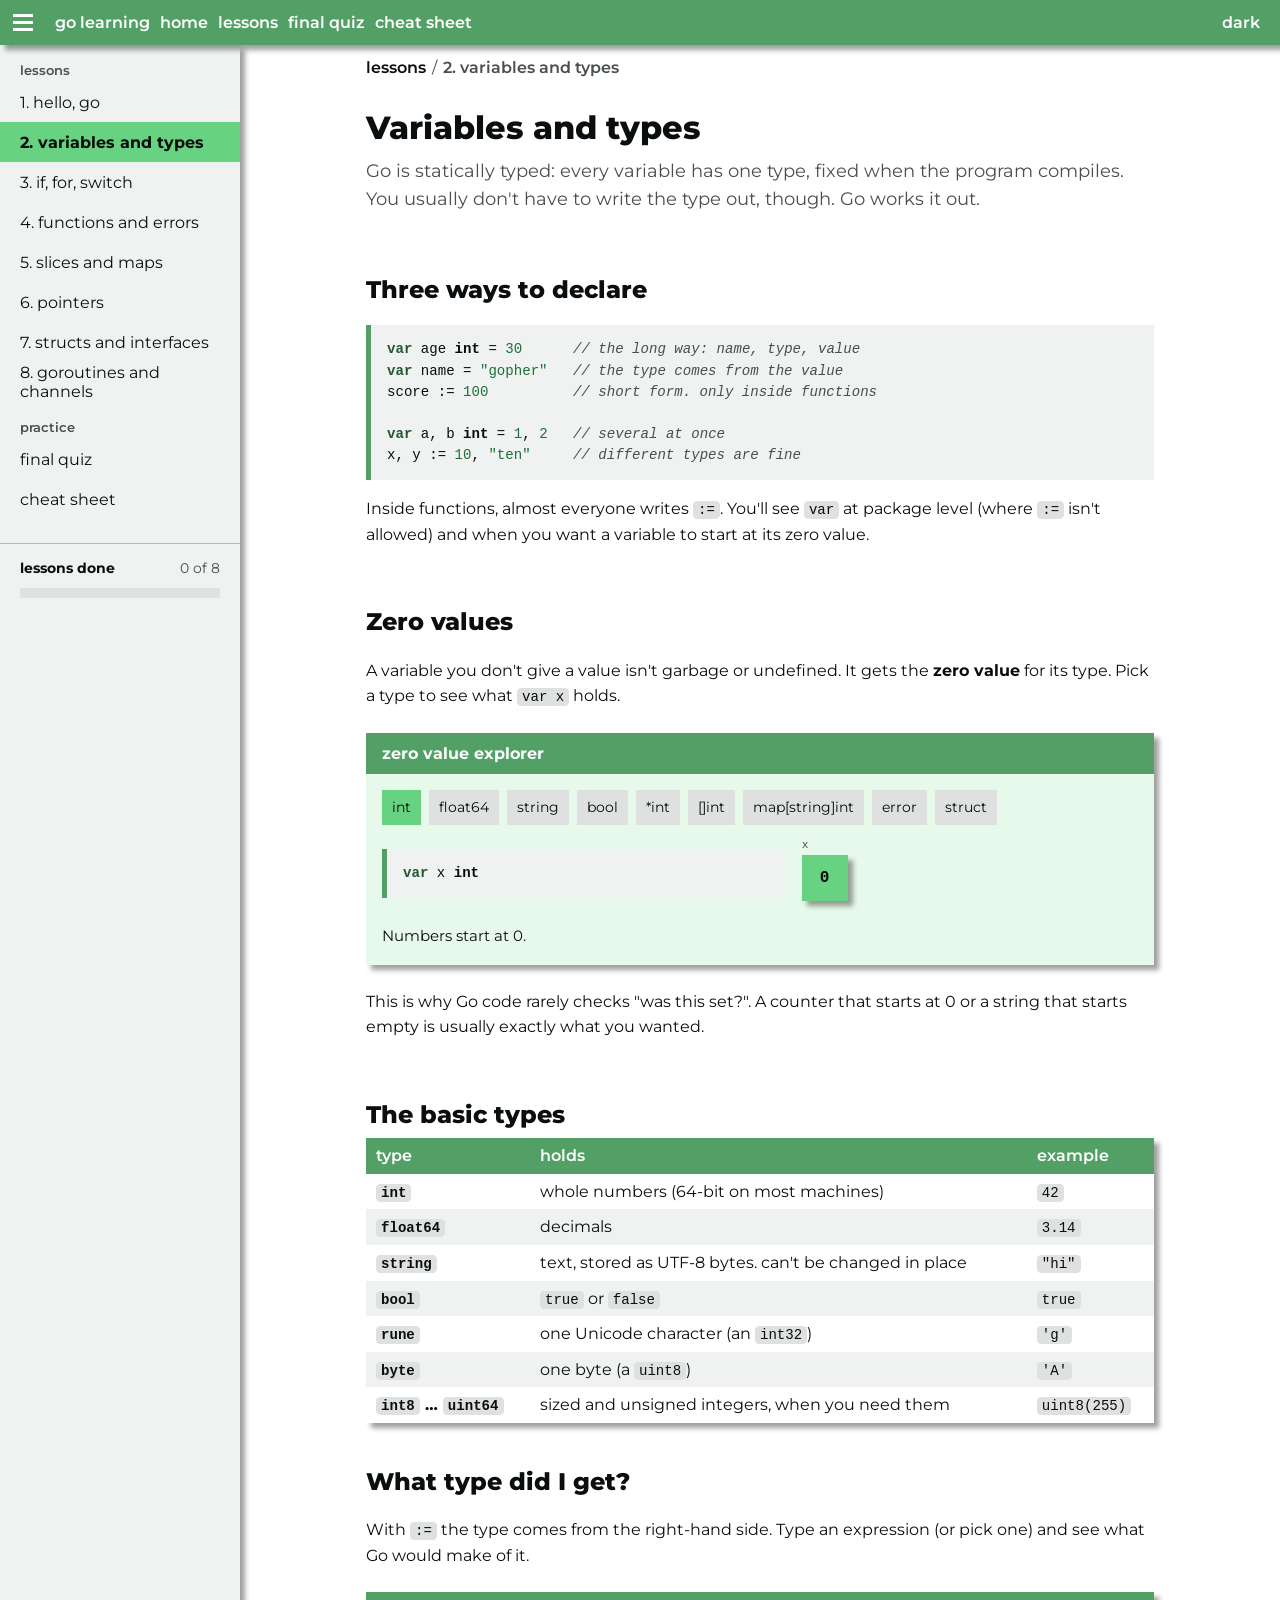
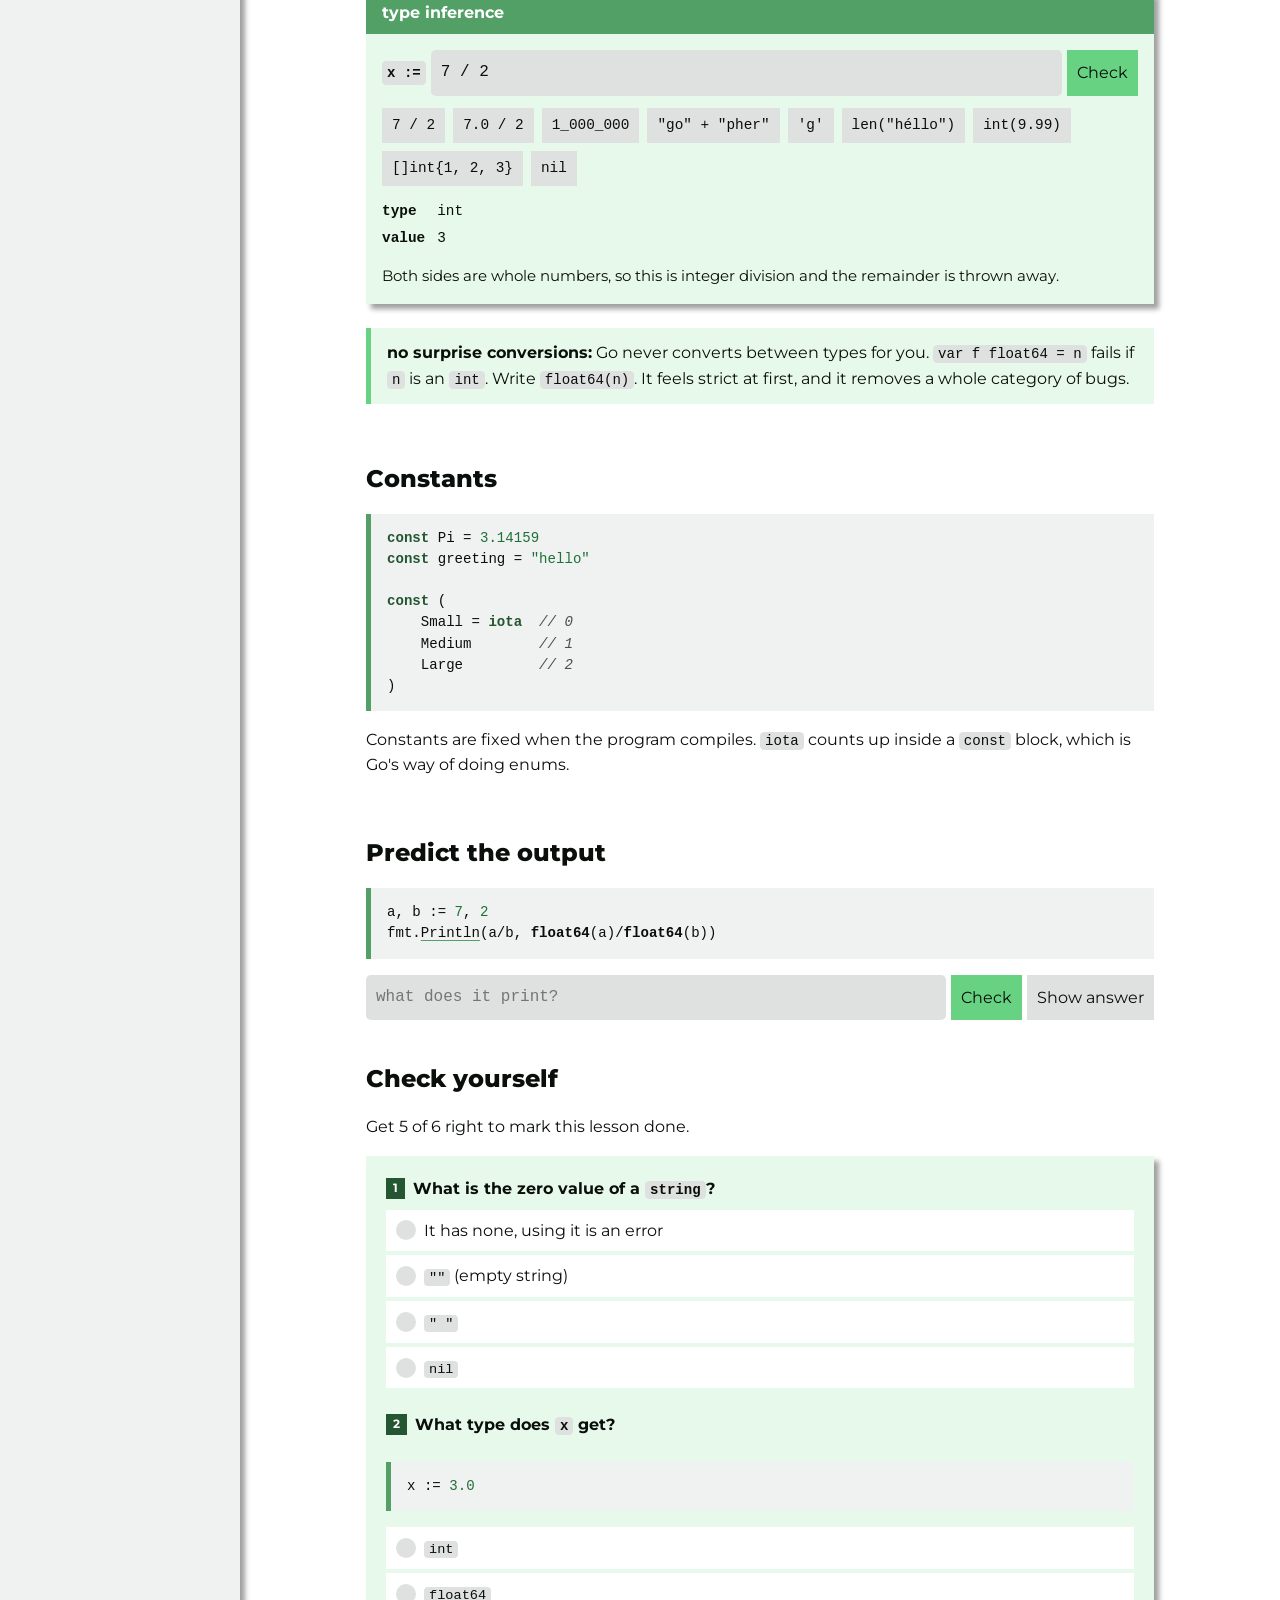
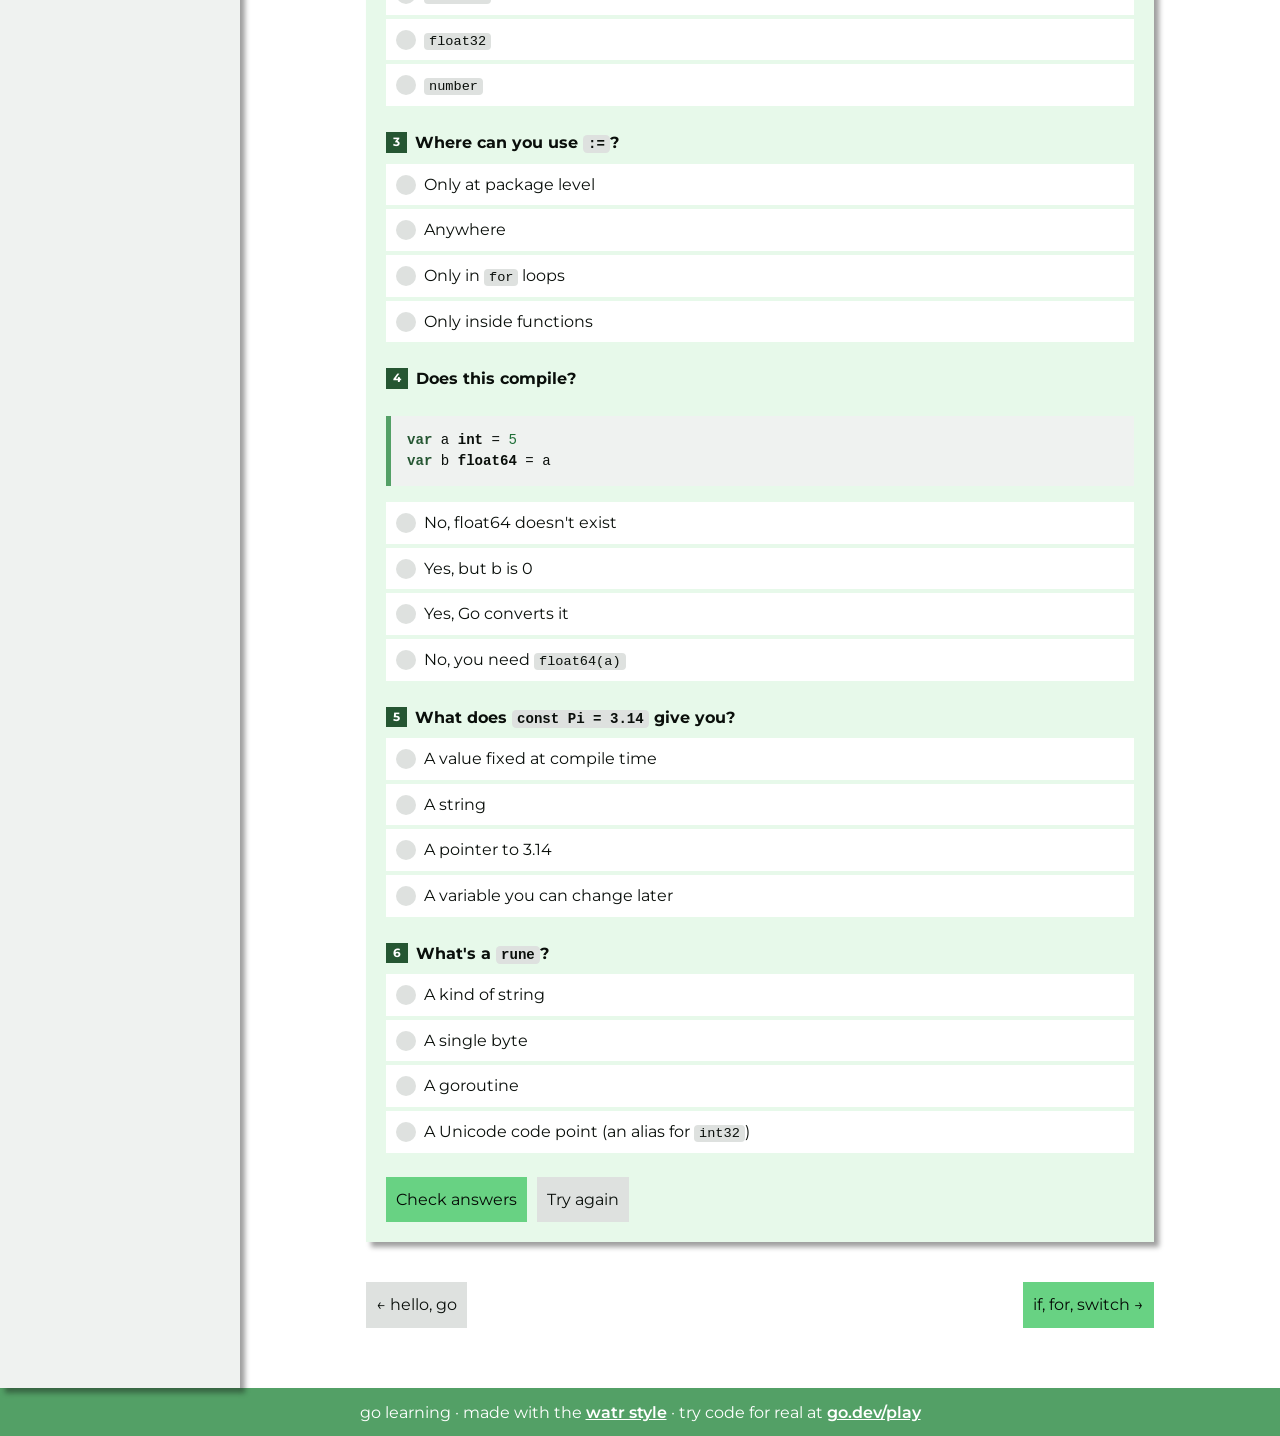
<file: variables.html>
<!DOCTYPE html>
<html lang="en">
<head>
<meta charset="UTF-8">
<meta name="viewport" content="width=device-width, initial-scale=1.0, viewport-fit=cover">
<title>variables and types · go learning</title>
<meta name="description" content="Lesson 2: var, :=, zero values, constants and Go's basic types.">
<link rel="icon" href="kit/assets/WatrLabsIcon.png">
<link rel="stylesheet" href="kit/watr.css">
<link rel="stylesheet" href="css/site.css">
<script>try { var t = JSON.parse(localStorage.getItem("golearn:theme")); if (t) document.documentElement.dataset.theme = t; } catch (e) {}</script>
</head>
<body>
<nav class="watr-bar" aria-label="site">
    <button type="button" class="watr-burger" data-watr-shell="shell" aria-controls="side" aria-label="lessons"></button>
    <a href="index.html" class="watr-bar__home">go learning</a>
    <button type="button" class="watr-bar__toggle">menu</button>
    <div class="watr-bar__links">
        <div class="watr-bar__group">
            <a href="index.html">home</a>
            <a href="basics.html">lessons</a>
            <a href="quiz.html">final quiz</a>
            <a href="cheatsheet.html">cheat sheet</a>
        </div>
        <div class="watr-bar__group">
            <button type="button" class="theme-btn" data-theme-toggle>dark</button>
        </div>
    </div>
</nav>

<div class="watr-shell" id="shell">
    <aside class="watr-side" id="side" aria-label="lessons">
        <div class="watr-side__inner">
            <div>
                <h2 class="watr-side__label">lessons</h2>
                <nav class="watr-side__nav" data-lesson-nav></nav>
            </div>
            <div data-side-extra>
                <h2 class="watr-side__label">practice</h2>
                <nav class="watr-side__nav">
                    <a href="quiz.html">final quiz</a>
                    <a href="cheatsheet.html">cheat sheet</a>
                </nav>
            </div>
            <div class="watr-side__foot">
                <div>
                    <div class="side-meter"><b>lessons done</b><span class="muted" data-progress-text>0 of 8</span></div>
                    <progress class="watr-progress" data-progress value="0" max="8" aria-label="lessons done"></progress>
                </div>
            </div>
        </div>
    </aside>

    <main class="watr-shell__main">
    <div class="page">
<ol class="watr-crumbs">
    <li><a href="index.html">lessons</a></li>
    <li aria-current="page">2. variables and types</li>
</ol>

<h1>Variables and types</h1>
<p class="lede">Go is statically typed: every variable has one type, fixed when the program compiles. You usually don't have to write the type out, though. Go works it out.</p>

<section id="declaring">
    <h2>Three ways to declare</h2>
    <pre class="go">
        var age int = 30      // the long way: name, type, value
        var name = "gopher"   // the type comes from the value
        score := 100          // short form. only inside functions

        var a, b int = 1, 2   // several at once
        x, y := 10, "ten"     // different types are fine
    </pre>
    <p>Inside functions, almost everyone writes <code>:=</code>. You'll see <code>var</code> at package level (where <code>:=</code> isn't allowed) and when you want a variable to start at its zero value.</p>
</section>

<section id="zero">
    <h2>Zero values</h2>
    <p>A variable you don't give a value isn't garbage or undefined. It gets the <b>zero value</b> for its type. Pick a type to see what <code>var x</code> holds.</p>

    <div class="toy" id="zero-toy">
        <div class="toy__head">zero value explorer</div>
        <div class="toy__body">
            <div class="toy__controls" role="group" aria-label="types"></div>
            <div class="toy__grid">
                <div>
                    <pre class="go" data-slot="code">var x int</pre>
                </div>
                <div class="watr-stack" style="gap:10px">
                    <div class="cells" style="padding-top:18px"><span class="cell is-in" data-slot="cell"><small>x</small>0</span></div>
                </div>
            </div>
            <p class="toy__note" aria-live="polite" data-slot="note"></p>
        </div>
    </div>

    <p>This is why Go code rarely checks "was this set?". A counter that starts at 0 or a string that starts empty is usually exactly what you wanted.</p>
</section>

<section id="types">
    <h2>The basic types</h2>
    <div class="watr-table-wrap">
        <table class="watr-table watr-table--compact watr-table--stack">
            <thead><tr><th>type</th><th>holds</th><th>example</th></tr></thead>
            <tbody>
                <tr><td class="is-main"><code>int</code></td><td>whole numbers (64-bit on most machines)</td><td><code>42</code></td></tr>
                <tr><td class="is-main"><code>float64</code></td><td>decimals</td><td><code>3.14</code></td></tr>
                <tr><td class="is-main"><code>string</code></td><td>text, stored as UTF-8 bytes. can't be changed in place</td><td><code>"hi"</code></td></tr>
                <tr><td class="is-main"><code>bool</code></td><td><code>true</code> or <code>false</code></td><td><code>true</code></td></tr>
                <tr><td class="is-main"><code>rune</code></td><td>one Unicode character (an <code>int32</code>)</td><td><code>'g'</code></td></tr>
                <tr><td class="is-main"><code>byte</code></td><td>one byte (a <code>uint8</code>)</td><td><code>'A'</code></td></tr>
                <tr><td class="is-main"><code>int8</code> … <code>uint64</code></td><td>sized and unsigned integers, when you need them</td><td><code>uint8(255)</code></td></tr>
            </tbody>
        </table>
    </div>
</section>

<section id="inference">
    <h2>What type did I get?</h2>
    <p>With <code>:=</code> the type comes from the right-hand side. Type an expression (or pick one) and see what Go would make of it.</p>

    <div class="toy" id="infer-toy">
        <div class="toy__head">type inference</div>
        <div class="toy__body">
            <form class="watr-row" style="flex-wrap:wrap">
                <code style="font-weight:700">x :=</code>
                <input name="expr" value="7 / 2" aria-label="expression" spellcheck="false" autocomplete="off" style="flex:1;min-width:10rem;font-family:var(--mono)">
                <button class="watr-btn">Check</button>
            </form>
            <div class="toy__controls" data-slot="presets"></div>
            <dl class="var-table" data-slot="result"></dl>
            <p class="toy__note" aria-live="polite" data-slot="note"></p>
        </div>
    </div>

    <div class="tip">
        <p><b>no surprise conversions:</b> Go never converts between types for you. <code>var f float64 = n</code> fails if <code>n</code> is an <code>int</code>. Write <code>float64(n)</code>. It feels strict at first, and it removes a whole category of bugs.</p>
    </div>
</section>

<section id="constants">
    <h2>Constants</h2>
    <pre class="go">
        const Pi = 3.14159
        const greeting = "hello"

        const (
            Small = iota  // 0
            Medium        // 1
            Large         // 2
        )
    </pre>
    <p>Constants are fixed when the program compiles. <code>iota</code> counts up inside a <code>const</code> block, which is Go's way of doing enums.</p>
</section>

<section id="predict">
    <h2>Predict the output</h2>
    <div class="predict" data-answer="3 3.5" data-why=" Dividing two ints throws the remainder away. Convert first to keep it.">
        <pre class="go">
            a, b := 7, 2
            fmt.Println(a/b, float64(a)/float64(b))
        </pre>
    </div>
</section>

<section id="quiz">
    <h2>Check yourself</h2>
    <p>Get 5 of 6 right to mark this lesson done.</p>
    <div data-quiz="variables"></div>
</section>

<nav class="lesson-nav" data-lesson-steps aria-label="lessons"></nav>

    </div>
    </main>
</div>

<footer class="watr-footer"><p>go learning · made with the <a href="https://github.com/WatrLabs/watr-style">watr style</a> · try code for real at <a href="https://go.dev/play/">go.dev/play</a></p></footer>

<script src="kit/watr.js"></script>
<script src="js/quizzes.js"></script>
<script src="js/site.js"></script>
<script src="js/toys/variables.js"></script>
</body>
</html>
</file>
<file: kit/watr.css>
/*
    watr.css — the watr style, portable edition
    drop it into any site, then retune the knobs in your own :root.
    everything lives in @layer watr, so any normal css you write wins.
*/
@import url('https://fonts.googleapis.com/css2?family=Montserrat:ital,wght@0,100..900;1,100..900&display=swap');

@layer watr.tokens, watr.base, watr.components;

/* ---------- knobs: change these per site ---------- */
@layer watr.tokens {
    :root {
        --watr-hue: 196;          /* the one color. watrfiles = 196, watrlabs = 237 */
        --watr-chroma: 1;         /* 0.4 = calm, 1 = normal, 1.3 = loud */
        --watr-lift: 5px;         /* how far things float. 3px flat, 5px normal, 8px dramatic */
        --watr-head-weight: 700;  /* heading weight. 500 calm, 700 normal, 900 shouty */
        --watr-speed: 0.2s;       /* everything moves at this speed */
        --watr-toast-time: 4s;    /* how long a toast stays up */
        --watr-sidebar-w: 250px;  /* sidebar width. 200 tight, 250 normal, 300 roomy */
    }

    /* ---------- derived: don't edit these, edit the knobs ---------- */
    /* add .watr-scope to any element to re-hue just that part of the page */
    :root, .watr-scope {
        /* the water ramp: one hue, four depths */
        --watr-bright: oklch(78% calc(0.13 * var(--watr-chroma)) var(--watr-hue));
        --watr-mid:    oklch(69% calc(0.11 * var(--watr-chroma)) var(--watr-hue));
        --watr-bar:    oklch(64% calc(0.10 * var(--watr-chroma)) var(--watr-hue));
        --watr-deep:   oklch(41% calc(0.07 * var(--watr-chroma)) var(--watr-hue));

        /* neutrals lean a tiny bit toward the hue so every site feels its own */
        --watr-page:       #ffffff;
        --watr-surface:    oklch(95.8% 0.004 var(--watr-hue));
        --watr-panel:      oklch(96.5% calc(0.025 * var(--watr-chroma)) var(--watr-hue));  /* a pale wash of the hue */
        --watr-field:      oklch(90.7% 0.004 var(--watr-hue));
        --watr-field-over: oklch(79% 0.006 var(--watr-hue));
        --watr-text:       oklch(16% 0.012 var(--watr-hue));
        --watr-muted:      oklch(42% 0.012 var(--watr-hue));
        --watr-ink:        oklch(14% 0.015 var(--watr-hue));  /* text on bright fills, in both themes */
        --watr-on-bar:     #ffffff;
        --watr-rule:       var(--watr-text);

        /* signals. these never follow the hue */
        --watr-danger:  #cc2828;
        --watr-warning: #ffc800;

        /* the drop: light always comes from the top-left */
        --watr-shadow-color: rgb(15 15 15 / 0.4);
        --watr-drop:      var(--watr-lift) var(--watr-lift) var(--watr-lift) var(--watr-shadow-color);
        --watr-drop-big:  calc(var(--watr-lift) * 2) calc(var(--watr-lift) * 2) calc(var(--watr-lift) * 2) var(--watr-shadow-color);

        --watr-font: "Montserrat", "Segoe UI", system-ui, sans-serif;
        --watr-bar-h: 45px;
        --watr-foot-h: 50px;
        --watr-field-radius: 0.3em;
        --watr-rule-w: 5px;
    }

    @media (prefers-color-scheme: dark) {
        :root:not([data-theme="light"]), :root:not([data-theme="light"]) .watr-scope {
            --watr-page:       oklch(19% 0.012 var(--watr-hue));
            --watr-surface:    oklch(23% 0.014 var(--watr-hue));
            --watr-panel:      oklch(27% calc(0.03 * var(--watr-chroma)) var(--watr-hue));
            --watr-field:      oklch(30% 0.016 var(--watr-hue));
            --watr-field-over: oklch(37% 0.02 var(--watr-hue));
            --watr-text:       oklch(94% 0.008 var(--watr-hue));
            --watr-muted:      oklch(74% 0.012 var(--watr-hue));
            --watr-bar:        oklch(50% calc(0.09 * var(--watr-chroma)) var(--watr-hue));
            --watr-shadow-color: rgb(0 0 0 / 0.55);
            }
    }
    :root[data-theme="dark"], :root[data-theme="dark"] .watr-scope {
        --watr-page:       oklch(19% 0.012 var(--watr-hue));
        --watr-surface:    oklch(23% 0.014 var(--watr-hue));
        --watr-panel:      oklch(27% calc(0.03 * var(--watr-chroma)) var(--watr-hue));
        --watr-field:      oklch(30% 0.016 var(--watr-hue));
        --watr-field-over: oklch(37% 0.02 var(--watr-hue));
        --watr-text:       oklch(94% 0.008 var(--watr-hue));
        --watr-muted:      oklch(74% 0.012 var(--watr-hue));
        --watr-bar:        oklch(50% calc(0.09 * var(--watr-chroma)) var(--watr-hue));
        --watr-shadow-color: rgb(0 0 0 / 0.55);
    }
}

/* ---------- page: outside the layers on purpose ----------
   resets (normalize.css, a host's base styles) are usually unlayered, and an
   unlayered rule always beats a layered one, so the page background, text and
   font would get stuck on the reset's values. these few live out here instead.
   anything you write after watr.css still wins. */
body {
    font: 1rem/normal var(--watr-font);
    background-color: var(--watr-page);
    color: var(--watr-text);
}
:root { color-scheme: light; }
@media (prefers-color-scheme: dark) {
    :root:not([data-theme="light"]) { color-scheme: dark; }
}
:root[data-theme="dark"] { color-scheme: dark; }

/* ---------- base ---------- */
@layer watr.base {
    *, *::before, *::after {
        transition: var(--watr-speed);
    }

    @media (prefers-reduced-motion: reduce) {
        :root { --watr-speed: 0s; }
    }

    html, body {
        margin: 0;
        padding: 0;
        min-height: 100vh;
    }

    body {
        display: flex;
        flex-direction: column;
    }

    h1, h2, h3 {
        font-weight: var(--watr-head-weight);
        text-wrap: balance;
    }

    h1 { margin-bottom: 0.25rem; }

    a { color: inherit; }

    input, select, textarea {
        font: inherit;
        color: var(--watr-text);
        background-color: var(--watr-field);
        border: none;
        padding: 10px;
        border-radius: var(--watr-field-radius);
    }

    input:hover, select:hover, textarea:hover {
        background-color: var(--watr-field-over);
    }

    :focus-visible {
        outline: 3px solid var(--watr-bright);
        outline-offset: 2px;
    }

    ::selection {
        background-color: var(--watr-bright);
        color: var(--watr-ink);
    }
}

/* ---------- components ---------- */
@layer watr.components {

    /* bars: the page is framed top and bottom by full-width color */
    .watr-bar {
        color: var(--watr-on-bar);
        background-color: var(--watr-bar);
        min-height: var(--watr-bar-h);
        display: flex;
        flex-wrap: wrap;
        align-items: center;
        justify-content: space-between;
        box-shadow: var(--watr-drop);
        position: relative;
        z-index: 3;
    }

    .watr-bar__group {
        display: flex;
        flex-wrap: wrap;
        align-items: center;
        padding-inline: 15px;
    }

    .watr-bar a {
        color: var(--watr-on-bar);
        text-decoration: none;
        padding: 5px;
        font-weight: 600;
        white-space: nowrap;
        text-transform: lowercase;
    }

    .watr-bar a:hover { text-decoration: underline; text-underline-offset: 4px; }

    .watr-bar .watr-bar__home { text-transform: none; }

    /* the newer bar markup: home link, a phone menu button, then the link groups.
       <nav class="watr-bar">
           <a class="watr-bar__home" href="/">watrfiles</a>
           <button class="watr-bar__toggle" type="button">menu</button>
           <div class="watr-bar__links"><div class="watr-bar__group">...</div><div class="watr-bar__group">...</div></div>
       </nav>
       watr.js turns the button on. without js the links just wrap like before. */
    .watr-bar > .watr-bar__home { margin-left: 15px; }
    .watr-bar__links {
        flex: 1;
        display: flex;
        flex-wrap: wrap;
        align-items: center;
        justify-content: space-between;
    }
    .watr-bar__links > .watr-bar__group:first-child { padding-left: 0; }
    .watr-bar__toggle {
        display: none;
        font: inherit;
        font-weight: 600;
        text-transform: lowercase;
        min-height: var(--watr-bar-h);
        padding: 0 5px;
        margin-right: 15px;
        border: none;
        background: none;
        color: var(--watr-on-bar);
        cursor: pointer;
    }
    .watr-bar__toggle::after { content: " \25BE"; }
    .watr-bar__toggle[aria-expanded="true"]::after { content: " \25B4"; }

    /* the signed-in person, sitting in the bar */
    .watr-bar .watr-bar__me { display: inline-flex; align-items: center; gap: 8px; text-transform: none; }

    @media (max-width: 600px) {
        .watr-bar__toggle[aria-expanded] { display: block; margin-left: auto; }
        .watr-bar__toggle[aria-expanded="false"] ~ .watr-bar__links { display: none; }
        .watr-bar__toggle[aria-expanded] ~ .watr-bar__links {
            flex: none;
            width: 100%;
            flex-direction: column;
            align-items: stretch;
        }
        .watr-bar__toggle[aria-expanded] ~ .watr-bar__links .watr-bar__group {
            flex-direction: column;
            align-items: stretch;
            padding: 0;
        }
        .watr-bar__toggle[aria-expanded] ~ .watr-bar__links :is(a, button) {
            display: flex;
            align-items: center;
            min-height: 44px;
            padding: 0 20px;
            text-align: left;
            border-top: 1px solid rgb(255 255 255 / 0.2);
        }
        .watr-bar__toggle[aria-expanded] ~ .watr-bar__links :is(a, button):hover {
            text-decoration: none;
            background-color: rgb(0 0 0 / 0.1);
        }
    }

    .watr-footer {
        color: var(--watr-on-bar);
        background-color: var(--watr-bar);
        min-height: var(--watr-foot-h);
        margin-top: auto;
        display: flex;
        align-items: center;
        justify-content: center;
        text-align: center;
        box-shadow: var(--watr-drop-big);
    }

    /* strips: thin full-width notices stacked right under the bar */
    .watr-strip {
        color: #ffffff;
        background-color: var(--watr-danger);
        min-height: var(--watr-bar-h);
        display: flex;
        align-items: center;
        padding-inline: 15px;
        box-shadow: var(--watr-drop);
        position: relative;
        z-index: 2;
    }
    .watr-strip p { margin: 0; }

    /* the bar and the strips under it are one block: only the bottom of the stack casts */
    .watr-bar:has(+ .watr-strip),
    .watr-strip:has(+ .watr-strip) {
        box-shadow: none;
    }
    .watr-strip--warning { background-color: var(--watr-warning); color: var(--watr-ink); }
    .watr-strip--info    { background-color: var(--watr-bright);  color: var(--watr-ink); }

    /* buttons: square, bright, black text. never rounded */
    .watr-btn {
        display: inline-block;
        font: inherit;
        background-color: var(--watr-bright);
        color: var(--watr-ink);
        text-decoration: none;
        padding: 10px;
        border: none;
        border-radius: 0;
        cursor: pointer;
    }
    .watr-btn:hover { background-color: var(--watr-mid); }
    .watr-btn:active { transform: translate(1px, 1px); }
    .watr-btn--danger { background-color: var(--watr-danger); color: #ffffff; }
    .watr-btn--danger:hover { background-color: color-mix(in oklch, var(--watr-danger), black 20%); }
    .watr-btn--quiet { background-color: var(--watr-field); color: var(--watr-text); }
    .watr-btn--quiet:hover { background-color: var(--watr-field-over); }
    .watr-btn:disabled, .watr-btn[aria-disabled="true"] {
        background-color: var(--watr-deep);
        color: color-mix(in oklch, var(--watr-deep), white 60%);
        cursor: not-allowed;
        transform: none;
    }

    .watr-row {
        display: flex;
        flex-wrap: wrap;
        gap: 5px;
        align-items: center;
    }

    .watr-stack {
        display: flex;
        flex-direction: column;
        gap: 5px;
        align-items: flex-start;
    }

    /* messages: a solid block of signal color, no icon, no border */
    .watr-msg {
        padding: 10px;
        color: #ffffff;
        background-color: var(--watr-danger);
    }
    .watr-msg--warning { background-color: var(--watr-warning); color: var(--watr-ink); }
    .watr-msg--info    { background-color: var(--watr-bright);  color: var(--watr-ink); }

    /* panel: a raised block that casts the drop */
    .watr-panel {
        background-color: var(--watr-panel);
        box-shadow: var(--watr-drop);
        padding: 20px;
    }

    /* split: words on one side, the thing on the other, a thick rule between */
    .watr-split {
        display: flex;
        align-items: center;
        justify-content: center;
    }
    .watr-split__aside {
        border-right: var(--watr-rule-w) solid var(--watr-rule);
        padding-right: 40px;
        text-align: left;
    }
    .watr-split__main {
        padding-left: 40px;
    }

    @media (max-width: 480px) {
        .watr-split { flex-direction: column; align-items: stretch; }
        .watr-split__aside {
            border-right: none;
            border-bottom: var(--watr-rule-w) solid var(--watr-rule);
            padding: 0 0 20px;
        }
        .watr-split__main { padding: 20px 0 0; }
    }

    /* blob: an expressive face sits beside the message, never above it on desktop */
    .watr-blob {
        display: flex;
        align-items: center;
        justify-content: center;
        gap: 35px;
        text-align: left;
    }
    .watr-blob__face {
        width: 180px;
        height: auto;
        flex: none;
    }
    @media (max-width: 480px) {
        .watr-blob { flex-direction: column-reverse; text-align: center; gap: 10px; }
        .watr-blob .watr-row { justify-content: center; }
        .watr-blob__face { width: 120px; }
    }

    /* quote: an in-joke with a fake-official attribution */
    .watr-quote { margin: 0; }
    .watr-quote cite {
        display: block;
        margin-top: 1em;
        font-style: italic;
        font-weight: 700;
    }
    .watr-quote cite::before { content: "- "; }

    /* old sidebar from watrfiles: fixed, slides over the page. new sites should use .watr-shell + .watr-side */
    .watr-sidebar {
        position: fixed;
        top: 0;
        left: 0;
        z-index: 4;
        width: var(--watr-sidebar-w);
        height: 100%;
        overflow: hidden;
        background-color: var(--watr-surface);
        box-shadow: var(--watr-drop);
    }
    .watr-sidebar.is-hidden { width: 0; box-shadow: none; }

    /* ---------- shell + sidebar: a sidebar under the bar, the page beside it ----------
       <nav class="watr-bar"><button class="watr-burger" data-watr-shell="app" aria-label="sidebar"></button> ...</nav>
       <div class="watr-shell" id="app">
           <aside class="watr-side"><div class="watr-side__inner"> sections... </div></aside>
           <main class="watr-shell__main"> page... </main>
       </div>
       the sidebar sits on the left so its drop falls onto the page. desktop: the burger folds it
       away (and watr.js remembers that). under 800px it's a drawer over the page instead. */
    .watr-shell {
        display: grid;
        grid-template-columns: var(--watr-sidebar-w) minmax(0, 1fr);
        flex: 1;
        min-height: 0;
    }
    .watr-shell.is-collapsed { grid-template-columns: 0 minmax(0, 1fr); }
    .watr-shell__main { min-width: 0; }

    .watr-side {
        position: relative;
        z-index: 2;
        overflow: hidden;
        background-color: var(--watr-surface);
        color: var(--watr-text);
        box-shadow: var(--watr-drop);
    }
    .watr-shell.is-collapsed .watr-side { box-shadow: none; }
    .watr-side__inner {
        position: sticky;
        top: 0;
        box-sizing: border-box;
        width: var(--watr-sidebar-w);
        max-height: 100vh;
        overflow-y: auto;
        display: flex;
        flex-direction: column;
        gap: 18px;
        padding-block: 18px;
    }
    .watr-side__label {
        margin: 0 0 4px;
        padding-inline: 20px;
        font-size: 0.8rem;
        font-weight: 600;
        text-transform: lowercase;
        color: var(--watr-muted);
    }
    .watr-side__nav { display: flex; flex-direction: column; }
    .watr-side__nav a, .watr-side__nav button {
        display: flex;
        align-items: center;
        justify-content: space-between;
        gap: 10px;
        min-height: 40px;
        padding-inline: 20px;
        font: inherit;
        text-align: left;
        text-decoration: none;
        border: none;
        background: none;
        color: inherit;
        cursor: pointer;
    }
    .watr-side__nav a:hover, .watr-side__nav button:hover { background-color: var(--watr-field); }
    .watr-side__nav [aria-current="page"] {
        font-weight: 700;
        background-color: var(--watr-bright);
        color: var(--watr-ink);
    }
    .watr-side__nav [aria-current="page"]:hover { background-color: var(--watr-mid); }
    .watr-side__count {
        font-size: 0.8rem;
        font-weight: 600;
        font-variant-numeric: tabular-nums;
        opacity: 0.7;
    }
    .watr-side__foot {
        display: flex;
        flex-direction: column;
        gap: 12px;
        margin-top: 6px;
        padding: 16px 20px 0;
        border-top: 1px solid var(--watr-field-over);
        font-size: 0.85rem;
    }
    .watr-side__foot .muted { color: var(--watr-muted); }
    .watr-side__me { display: flex; align-items: center; gap: 10px; font-weight: 700; font-size: 1rem; }
    .watr-side__me small { display: block; font-weight: 500; font-size: 0.8rem; color: var(--watr-muted); }

    /* --color: the sidebar takes the bar's color, so bar and sidebar make one L-shaped frame */
    .watr-side--color {
        background-color: var(--watr-bar);
        color: var(--watr-on-bar);
    }
    .watr-side--color .watr-side__label,
    .watr-side--color .watr-side__foot .muted,
    .watr-side--color .watr-side__me small { color: rgb(255 255 255 / 0.75); }
    .watr-side--color .watr-side__nav a:hover, .watr-side--color .watr-side__nav button:hover { background-color: rgb(0 0 0 / 0.12); }
    .watr-side--color .watr-side__nav [aria-current="page"]:hover { background-color: var(--watr-mid); }
    .watr-side--color .watr-side__foot { border-top-color: rgb(255 255 255 / 0.25); }
    .watr-side--color progress.watr-progress { background-color: rgb(255 255 255 / 0.25); }
    .watr-side--color progress.watr-progress::-webkit-progress-bar { background-color: rgb(255 255 255 / 0.25); }

    /* the burger: three square-ended lines, lives at the left end of the bar */
    .watr-burger {
        flex: none;
        width: var(--watr-bar-h);
        height: var(--watr-bar-h);
        padding: 0;
        border: none;
        cursor: pointer;
        color: var(--watr-on-bar);
        background-color: transparent;
        background-image: linear-gradient(currentColor 0 0), linear-gradient(currentColor 0 0), linear-gradient(currentColor 0 0);
        background-size: 20px 3px;
        background-repeat: no-repeat;
        background-position: center calc(50% - 7px), center, center calc(50% + 7px);
    }
    .watr-burger:hover { background-color: rgb(0 0 0 / 0.12); }
    .watr-bar > .watr-burger + .watr-bar__home { margin-left: 5px; }

    .watr-shell__scrim { display: none; }

    @media (max-width: 800px) {
        .watr-shell, .watr-shell.is-collapsed { grid-template-columns: minmax(0, 1fr); }
        .watr-side {
            position: fixed;
            top: 0;
            bottom: 0;
            left: 0;
            z-index: 900;
            width: min(85vw, var(--watr-sidebar-w));
            overflow-y: auto;
            transform: translateX(-100%);
            box-shadow: none;
            padding-top: env(safe-area-inset-top, 0px);
        }
        .watr-side__inner { position: static; width: auto; max-height: none; }
        .watr-shell.is-open .watr-side { transform: none; box-shadow: var(--watr-drop-big); }
        .watr-shell__scrim {
            display: block;
            position: fixed;
            inset: 0;
            z-index: 899;
            background-color: rgb(0 0 0 / 0.4);
            opacity: 0;
            pointer-events: none;
        }
        .watr-shell.is-open .watr-shell__scrim { opacity: 1; pointer-events: auto; }
    }

    /* modal: dim the page, center the content */
    .watr-modal {
        position: fixed;
        inset: 0;
        z-index: 999;
        display: flex;
        align-items: center;
        justify-content: center;
        background-color: rgb(0 0 0 / 0.4);
    }

    /* inline emoji images sit on the text baseline */
    img.watr-emoji {
        height: 20px;
        width: 20px;
        vertical-align: -5px;
    }

    .watr-center {
        display: flex;
        flex-direction: column;
        align-items: center;
        justify-content: center;
        flex: 1;
        text-align: center;
    }

    /* ---------- checks and switches: square box, bright when on ---------- */
    .watr-check, .watr-switch {
        display: inline-flex;
        align-items: center;
        gap: 8px;
        cursor: pointer;
    }
    .watr-check input, .watr-switch input {
        appearance: none;
        flex: none;
        margin: 0;
        padding: 0;
        cursor: pointer;
        display: grid;
        place-content: center;
    }
    .watr-check input {
        width: 20px;
        height: 20px;
        border-radius: 0;
        background-color: var(--watr-field);
    }
    .watr-check input[type="radio"] { border-radius: 50%; }
    .watr-check input:checked { background-color: var(--watr-bright); }
    .watr-check input[type="checkbox"]:checked::before {
        content: "";
        width: 10px;
        height: 5px;
        border-left: 3px solid var(--watr-ink);
        border-bottom: 3px solid var(--watr-ink);
        transform: translateY(-2px) rotate(-45deg);
    }
    .watr-check input[type="radio"]:checked::before {
        content: "";
        width: 8px;
        height: 8px;
        border-radius: 50%;
        background-color: var(--watr-ink);
    }
    .watr-switch input {
        position: relative;
        width: 42px;
        height: 22px;
        border-radius: 0;
        background-color: var(--watr-field-over);
    }
    .watr-switch input::before {
        content: "";
        position: absolute;
        top: 3px;
        left: 3px;
        width: 16px;
        height: 16px;
        background-color: var(--watr-page);
        box-shadow: 2px 2px 2px var(--watr-shadow-color);
    }
    .watr-switch input:checked { background-color: var(--watr-bright); }
    .watr-switch input:checked::before { left: 23px; }
    .watr-check input:disabled, .watr-switch input:disabled { opacity: 0.5; cursor: not-allowed; }

    /* ---------- tabs: sit on a thick bright rule, the active one joins it ---------- */
    .watr-tabs {
        display: flex;
        gap: 5px;
        overflow-x: auto;           /* too many tabs for a phone? they scroll sideways on one row */
        scrollbar-width: none;
        border-bottom: var(--watr-rule-w) solid var(--watr-bright);
    }
    .watr-tabs::-webkit-scrollbar { display: none; }
    .watr-tab {
        font: inherit;
        font-weight: 600;
        text-transform: lowercase;
        text-decoration: none;
        padding: 8px 14px;
        border: none;
        border-radius: 0;
        cursor: pointer;
        background-color: var(--watr-field);
        color: var(--watr-text);
        flex: none;
        white-space: nowrap;
    }
    .watr-tab:hover { background-color: var(--watr-field-over); }
    .watr-tab[aria-selected="true"], .watr-tab[aria-current="page"] {
        background-color: var(--watr-bright);
        color: var(--watr-ink);
    }

    /* ---------- dropdown: a <details> with a menu that drops down-right ---------- */
    .watr-dropdown { position: relative; display: inline-block; }
    .watr-dropdown > summary { list-style: none; }
    .watr-dropdown > summary::-webkit-details-marker { display: none; }
    .watr-dropdown > summary::after { content: " \25BE"; }
    .watr-menu {
        position: absolute;
        top: calc(100% + 5px);
        left: 0;
        z-index: 20;
        min-width: 180px;
        display: flex;
        flex-direction: column;
        padding-block: 5px;
        background-color: var(--watr-surface);
        box-shadow: var(--watr-drop);
    }
    .watr-dropdown--right .watr-menu { left: auto; right: 0; }
    .watr-menu a, .watr-menu button {
        font: inherit;
        text-align: left;
        text-decoration: none;
        padding: 8px 14px;
        border: none;
        background: none;
        color: var(--watr-text);
        cursor: pointer;
    }
    .watr-menu a:hover, .watr-menu button:hover { background-color: var(--watr-field); }
    .watr-menu .is-danger { color: var(--watr-danger); }
    .watr-menu .is-danger:hover { background-color: var(--watr-danger); color: #ffffff; }
    .watr-menu hr { border: none; border-top: 1px solid var(--watr-field-over); margin: 5px 0; width: 100%; }

    /* ---------- tags: small square labels ---------- */
    .watr-tag {
        display: inline-block;
        font-size: 0.75rem;
        font-weight: 700;
        line-height: 1.4;
        padding: 2px 7px;
        text-transform: lowercase;
        white-space: nowrap;
        background-color: var(--watr-field);
        color: var(--watr-text);
    }
    .watr-tag--bright  { background-color: var(--watr-bright); color: var(--watr-ink); }
    .watr-tag--deep    { background-color: var(--watr-deep); color: #ffffff; }
    .watr-tag--danger  { background-color: var(--watr-danger); color: #ffffff; }
    .watr-tag--warning { background-color: var(--watr-warning); color: var(--watr-ink); }

    /* ---------- avatar: square picture, status is a bar along the bottom edge ---------- */
    .watr-avatar {
        position: relative;
        display: inline-grid;
        place-content: center;
        flex: none;
        width: 48px;
        height: 48px;
        font-weight: 800;
        text-transform: lowercase;
        overflow: hidden;
        background-color: var(--watr-deep);
        color: var(--watr-bright);
        background-size: cover;
        background-position: center;
    }
    .watr-avatar--small { width: 28px; height: 28px; font-size: 0.75rem; }
    .watr-avatar--big { width: 120px; height: 120px; font-size: 2.5rem; }
    .watr-avatar__status {
        position: absolute;
        left: 0;
        bottom: 0;
        width: 100%;
        height: max(4px, 12%);
        background-color: var(--watr-muted);
    }
    .watr-avatar__status--online { background-color: var(--watr-bright); }
    .watr-avatar__status--away   { background-color: var(--watr-warning); }
    .watr-avatar__status--busy   { background-color: var(--watr-danger); }

    /* ---------- default pictures: a person, or a blob ----------
       for people with no picture. both are drawn in the site's hue, so they change per site.
       blobs have six faces. set data-watr-blob="0"-"5" yourself (user id % 6 works), or give
       the avatar a data-watr-name and watr.js picks one from the name, so the same person
       always gets the same face. */
    .watr-avatar--person::before, .watr-avatar--blob::before, .watr-avatar--blob::after {
        content: "";
        position: absolute;
        top: 12%;
        left: 8%;
        right: 8%;
        bottom: calc(max(4px, 12%) + 2px);  /* sits on top of the status bar, never under it */
        -webkit-mask: var(--watr-face) center / 100% 100% no-repeat;
        mask: var(--watr-face) center / 100% 100% no-repeat;
    }
    .watr-avatar--person::before { --watr-face: url("data:image/svg+xml,%3Csvg xmlns='http://www.w3.org/2000/svg' viewBox='0 0 100 100'%3E%3Ccircle cx='50' cy='34' r='20'/%3E%3Cpath d='M10 100C10 74 28 60 50 60C72 60 90 74 90 100Z'/%3E%3C/svg%3E"); background-color: var(--watr-bright); }
    .watr-avatar--blob::before { --watr-face: url("data:image/svg+xml,%3Csvg xmlns='http://www.w3.org/2000/svg' viewBox='0 0 100 100'%3E%3Cpath d='M50 12C77 12 93 36 95 62C96 76 96 100 96 100H4C4 100 4 76 5 62C7 36 23 12 50 12Z'/%3E%3C/svg%3E"); background-color: var(--watr-bright); }
    .watr-avatar--blob::after { --watr-face: url("data:image/svg+xml,%3Csvg xmlns='http://www.w3.org/2000/svg' viewBox='0 0 100 100'%3E%3Ccircle cx='35' cy='50' r='8'/%3E%3Ccircle cx='65' cy='50' r='8'/%3E%3Cpath d='M33 68Q50 84 67 68' stroke='black' stroke-width='8' stroke-linecap='round' stroke-linejoin='round' fill='none'/%3E%3C/svg%3E"); background-color: var(--watr-deep); }
    .watr-avatar--blob[data-watr-blob="0"]::after { --watr-face: url("data:image/svg+xml,%3Csvg xmlns='http://www.w3.org/2000/svg' viewBox='0 0 100 100'%3E%3Ccircle cx='35' cy='50' r='8'/%3E%3Ccircle cx='65' cy='50' r='8'/%3E%3Cpath d='M33 68Q50 84 67 68' stroke='black' stroke-width='8' stroke-linecap='round' stroke-linejoin='round' fill='none'/%3E%3C/svg%3E"); }  /* happy */
    .watr-avatar--blob[data-watr-blob="1"]::after { --watr-face: url("data:image/svg+xml,%3Csvg xmlns='http://www.w3.org/2000/svg' viewBox='0 0 100 100'%3E%3Ccircle cx='35' cy='50' r='8'/%3E%3Ccircle cx='65' cy='50' r='8'/%3E%3Cellipse cx='50' cy='74' rx='7' ry='9'/%3E%3C/svg%3E"); }  /* surprised */
    .watr-avatar--blob[data-watr-blob="2"]::after { --watr-face: url("data:image/svg+xml,%3Csvg xmlns='http://www.w3.org/2000/svg' viewBox='0 0 100 100'%3E%3Cpath d='M27 52Q35 59 43 52M57 52Q65 59 73 52' stroke='black' stroke-width='8' stroke-linecap='round' stroke-linejoin='round' fill='none'/%3E%3Cpath d='M42 72Q50 77 58 72' stroke='black' stroke-width='8' stroke-linecap='round' stroke-linejoin='round' fill='none'/%3E%3C/svg%3E"); }  /* sleepy */
    .watr-avatar--blob[data-watr-blob="3"]::after { --watr-face: url("data:image/svg+xml,%3Csvg xmlns='http://www.w3.org/2000/svg' viewBox='0 0 100 100'%3E%3Ccircle cx='35' cy='50' r='8'/%3E%3Ccircle cx='65' cy='50' r='8'/%3E%3Cpath d='M38 73H62' stroke='black' stroke-width='8' stroke-linecap='round' stroke-linejoin='round' fill='none'/%3E%3C/svg%3E"); }  /* meh */
    .watr-avatar--blob[data-watr-blob="4"]::after { --watr-face: url("data:image/svg+xml,%3Csvg xmlns='http://www.w3.org/2000/svg' viewBox='0 0 100 100'%3E%3Ccircle cx='35' cy='50' r='8'/%3E%3Cpath d='M56 51H72' stroke='black' stroke-width='8' stroke-linecap='round' stroke-linejoin='round' fill='none'/%3E%3Cpath d='M33 68Q50 84 67 68' stroke='black' stroke-width='8' stroke-linecap='round' stroke-linejoin='round' fill='none'/%3E%3C/svg%3E"); }  /* wink */
    .watr-avatar--blob[data-watr-blob="5"]::after { --watr-face: url("data:image/svg+xml,%3Csvg xmlns='http://www.w3.org/2000/svg' viewBox='0 0 100 100'%3E%3Cpath d='M27 56L35 46L43 56M57 56L65 46L73 56' stroke='black' stroke-width='8' stroke-linecap='round' stroke-linejoin='round' fill='none'/%3E%3Cpath d='M33 64H67Q67 84 50 84Q33 84 33 64Z'/%3E%3C/svg%3E"); }  /* grin */

    /* ---------- tooltip: add data-watr-tip="text" to anything ---------- */
    [data-watr-tip] { position: relative; }
    [data-watr-tip]::after {
        content: attr(data-watr-tip);
        position: absolute;
        left: 0;
        bottom: calc(100% + 8px);
        z-index: 30;
        padding: 5px 8px;
        font-size: 0.8rem;
        font-weight: 500;
        line-height: 1.3;
        white-space: nowrap;
        text-transform: none;
        background-color: var(--watr-text);
        color: var(--watr-page);
        box-shadow: var(--watr-drop);
        opacity: 0;
        transform: translate(-4px, -4px);
        pointer-events: none;
    }
    /* near the right edge? anchor it there instead */
    [data-watr-tip-end]::after { left: auto; right: 0; transform: translate(4px, -4px); }
    [data-watr-tip]:hover::after, [data-watr-tip]:focus-visible::after {
        opacity: 1;
        transform: none;
    }

    /* ---------- progress: flat track, bright fill, no rounding ---------- */
    progress.watr-progress {
        appearance: none;
        width: 100%;
        height: 10px;
        border: none;
        border-radius: 0;
        background-color: var(--watr-field);
        color: var(--watr-bright);
    }
    progress.watr-progress::-webkit-progress-bar { background-color: var(--watr-field); }
    progress.watr-progress::-webkit-progress-value { background-color: var(--watr-bright); transition: var(--watr-speed); }
    progress.watr-progress::-moz-progress-bar { background-color: var(--watr-bright); }

    /* ---------- loading: three squares taking turns ---------- */
    .watr-loading { display: inline-flex; gap: 5px; vertical-align: middle; }
    .watr-loading i {
        width: 10px;
        height: 10px;
        background-color: var(--watr-bright);
        box-shadow: 2px 2px 2px var(--watr-shadow-color);
        animation: watr-bob 0.6s infinite alternate;
    }
    .watr-loading i:nth-child(2) { animation-delay: 0.2s; }
    .watr-loading i:nth-child(3) { animation-delay: 0.4s; }
    @keyframes watr-bob { to { transform: translateY(-8px); } }
    @media (prefers-reduced-motion: reduce) {
        .watr-loading i { animation: none; }
        .watr-loading i:nth-child(2) { opacity: 0.6; }
        .watr-loading i:nth-child(3) { opacity: 0.3; }
    }

    /* ---------- pagination: square blocks, current page is bright ---------- */
    .watr-pages { display: flex; flex-wrap: wrap; gap: 5px; align-items: center; }
    .watr-pages a, .watr-pages span {
        min-width: 38px;
        box-sizing: border-box;
        padding: 8px;
        text-align: center;
        text-decoration: none;
        font-variant-numeric: tabular-nums;
        background-color: var(--watr-field);
        color: var(--watr-text);
    }
    .watr-pages a:hover { background-color: var(--watr-field-over); }
    .watr-pages [aria-current="page"] { background-color: var(--watr-bright); color: var(--watr-ink); font-weight: 700; }
    .watr-pages .is-gap { background: none; min-width: 0; }

    /* ---------- breadcrumbs: lowercase path with slashes ---------- */
    .watr-crumbs {
        display: flex;
        flex-wrap: wrap;
        gap: 6px;
        margin: 0;
        padding: 0;
        list-style: none;
        font-weight: 600;
        text-transform: lowercase;
    }
    .watr-crumbs li + li::before { content: "/"; margin-right: 6px; font-weight: 400; color: var(--watr-muted); }
    .watr-crumbs a { color: var(--watr-text); text-decoration: none; }
    .watr-crumbs a:hover { text-decoration: underline; text-underline-offset: 4px; }
    .watr-crumbs [aria-current] { color: var(--watr-muted); }

    /* ---------- table: bar-colored header, striped rows, numbers on the right ---------- */
    .watr-table-wrap {
        overflow-x: auto;
        background-color: var(--watr-page);
        box-shadow: var(--watr-drop);
    }
    .watr-table {
        width: 100%;
        border-collapse: collapse;
    }
    .watr-table th, .watr-table td {
        padding: 10px 12px;
        text-align: left;
        vertical-align: middle;
    }
    .watr-table thead th {
        background-color: var(--watr-bar);
        color: var(--watr-on-bar);
        font-weight: 600;
        text-transform: lowercase;
        white-space: nowrap;
    }
    .watr-table tbody tr:nth-child(even) { background-color: var(--watr-surface); }
    .watr-table tbody tr:hover { background-color: var(--watr-field); }
    .watr-table tbody tr.is-selected { background-color: var(--watr-bright); color: var(--watr-ink); }
    .watr-table .num { text-align: right; font-variant-numeric: tabular-nums; white-space: nowrap; }
    .watr-table .muted { color: var(--watr-muted); }
    .watr-table tr.is-selected .muted { color: inherit; }
    .watr-table tr.is-selected .watr-tag--bright { background-color: var(--watr-ink); color: var(--watr-bright); }
    .watr-table th button {
        font: inherit;
        color: inherit;
        text-transform: inherit;
        background: none;
        border: none;
        padding: 0;
        cursor: pointer;
    }
    .watr-table th[aria-sort="ascending"] button::after  { content: " \25B4"; }
    .watr-table th[aria-sort="descending"] button::after { content: " \25BE"; }
    .watr-table--compact th, .watr-table--compact td { padding: 5px 10px; }
    .watr-table td.is-main { font-weight: 700; }

    /* --stack: on phones every row turns into a little card.
       mark the row's title cell .is-main. other cells show their column name, taken from
       data-label (watr.js fills it in from the header if you leave it out) */
    @media (max-width: 600px) {
        .watr-table--stack, .watr-table--stack tbody { display: block; }
        .watr-table--stack thead { display: none; }
        .watr-table--stack tr {
            display: grid;
            grid-template-columns: auto minmax(0, 1fr);
            column-gap: 10px;
            align-items: center;
            padding: 10px 12px;
        }
        .watr-table--stack td { padding: 2px 0; }
        .watr-table--stack td.is-main { grid-column: auto / -1; padding-bottom: 6px; }
        .watr-table--stack td[data-label]:not(.is-main) {
            grid-column: 1 / -1;
            display: flex;
            justify-content: space-between;
            align-items: baseline;
            gap: 15px;
            text-align: right;
        }
        .watr-table--stack td[data-label]:not(.is-main)::before {
            content: attr(data-label);
            flex: none;
            text-align: left;
            font-size: 0.85rem;
            font-weight: 600;
            text-transform: lowercase;
            color: var(--watr-muted);
        }
        .watr-table--stack tr.is-selected td::before { color: inherit; }
    }

    /* ---------- dialog: a little page with its own bar, dropping in from the top-left ---------- */
    .watr-dialog {
        box-sizing: border-box;
        width: min(440px, calc(100vw - 32px));
        max-height: calc(100vh - 32px);
        padding: 0;
        border: none;
        border-radius: 0;
        overflow: auto;
        background-color: var(--watr-page);
        color: var(--watr-text);
        box-shadow: var(--watr-drop-big);
    }
    dialog.watr-dialog::backdrop { background-color: rgb(0 0 0 / 0.4); }
    dialog.watr-dialog[open] { animation: watr-drop-in var(--watr-speed) ease-out; }
    @keyframes watr-drop-in {
        from { opacity: 0; transform: translate(calc(var(--watr-lift) * -2), calc(var(--watr-lift) * -2)); }
    }
    .watr-dialog__head {
        display: flex;
        align-items: center;
        justify-content: space-between;
        gap: 10px;
        min-height: var(--watr-bar-h);
        padding-inline: 15px;
        background-color: var(--watr-bar);
        color: var(--watr-on-bar);
    }
    .watr-dialog__head h2 { margin: 0; font-size: 1rem; text-transform: lowercase; }
    .watr-dialog__close {
        font: inherit;
        font-size: 1.4rem;
        line-height: 1;
        padding: 0 5px;
        border: none;
        background: none;
        color: inherit;
        cursor: pointer;
    }
    .watr-dialog__body { padding: 20px; line-height: 1.5; }
    .watr-dialog__body > :first-child { margin-top: 0; }
    .watr-dialog__body > :last-child { margin-bottom: 0; }
    .watr-dialog__foot {
        display: flex;
        flex-wrap: wrap;
        justify-content: flex-end;
        gap: 5px;
        padding: 0 20px 20px;
    }
    .watr-dialog--danger .watr-dialog__head { background-color: var(--watr-danger); color: #ffffff; }
    .watr-dialog--blob .watr-dialog__body { display: flex; align-items: center; gap: 20px; }
    .watr-dialog--blob .watr-blob__face { width: 90px; }

    /* ---------- toasts: stack in the bottom-right, where the shadows fall ---------- */
    .watr-toasts {
        position: fixed;
        right: 16px;
        bottom: calc(16px + env(safe-area-inset-bottom, 0px));
        z-index: 1000;
        display: flex;
        flex-direction: column;
        align-items: flex-end;
        gap: 10px;
        width: min(360px, calc(100vw - 32px));
        pointer-events: none;
    }
    .watr-toast {
        position: relative;
        box-sizing: border-box;
        width: 100%;
        display: flex;
        align-items: center;
        gap: 10px;
        padding: 12px 12px 14px 15px;
        overflow: hidden;
        pointer-events: auto;
        background-color: var(--watr-bright);
        color: var(--watr-ink);
        box-shadow: var(--watr-drop);
        animation: watr-slide-in var(--watr-speed) ease-out;
    }
    .watr-toast p { margin: 0; flex: 1; min-width: 0; }
    .watr-toast--plain   { background-color: var(--watr-surface); color: var(--watr-text); }
    .watr-toast--warning { background-color: var(--watr-warning); color: var(--watr-ink); }
    .watr-toast--danger  { background-color: var(--watr-danger); color: #ffffff; }
    .watr-toast.is-leaving { opacity: 0; transform: translateX(20px); }
    .watr-toast__action {
        font: inherit;
        font-weight: 700;
        text-decoration: underline;
        text-underline-offset: 3px;
        text-transform: lowercase;
        padding: 0;
        border: none;
        background: none;
        color: inherit;
        cursor: pointer;
    }
    .watr-toast__close {
        font: inherit;
        font-size: 1.3rem;
        line-height: 1;
        padding: 0 3px;
        border: none;
        background: none;
        color: inherit;
        cursor: pointer;
    }
    .watr-toast__timer {
        position: absolute;
        left: 0;
        bottom: 0;
        width: 100%;
        height: 4px;
        background-color: currentColor;
        opacity: 0.35;
        transform-origin: left;
        animation: watr-timer var(--watr-toast-time) linear forwards;
    }
    .watr-toast:hover .watr-toast__timer { animation-play-state: paused; }
    @keyframes watr-slide-in { from { opacity: 0; transform: translateX(20px); } }
    @keyframes watr-timer { to { transform: scaleX(0); } }
}
</file>
<file: css/site.css>
/* go learning: everything the watr kit doesn't already cover.
   the look comes from kit/watr.css. this file is layout, code blocks, quizzes and the toys. */

/* ---------- knobs ----------
   watrfiles is 196, the watrlabs logo is 237. this one sits at 150 (a gopher-ish green)
   so it's well clear of both. louder chroma and heavier headings than watrfiles */
:root {
    --watr-hue: 150;
    --watr-chroma: 1.15;
    --watr-lift: 5px;
    --watr-head-weight: 800;
    --watr-sidebar-w: 240px;

    --mono: ui-monospace, "Cascadia Mono", "JetBrains Mono", Menlo, Consolas, monospace;

    /* code colors. still one hue, just picked so they read on the code background */
    --code-bg: var(--watr-surface);
    --code-key: var(--watr-deep);
    --code-str: oklch(48% calc(0.1 * var(--watr-chroma)) var(--watr-hue));
}
@media (prefers-color-scheme: dark) {
    :root:not([data-theme="light"]) {
        --code-key: var(--watr-bright);
        --code-str: oklch(85% calc(0.09 * var(--watr-chroma)) var(--watr-hue));
    }
}
:root[data-theme="dark"] {
    --code-key: var(--watr-bright);
    --code-str: oklch(85% calc(0.09 * var(--watr-chroma)) var(--watr-hue));
}

/* ---------- page ---------- */
.page {
    box-sizing: border-box;
    width: 100%;
    max-width: 820px;
    margin-inline: auto;
    padding: 10px 16px 60px;
    line-height: 1.6;
}
.page > section { padding-top: 20px; scroll-margin-top: 10px; }
.page h2 { margin-bottom: 0.25rem; }
.lede { font-size: 1.1rem; color: var(--watr-muted); margin-top: 0; }
.muted { color: var(--watr-muted); }

.theme-btn {
    font: inherit;
    font-weight: 600;
    background: none;
    border: none;
    color: var(--watr-on-bar);
    cursor: pointer;
    padding: 5px;
    text-transform: lowercase;
}
.theme-btn:hover { text-decoration: underline; text-underline-offset: 4px; }

.watr-footer p { margin: 0; padding: 10px 16px; }
.watr-footer a { color: inherit; font-weight: 600; }

/* next / previous lesson */
.lesson-nav {
    display: flex;
    justify-content: space-between;
    gap: 10px;
    flex-wrap: wrap;
    margin-top: 40px;
}
.lesson-nav .watr-btn:only-child { margin-left: auto; }

/* ---------- code ---------- */
code, pre, kbd { font-family: var(--mono); font-size: 0.88rem; }
:not(pre) > code {
    background-color: var(--watr-field);
    padding: 1px 5px;
    border-radius: var(--watr-field-radius);
}
pre.go, pre.term {
    margin: 16px 0;
    padding: 14px 16px;
    overflow-x: auto;
    line-height: 1.5;
    background-color: var(--code-bg);
    border-left: var(--watr-rule-w) solid var(--watr-bar);
    tab-size: 4;
}
pre.term { background-color: var(--watr-ink); color: #e8f0ea; border-left-color: var(--watr-bright); }
pre.term .prompt { color: var(--watr-bright); user-select: none; }
.tok-k { color: var(--code-key); font-weight: 700; }
.tok-t { font-weight: 700; }
.tok-s, .tok-n { color: var(--code-str); }
.tok-c { color: var(--watr-muted); font-style: italic; }
.tok-f { text-decoration: underline; text-decoration-color: var(--watr-bar); text-underline-offset: 3px; }

/* a line the stepper is on */
.code-lines { display: block; }
.code-lines > span { display: block; padding-inline: 6px; margin-inline: -6px; }
.code-lines > span.is-on { background-color: var(--watr-bright); color: var(--watr-ink); }
.code-lines > span.is-on .tok-k, .code-lines > span.is-on .tok-s,
.code-lines > span.is-on .tok-n, .code-lines > span.is-on .tok-c { color: inherit; }

/* ---------- callouts ---------- */
.tip {
    margin: 16px 0;
    padding: 12px 16px;
    background-color: var(--watr-panel);
    border-left: var(--watr-rule-w) solid var(--watr-bright);
}
.tip > :first-child { margin-top: 0; }
.tip > :last-child { margin-bottom: 0; }
.tip b:first-child { text-transform: lowercase; }

/* ---------- the toy box: one per interactive ---------- */
.toy {
    margin: 24px 0;
    background-color: var(--watr-panel);
    box-shadow: var(--watr-drop);
}
.toy__head {
    display: flex;
    justify-content: space-between;
    align-items: center;
    gap: 10px;
    padding: 8px 16px;
    background-color: var(--watr-bar);
    color: var(--watr-on-bar);
    font-weight: 700;
    text-transform: lowercase;
}
.toy__head .watr-tag { background-color: rgb(0 0 0 / 0.18); color: var(--watr-on-bar); }
.toy__body { padding: 16px; }
.toy__body > :first-child { margin-top: 0; }
.toy__body > :last-child { margin-bottom: 0; }
.toy__controls { display: flex; flex-wrap: wrap; gap: 8px; align-items: center; margin: 12px 0; }
.toy__controls label { font-weight: 600; font-size: 0.9rem; }
.toy__controls input[type="number"] { width: 4.5rem; }
.toy pre.go, .toy pre.term { margin: 12px 0; }
.toy__note { font-size: 0.92rem; min-height: 1.6em; }
.toy__grid { display: grid; grid-template-columns: minmax(0, 1.2fr) minmax(0, 1fr); gap: 16px; }
@media (max-width: 700px) { .toy__grid { grid-template-columns: minmax(0, 1fr); } }

.watr-btn--small { padding: 6px 10px; font-size: 0.9rem; }

/* memory cells: square boxes, the building block of most of the toys */
.cells { display: flex; flex-wrap: wrap; gap: 6px; align-items: flex-end; }
.cell {
    position: relative;
    min-width: 46px;
    height: 46px;
    box-sizing: border-box;
    display: inline-flex;
    align-items: center;
    justify-content: center;
    padding-inline: 6px;
    font-family: var(--mono);
    font-weight: 700;
    background-color: var(--watr-field);
    color: var(--watr-text);
}
.cell small {
    position: absolute;
    top: -18px;
    left: 0;
    font-size: 0.7rem;
    font-weight: 500;
    color: var(--watr-muted);
    white-space: nowrap;
}
.cell.is-in { background-color: var(--watr-bright); color: var(--watr-ink); box-shadow: var(--watr-drop); }
.cell.is-ghost { opacity: 0.35; }
.cell.is-flash { animation: flash 0.6s ease-out; }
@keyframes flash { 0% { transform: translate(-3px, -3px); box-shadow: var(--watr-drop-big); } }
@media (prefers-reduced-motion: reduce) { .cell.is-flash { animation: none; } }

.var-table { display: grid; grid-template-columns: auto 1fr; gap: 4px 12px; font-family: var(--mono); font-size: 0.9rem; }
.var-table dt { font-weight: 700; }
.var-table dd { margin: 0; }

.out {
    min-height: 3.5em;
    margin: 0;
    padding: 10px 14px;
    font-family: var(--mono);
    font-size: 0.88rem;
    white-space: pre-wrap;
    background-color: var(--watr-ink);
    color: #e8f0ea;
}
.out:empty::before { content: "(no output yet)"; opacity: 0.5; }

/* ---------- quiz ---------- */
.quiz { margin: 24px 0; }
.quiz__q { margin: 0 0 24px; padding: 0; border: none; min-width: 0; }
.quiz__q legend { font-weight: 700; padding: 0; margin-bottom: 8px; }
.quiz__q legend .watr-tag { margin-right: 8px; vertical-align: 2px; }
.quiz__opts { display: flex; flex-direction: column; gap: 4px; }
.quiz__opts .watr-check {
    padding: 8px 10px;
    background-color: var(--watr-page);
    cursor: pointer;
}
.quiz__opts .watr-check:hover { background-color: var(--watr-field); }
.quiz__opts .watr-check.is-right { background-color: var(--watr-bright); color: var(--watr-ink); font-weight: 700; }
.quiz__opts .watr-check.is-wrong { background-color: var(--watr-danger); color: #ffffff; }
.quiz__opts code { font-size: 0.85rem; }
.quiz__q .watr-msg { margin-top: 8px; }
.quiz__foot { display: flex; flex-wrap: wrap; gap: 10px; align-items: center; }
.quiz__score { font-weight: 700; }

/* predict the output */
.predict .watr-row { flex-wrap: wrap; }
.predict input { font-family: var(--mono); flex: 1; min-width: 10rem; }
.predict .watr-msg { margin-top: 10px; }

/* ---------- home ---------- */
.hero { padding-top: 30px; }
.hero h1 { font-size: clamp(2rem, 6vw, 3.2rem); font-weight: 900; line-height: 1.1; margin: 0 0 10px; }
.path { list-style: none; padding: 0; margin: 20px 0; display: grid; gap: 10px; counter-reset: lesson; }
.path li { counter-increment: lesson; }
.path a {
    display: grid;
    grid-template-columns: 3rem minmax(0, 1fr) auto;
    gap: 12px;
    align-items: center;
    padding: 12px 14px;
    text-decoration: none;
    background-color: var(--watr-surface);
}
.path a::before {
    content: counter(lesson, decimal-leading-zero);
    font-weight: 900;
    font-size: 1.4rem;
    color: var(--watr-bar);
}
.path a:hover { background-color: var(--watr-field); transform: translate(-2px, -2px); box-shadow: var(--watr-drop); }
.path b { display: block; }
.path span.muted { font-size: 0.9rem; }

.blob-row { display: flex; align-items: center; gap: 20px; }
.blob-row img { width: 110px; flex: none; }
@media (max-width: 600px) { .blob-row { flex-direction: column-reverse; text-align: center; } }

/* ---------- cheat sheet ---------- */
.sheet-filter { width: 100%; box-sizing: border-box; margin: 10px 0 16px; }
.watr-table td code { white-space: nowrap; }

/* sidebar progress */
.side-meter { display: flex; justify-content: space-between; gap: 10px; margin-bottom: 6px; }

/* slice visualizer */
.arrays { display: flex; flex-direction: column; gap: 14px; margin: 8px 0 18px; }
.array-row__label { font-size: 0.8rem; font-weight: 600; color: var(--watr-muted); margin-bottom: 20px; text-transform: lowercase; }
.array-row.is-dropped { opacity: 0.45; }
.cell.is-spare { color: var(--watr-muted); }
.cell.is-t::after {
    content: "";
    position: absolute;
    left: 0;
    right: 0;
    bottom: -9px;
    height: 5px;
    background-color: var(--watr-deep);
}
.cell.is-t.is-ghost { opacity: 1; }
.arrays .cells { padding-bottom: 10px; }

/* defer stack: the newest call sits on top */
.defer-stack {
    display: flex;
    flex-direction: column-reverse;
    gap: 6px;
    min-height: 162px;
    margin-top: 6px;
    padding: 6px;
    border-bottom: var(--watr-rule-w) solid var(--watr-rule);
    justify-content: flex-start;
}
.defer-stack .cell { justify-content: flex-start; font-size: 0.85rem; }

/* the pretend terminal shouldn't grow forever */
#terminal pre.term { max-height: 260px; overflow-y: auto; white-space: pre-wrap; }

/* memory diagram */
.mem { position: relative; padding: 26px 4px 70px; overflow: hidden; }
.mem__vars { position: relative; display: flex; flex-wrap: wrap; gap: 40px 56px; }
.mem__vars .cell { min-width: 80px; }
.mem__arrows { position: absolute; inset: 0; pointer-events: none; color: var(--code-key); }
.mem__arrows path { fill: none; stroke: currentColor; stroke-width: 3; }

/* call frames: main on the left, the called function on the right */
.frames { display: grid; grid-template-columns: repeat(2, minmax(0, 1fr)); gap: 16px; margin: 12px 0; }
.frame { padding: 12px; background-color: var(--watr-page); }
.frame.is-empty { opacity: 0.35; }
.frame__name { font-family: var(--mono); font-weight: 700; font-size: 0.85rem; }
.frame .cell { min-width: 80px; }
@media (max-width: 500px) { .frames { grid-template-columns: minmax(0, 1fr); } }

/* interface checker */
.shape-cards { display: grid; grid-template-columns: repeat(auto-fit, minmax(160px, 1fr)); gap: 12px; }
.shape-card { display: flex; flex-direction: column; gap: 6px; padding: 12px; background-color: var(--watr-page); }
.shape-card.is-flash { animation: flash 0.6s ease-out; }
.shape-card__head { display: flex; justify-content: space-between; align-items: center; gap: 8px; margin-bottom: 4px; }
.shape-card__head code { font-weight: 700; background: none; padding: 0; }

/* goroutine race */
.workers { display: grid; gap: 10px; margin: 12px 0; }
.worker { display: grid; grid-template-columns: 3rem minmax(0, 1fr); gap: 10px; align-items: center; }
.worker progress.watr-progress { height: 16px; }

/* channel simulator */
.pipe { display: grid; grid-template-columns: minmax(0, 1fr) auto minmax(0, 1fr); gap: 16px; margin: 12px 0; align-items: start; }
.pipe b { display: block; font-size: 0.8rem; text-transform: lowercase; color: var(--watr-muted); margin-bottom: 22px; }
.pipe__mid { text-align: center; }
.pipe__buffer {
    justify-content: center;
    padding: 6px 10px;
    border-block: var(--watr-rule-w) solid var(--watr-rule);
}
.pipe__queue { display: flex; flex-direction: column; gap: 6px; font-size: 0.85rem; }
.pipe__queue .cell { height: auto; min-height: 34px; justify-content: flex-start; font-size: 0.8rem; }
.cell.is-stuck { background-color: var(--watr-warning); color: var(--watr-ink); }
@media (max-width: 600px) {
    .pipe { grid-template-columns: minmax(0, 1fr); }
    .pipe b { margin-bottom: 8px; }
    .pipe__buffer { padding-top: 22px; }
}

/* home: the split stacks earlier than the kit's 480px, the lesson list needs the room */
.page.hero { max-width: 1060px; }
.hero .watr-split { align-items: flex-start; }
.hero .watr-split__aside { flex: 1 1 0; }
.hero .watr-split__main { flex: 1.1 1 0; }
.hero .watr-split__main h2 { margin-top: 0; }
@media (max-width: 760px) {
    .hero .watr-split { flex-direction: column; align-items: stretch; }
    .hero .watr-split__aside { border-right: none; border-bottom: var(--watr-rule-w) solid var(--watr-rule); padding: 0 0 20px; }
    .hero .watr-split__main { padding: 20px 0 0; }
}

/* fixes from looking at it */
.toy__grid > * { min-width: 0; }
.toy__grid .watr-stack { align-items: stretch; }
.toy__grid .var-table { align-content: start; }
.array-row__label { text-transform: none; }
.pipe__buffer { padding-top: 24px; }
.hero .toy__grid { align-items: start; }
</file>
